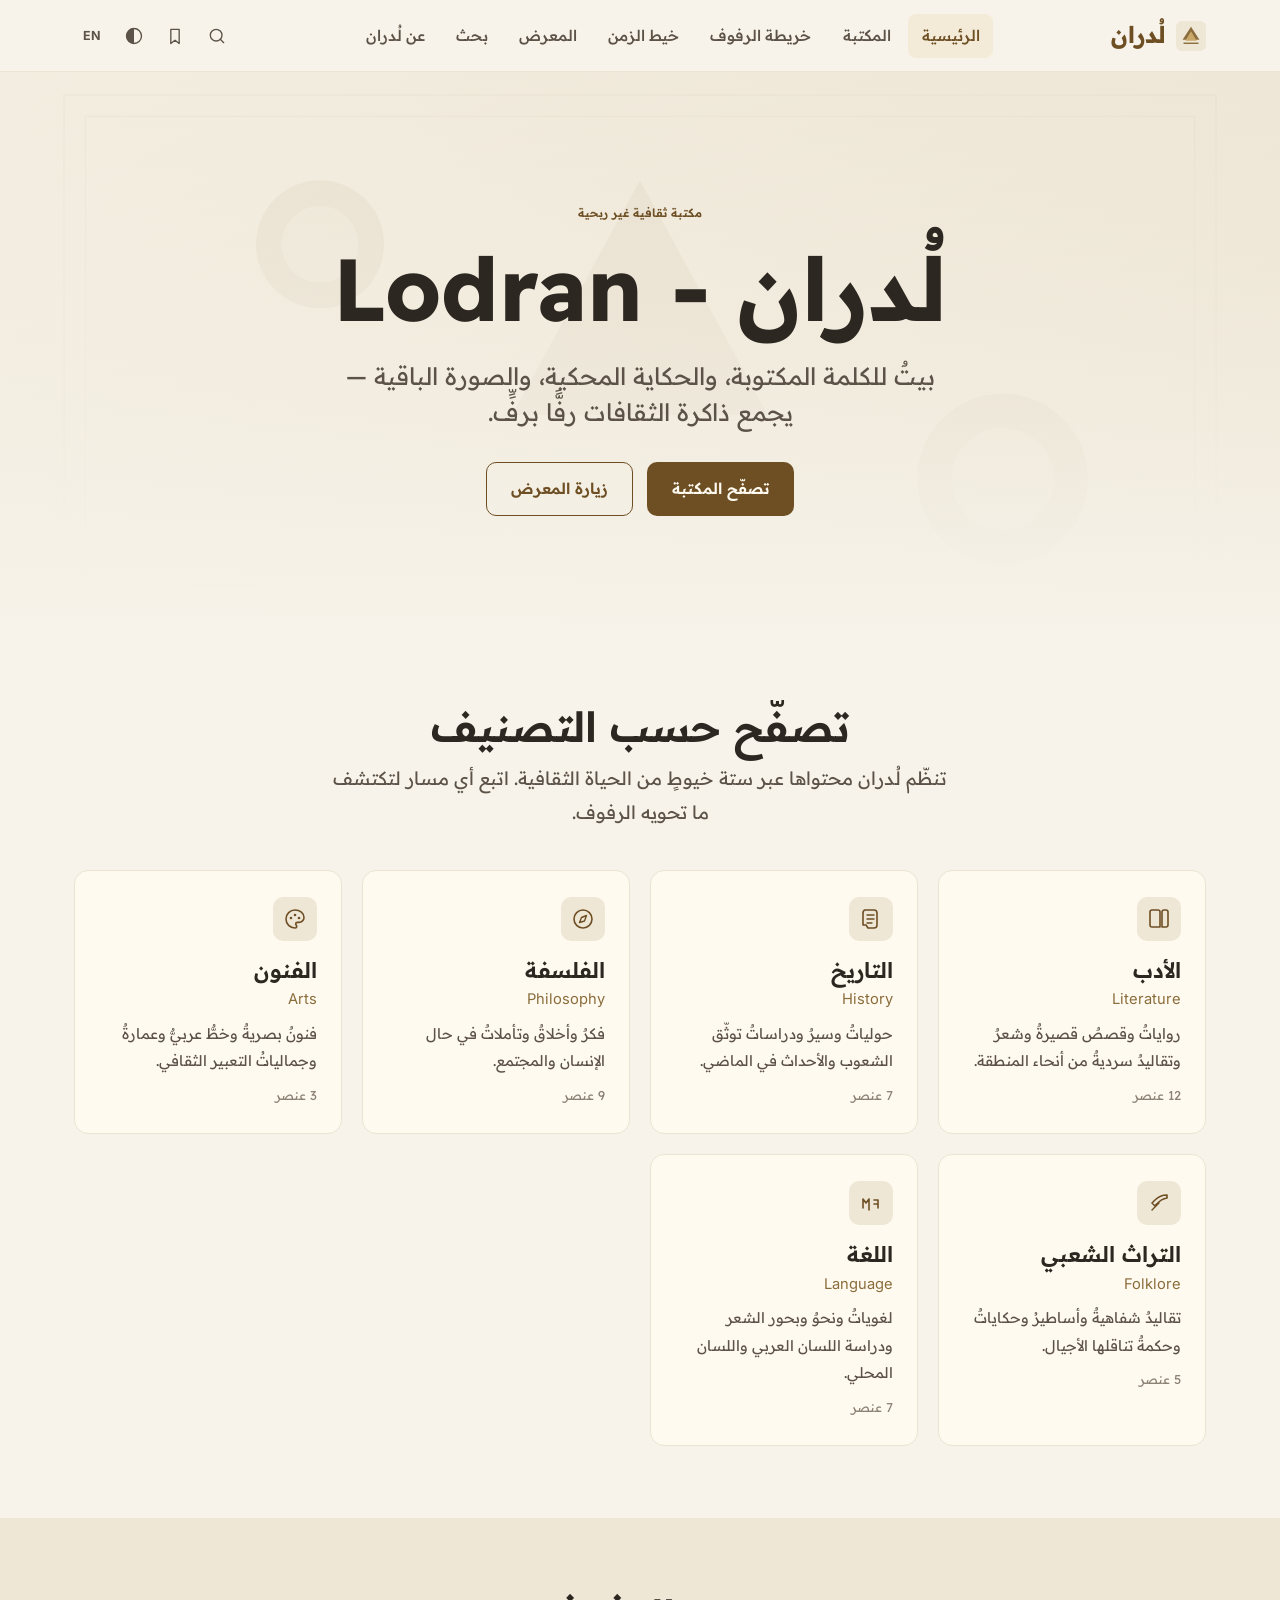
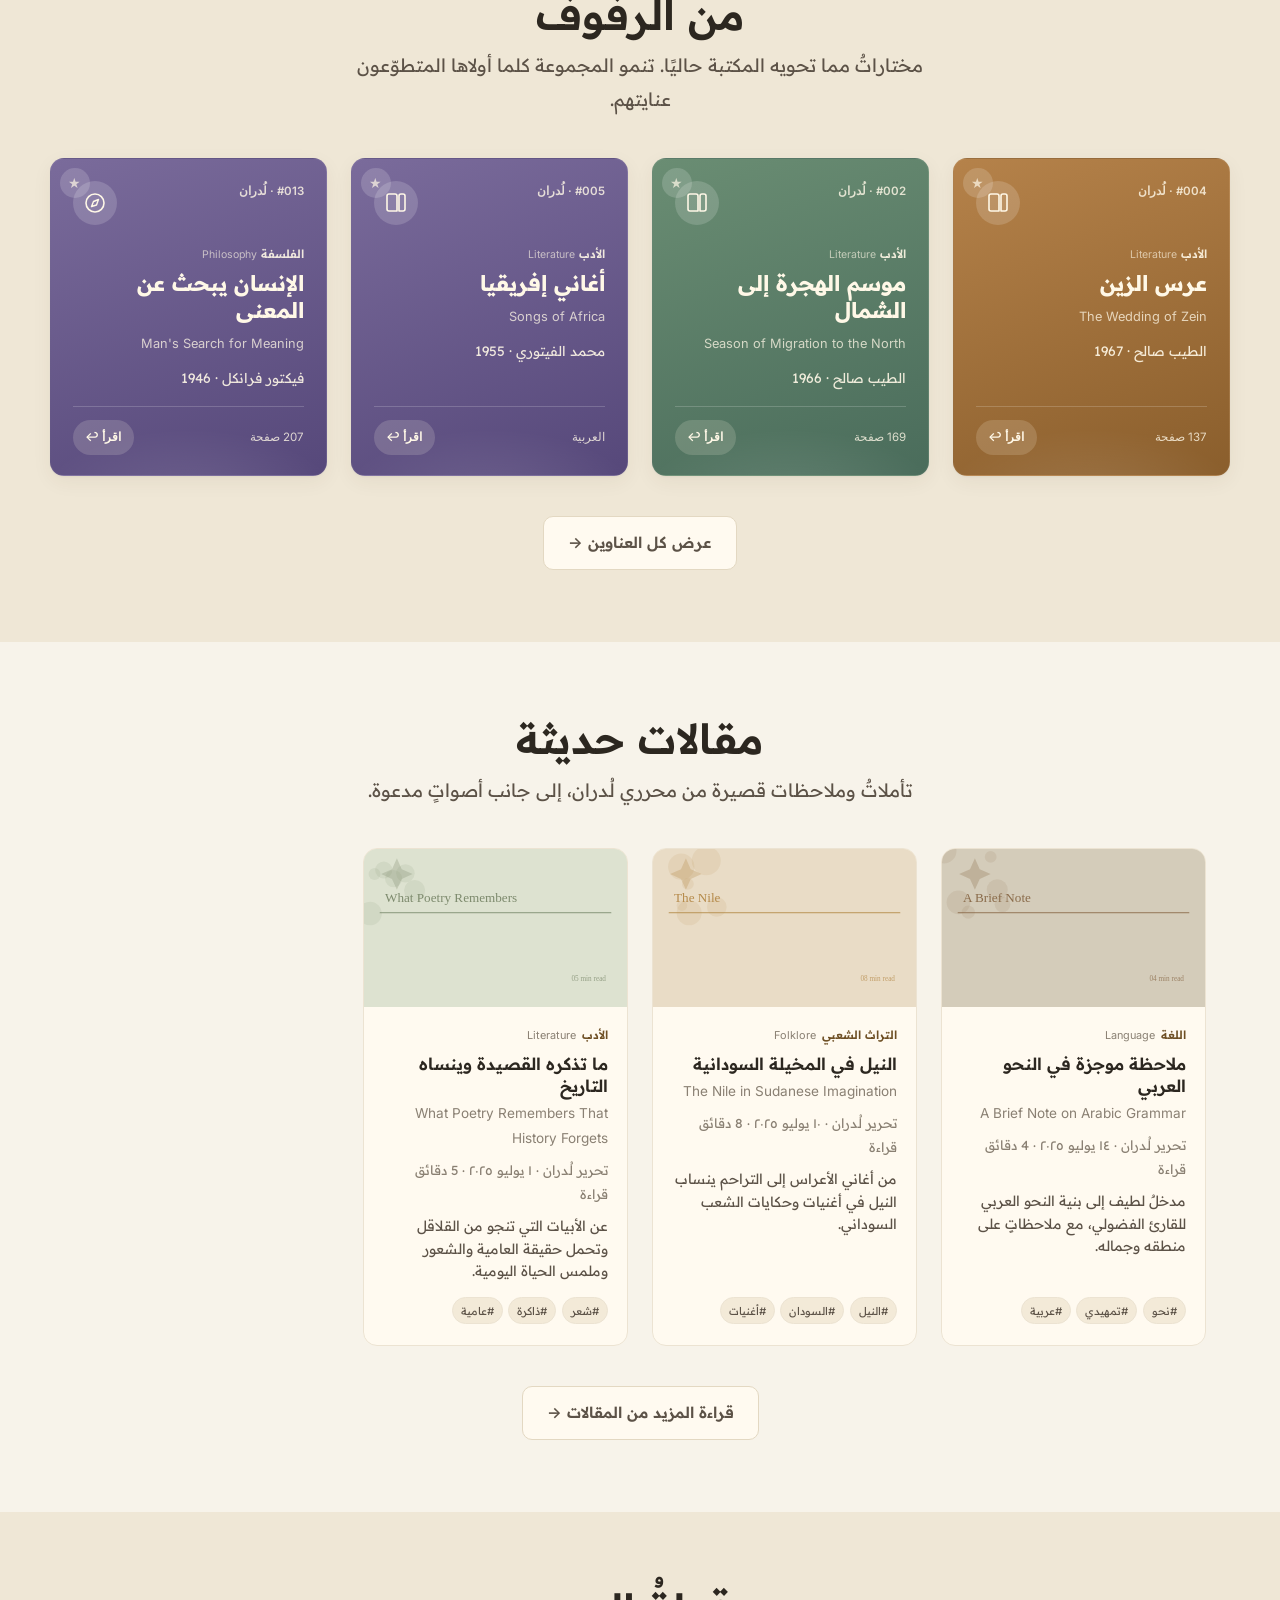
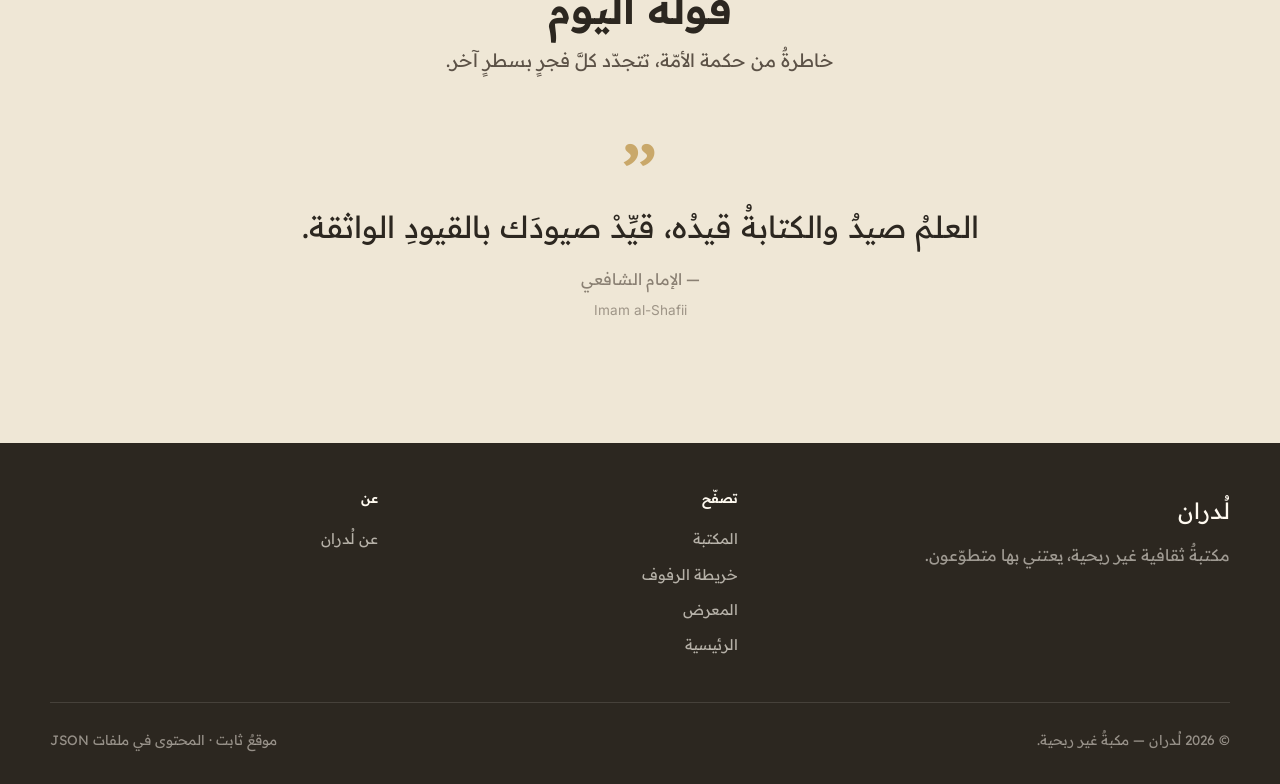
<file: index.html>
<!DOCTYPE html>
<html lang="ar" dir="rtl">
<head>
<meta charset="UTF-8">
<meta name="viewport" content="width=device-width, initial-scale=1.0">
<title>لُدران — مكتبة ثقافية</title>
<meta name="description" content="لُدران مكتبة ثقافية غير ربحية ومركز يجمع الكتب والمقالات والصور عبر الأدب والتاريخ والفلسفة والفنون والتراث الشعبي واللغة.">
<link rel="icon" href="assets/images/logo.svg" type="image/svg+xml">
<link rel="manifest" href="manifest.webmanifest">
<link rel="stylesheet" href="css/style.css">
<link rel="preconnect" href="https://fonts.googleapis.com">
<link rel="preconnect" href="https://fonts.gstatic.com" crossorigin>
<link href="https://fonts.googleapis.com/css2?family=Inter:ital,opsz,wght@0,14..32,100..900;1,14..32,100..900&family=Readex+Pro:wght@160..700&display=swap" rel="stylesheet">
</head>
<body>
<header class="site-header" id="siteHeader"></header>
<main>
<section class="hero">
  <div class="hero-bg" style="background-image:url('assets/images/hero.svg')"></div>
  <div class="hero-content">
    <p class="hero-eyebrow">مكتبة ثقافية غير ربحية</p>
    <h1 class="hero-title">  لُدران - Lodran </h1>
    <p class="hero-sub">بيتٌ للكلمة المكتوبة، والحكاية المحكية، والصورة الباقية — يجمع ذاكرة الثقافات رفًّا برفٍّ.</p>
    <div class="hero-actions">
      <a href="library.html" class="btn btn-primary" data-i18n-ar="تصفّح المكتبة" data-i18n-en="Browse the library">تصفّح المكتبة</a>
      <a href="gallery.html" class="btn btn-ghost" data-i18n-ar="زيارة المعرض" data-i18n-en="Visit the gallery">زيارة المعرض</a>
    </div>
  </div>
</section>

<section class="section">
  <div class="section-head">
    <h2 class="section-title">تصفّح حسب التصنيف</h2>
    <p class="section-lede">تنظّم لُدران محتواها عبر ستة خيوطٍ من الحياة الثقافية. اتبع أي مسار لتكتشف ما تحويه الرفوف.</p>
  </div>
  <div class="category-grid" id="categoryGrid"></div>
</section>

<section class="section section-alt">
  <div class="section-head">
    <h2 class="section-title">من الرفوف</h2>
    <p class="section-lede">مختاراتٌ مما تحويه المكتبة حاليًا. تنمو المجموعة كلما أولاها المتطوّعون عنايتهم.</p>
  </div>
  <div class="card-grid" id="featuredGrid"></div>
  <div class="section-foot">
    <a href="library.html" class="btn btn-soft">عرض كل العناوين →</a>
  </div>
</section>

<section class="section">
  <div class="section-head">
    <h2 class="section-title">مقالات حديثة</h2>
    <p class="section-lede">تأملاتٌ وملاحظات قصيرة من محرري لُدران، إلى جانب أصواتٍ مدعوة.</p>
  </div>
  <div class="card-grid" id="articleGrid"></div>
  <div class="section-foot">
    <a href="library.html#articles" class="btn btn-soft">قراءة المزيد من المقالات →</a>
  </div>
</section>

<section class="section section-alt" id="quoteOfDay">
  <div class="section-head">
    <h2 class="section-title">قولةُ اليوم</h2>
    <p class="section-lede">خاطرةٌ من حكمة الأمّة، تتجدّد كلَّ فجرٍ بسطرٍ آخر.</p>
  </div>
  <div class="quote-block" id="quoteBlock">
    <p class="quote-mark">”</p>
    <blockquote id="quoteText">…</blockquote>
    <p class="quote-attrib" id="quoteAttrib"></p>
    <p class="quote-attrib-en" id="quoteAttribEn"></p>
  </div>
</section>
</main>
<footer class="site-footer" id="siteFooter"></footer>
<script src="js/data.js"></script>
<script src="js/app.js"></script>
<script src="js/home.js"></script>
</body>
</html>
</file>
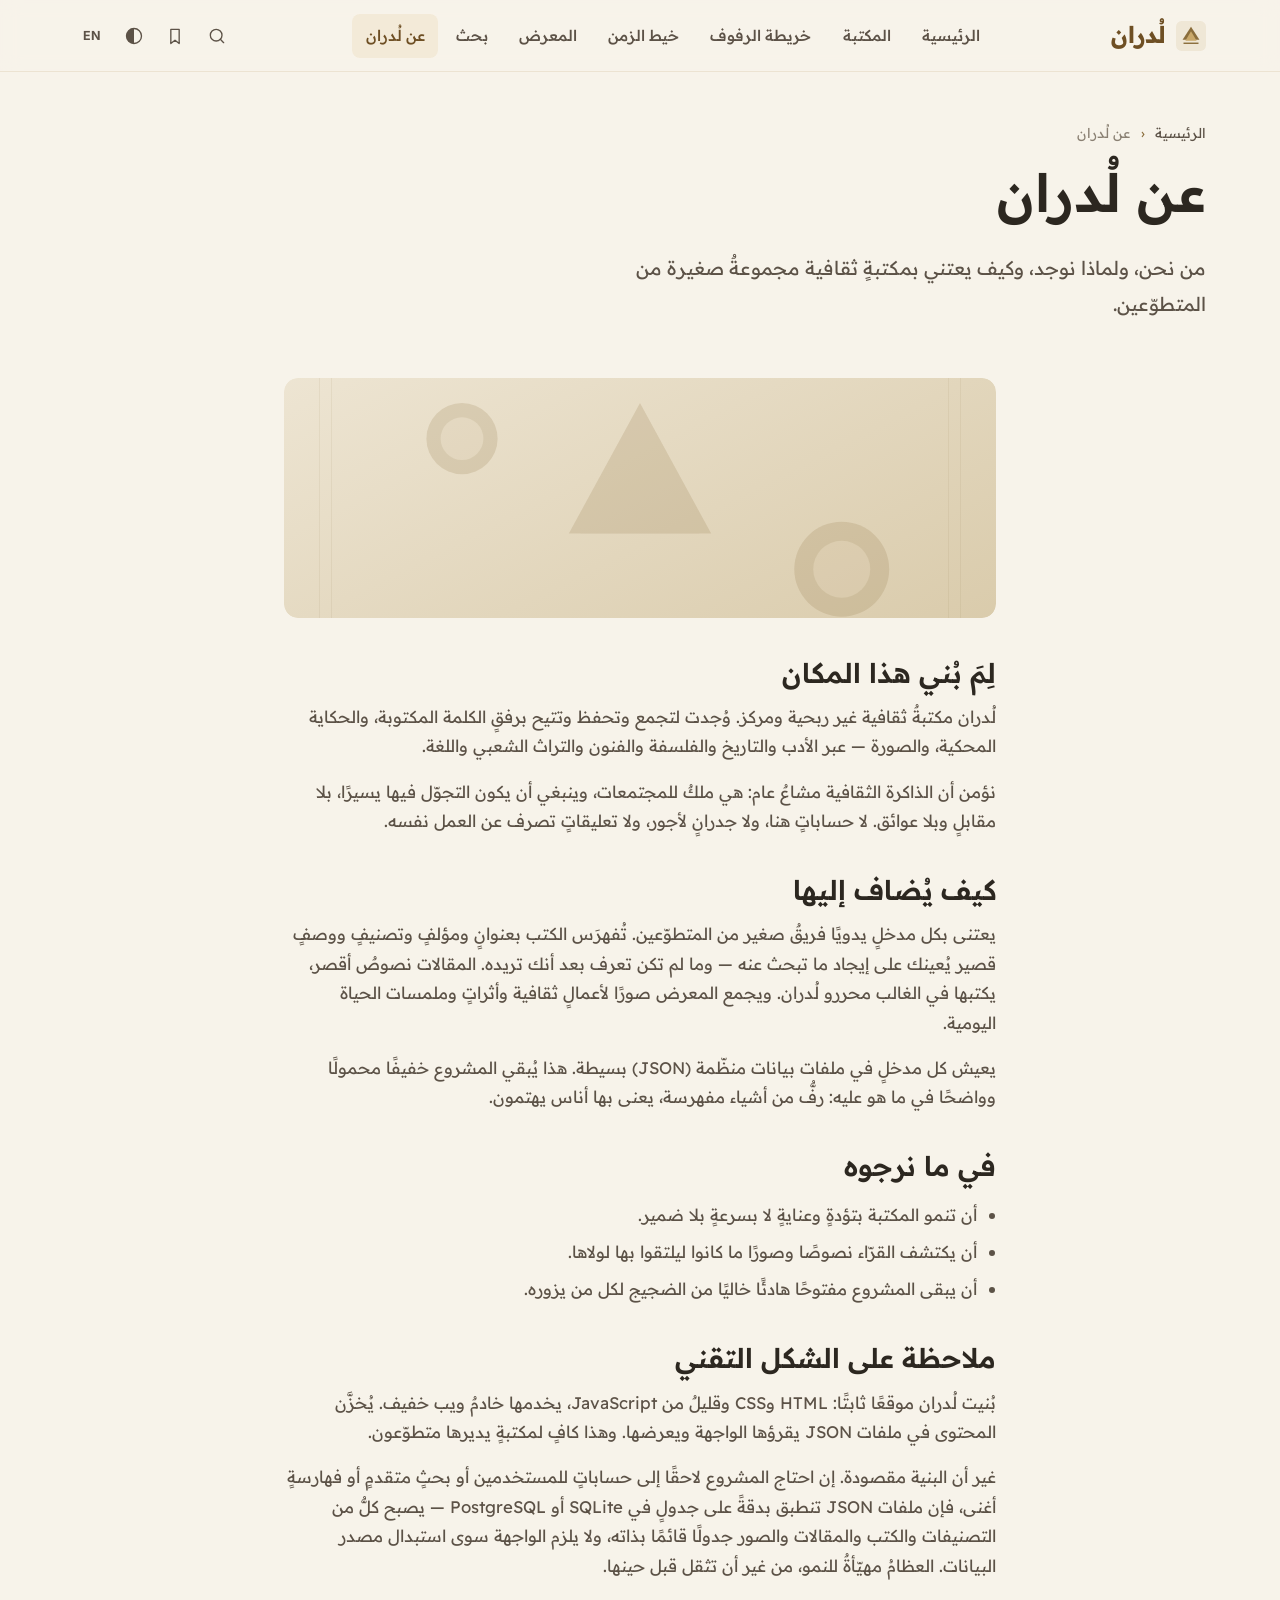
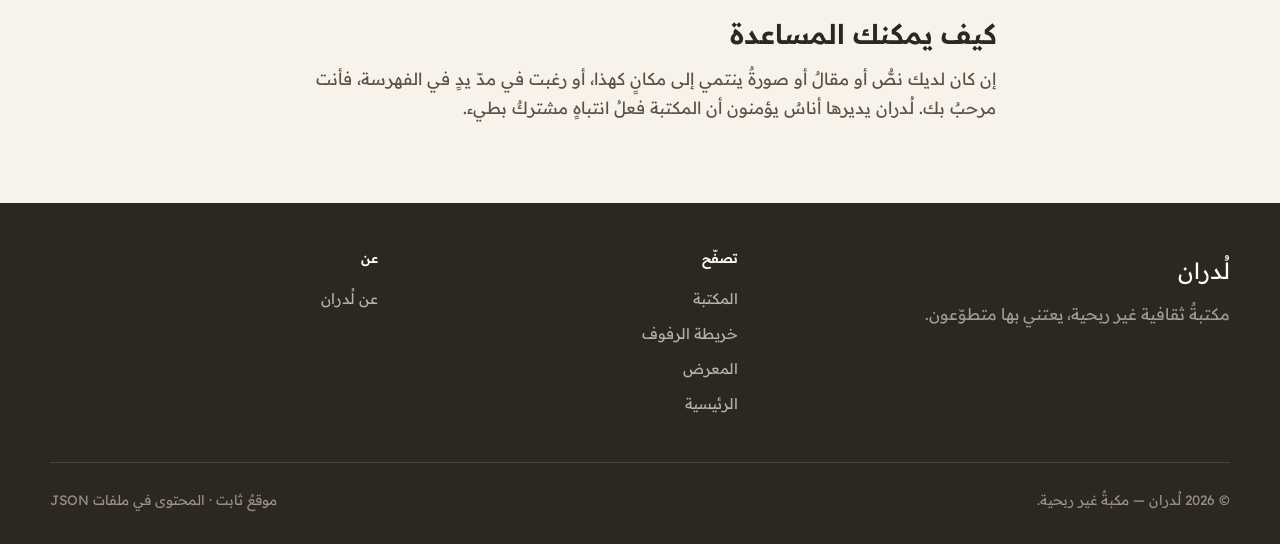
<file: about.html>
<!DOCTYPE html>
<html lang="ar" dir="rtl">
<head>
<meta charset="UTF-8">
<meta name="viewport" content="width=device-width, initial-scale=1.0">
<title>عن لُدران — لُدران</title>
<meta name="description" content="عن لُدران: مكتبةٌ ثقافية غير ربحية مكرّسةٌ للحفاظ على الذاكرة الثقافية ومشاركتها.">
<link rel="icon" href="assets/images/logo.svg" type="image/svg+xml">
<link rel="manifest" href="manifest.webmanifest">
<link rel="stylesheet" href="css/style.css">
<link rel="preconnect" href="https://fonts.googleapis.com">
<link rel="preconnect" href="https://fonts.gstatic.com" crossorigin>
<link href="https://fonts.googleapis.com/css2?family=Inter:ital,opsz,wght@0,14..32,100..900;1,14..32,100..900&family=Readex+Pro:wght@160..700&display=swap" rel="stylesheet">
</head>
<body>
<header class="site-header" id="siteHeader"></header>
<main>
<section class="page-head">
  <p class="breadcrumb"><a href="index.html">الرئيسية</a> <span>‹</span> عن لُدران</p>
  <h1 class="page-title">عن لُدران</h1>
  <p class="page-lede">من نحن، ولماذا نوجد، وكيف يعتني بمكتبةٍ ثقافية مجموعةٌ صغيرة من المتطوّعين.</p>
</section>

<section class="prose">
  <div class="about-hero">
    <div class="about-hero-bg" style="background-image:url('assets/images/hero.svg')"></div>
  </div>

  <h2>لِمَ بُني هذا المكان</h2>
  <p>لُدران مكتبةٌ ثقافية غير ربحية ومركز. وُجدت لتجمع وتحفظ وتتيح برفقٍ الكلمة المكتوبة، والحكاية المحكية، والصورة — عبر الأدب والتاريخ والفلسفة والفنون والتراث الشعبي واللغة.</p>
  <p>نؤمن أن الذاكرة الثقافية مشاعٌ عام: هي ملكٌ للمجتمعات، وينبغي أن يكون التجوّل فيها يسيرًا، بلا مقابلٍ وبلا عوائق. لا حساباتٍ هنا، ولا جدرانٍ لأجور، ولا تعليقاتٍ تصرف عن العمل نفسه.</p>

  <h2>كيف يُضاف إليها</h2>
  <p>يعتنى بكل مدخلٍ يدويًا فريقٌ صغير من المتطوّعين. تُفهرَس الكتب بعنوانٍ ومؤلفٍ وتصنيفٍ ووصفٍ قصير يُعينك على إيجاد ما تبحث عنه — وما لم تكن تعرف بعد أنك تريده. المقالات نصوصٌ أقصر، يكتبها في الغالب محررو لُدران. ويجمع المعرض صورًا لأعمالٍ ثقافية وأثراتٍ وملمسات الحياة اليومية.</p>
  <p>يعيش كل مدخلٍ في ملفات بيانات منظّمة (JSON) بسيطة. هذا يُبقي المشروع خفيفًا محمولًا وواضحًا في ما هو عليه: رفٌّ من أشياء مفهرسة، يعنى بها أناس يهتمون.</p>

  <h2>في ما نرجوه</h2>
  <ul>
    <li>أن تنمو المكتبة بتؤدةٍ وعنايةٍ لا بسرعةٍ بلا ضمير.</li>
    <li>أن يكتشف القرّاء نصوصًا وصورًا ما كانوا ليلتقوا بها لولاها.</li>
    <li>أن يبقى المشروع مفتوحًا هادئًا خاليًا من الضجيج لكل من يزوره.</li>
  </ul>

  <h2>ملاحظة على الشكل التقني</h2>
  <p>بُنيت لُدران موقعًا ثابتًا: HTML وCSS وقليلٌ من JavaScript، يخدمها خادمٌ ويب خفيف. يُخزَّن المحتوى في ملفات JSON يقرؤها الواجهة ويعرضها. وهذا كافٍ لمكتبةٍ يديرها متطوّعون.</p>
  <p>غير أن البنية مقصودة. إن احتاج المشروع لاحقًا إلى حساباتٍ للمستخدمين أو بحثٍ متقدمٍ أو فهارسةٍ أغنى، فإن ملفات JSON تنطبق بدقةً على جدولٍ في SQLite أو PostgreSQL — يصبح كلٌّ من التصنيفات والكتب والمقالات والصور جدولًا قائمًا بذاته، ولا يلزم الواجهة سوى استبدال مصدر البيانات. العظامُ مهيّأةٌ للنمو، من غير أن تثقل قبل حينها.</p>

  <h2>كيف يمكنك المساعدة</h2>
  <p>إن كان لديك نصٌّ أو مقالٌ أو صورةٌ ينتمي إلى مكانٍ كهذا، أو رغبت في مدّ يدٍ في الفهرسة، فأنت مرحبٌ بك. لُدران يديرها أناسٌ يؤمنون أن المكتبة فعلُ انتباهٍ مشتركٌ بطيء.</p>
</section>
</main>
<footer class="site-footer" id="siteFooter"></footer>
<script src="js/data.js"></script>
<script src="js/app.js"></script>
<script>document.addEventListener('DOMContentLoaded', function () { Lodran.initLayout(); });</script>
</body>
</html>
</file>
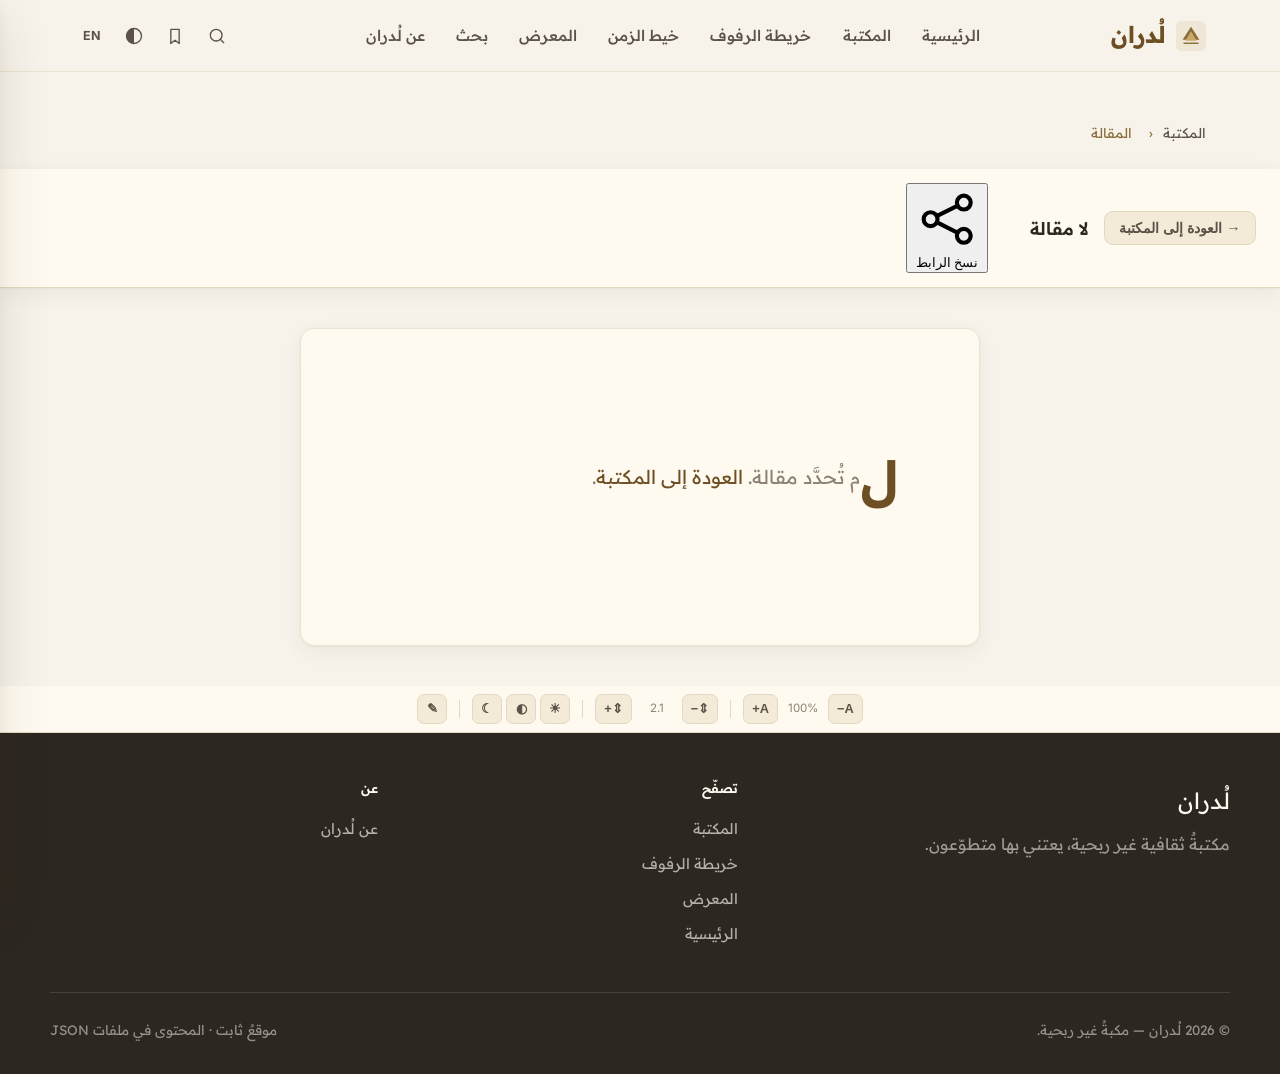
<file: article.html>
<!DOCTYPE html>
<html lang="ar" dir="rtl">
<head>
<meta charset="UTF-8">
<meta name="viewport" content="width=device-width, initial-scale=1.0">
<title>المقالة — لُدران</title>
<meta name="description" content="قراءة مقالةٍ من تحرير لُدران أو كتابٍ مدعوٍّ.">
<link rel="icon" href="assets/images/logo.svg" type="image/svg+xml">
<link rel="manifest" href="manifest.webmanifest">
<link rel="stylesheet" href="css/style.css">
<link rel="preconnect" href="https://fonts.googleapis.com">
<link rel="preconnect" href="https://fonts.gstatic.com" crossorigin>
<link href="https://fonts.googleapis.com/css2?family=Inter:ital,opsz,wght@0,14..32,100..900;1,14..32,100..900&family=Readex+Pro:wght@160..700&display=swap" rel="stylesheet">
</head>
<body>
<header class="site-header" id="siteHeader"></header>

<main>
<section class="page-head" style="padding-bottom:.5rem;">
  <p class="breadcrumb"><a href="library.html#articles">المكتبة</a> <span>‹</span> <span id="crumbArticle">المقالة</span></p>
</section>

<section class="article-page" id="articlePage" aria-label="مقالة">
  <div class="reader-bar">
    <button class="reader-back" id="articleBack" aria-label="العودة إلى المكتبة">→ العودة إلى المكتبة</button>
    <h1 class="reader-title" id="articleTitle">—</h1>
    <span class="reader-author" id="articleAuthor">—</span>
    <button class="reader-share" id="articleShare" data-share="article.html?id={id}" title="نسخ رابط المقالة" aria-label="نسخ الرابط">
      <svg viewBox="0 0 24 24" fill="none" xmlns="http://www.w3.org/2000/svg"><circle cx="6" cy="12" r="2.5" stroke="currentColor" stroke-width="1.5"/><circle cx="18" cy="6" r="2.5" stroke="currentColor" stroke-width="1.5"/><circle cx="18" cy="18" r="2.5" stroke="currentColor" stroke-width="1.5"/><path d="M8 11l8-4M8 13l8 4" stroke="currentColor" stroke-width="1.5"/></svg>
      <span>نسخ الرابط</span>
    </button>
  </div>

  <div class="reader-stage">
    <article class="reader-paper" id="articlePaper">
      <div class="reader-loading">يُحمّل المقالة…</div>
    </article>
  </div>

  <div class="reader-toolbar">
    <div class="reader-toolbar-group">
      <button class="reader-tool" id="fontMinus" title="خطّ أصغر">A−</button>
      <span class="reader-tool-label" id="fontSizeLabel">100%</span>
      <button class="reader-tool" id="fontPlus" title="خطّ أكبر">A+</button>
    </div>
    <div class="reader-toolbar-divider"></div>
    <div class="reader-toolbar-group">
      <button class="reader-tool" id="lhMinus" title="تباعد أصغر">⇕−</button>
      <span class="reader-tool-label" id="lhLabel">2.1</span>
      <button class="reader-tool" id="lhPlus" title="تباعد أكبر">⇕+</button>
    </div>
    <div class="reader-toolbar-divider"></div>
    <div class="reader-toolbar-group">
      <button class="reader-tool reader-theme-light" data-set-theme="light" title="نهاري">☀</button>
      <button class="reader-tool reader-theme-sepia" data-set-theme="sepia" title="ورقي">◐</button>
      <button class="reader-tool reader-theme-night" data-set-theme="night" title="ليلي">☾</button>
    </div>
    <div class="reader-toolbar-divider"></div>
    <button class="reader-tool reader-notes-toggle" id="articleNotesToggle" title="ملاحظات">✎ <span class="reader-notes-badge hidden" id="readerNotesBadge">0</span></button>
  </div>

  <aside class="reader-notes" id="readerNotesPanel" aria-hidden="true">
    <div class="reader-notes-head">
      <h3>ملاحظاتي</h3>
      <button class="reader-notes-close" id="readerNotesClose" aria-label="إغلاق">&times;</button>
    </div>
    <div class="reader-notes-new">
      <textarea id="readerNoteNew" rows="3" placeholder="أضف ملاحظةً على هذه المقالة…"></textarea>
      <button class="reader-btn reader-btn-block" id="readerNoteSave">حفظ الملاحظة</button>
    </div>
    <div class="reader-notes-list" id="readerNotesList"></div>
  </aside>
</section>

<section class="section section-alt" id="relatedSection" aria-label="مرتبط بهذا الموضوع" hidden>
  <div class="section-head">
    <h2 class="section-title">مرتبط بهذا الموضوع</h2>
    <p class="section-lede">مقالاتٌ وكتبٌ قريبةٌ من هذه المقالة — في التصنيف والوسوم والزمن.</p>
  </div>
  <div class="card-grid" id="relatedGrid"></div>
</section>
</main>

<footer class="site-footer" id="siteFooter"></footer>
<script src="js/data.js"></script>
<script src="js/app.js"></script>
<script src="js/article.js"></script>
</body>
</html>
</file>
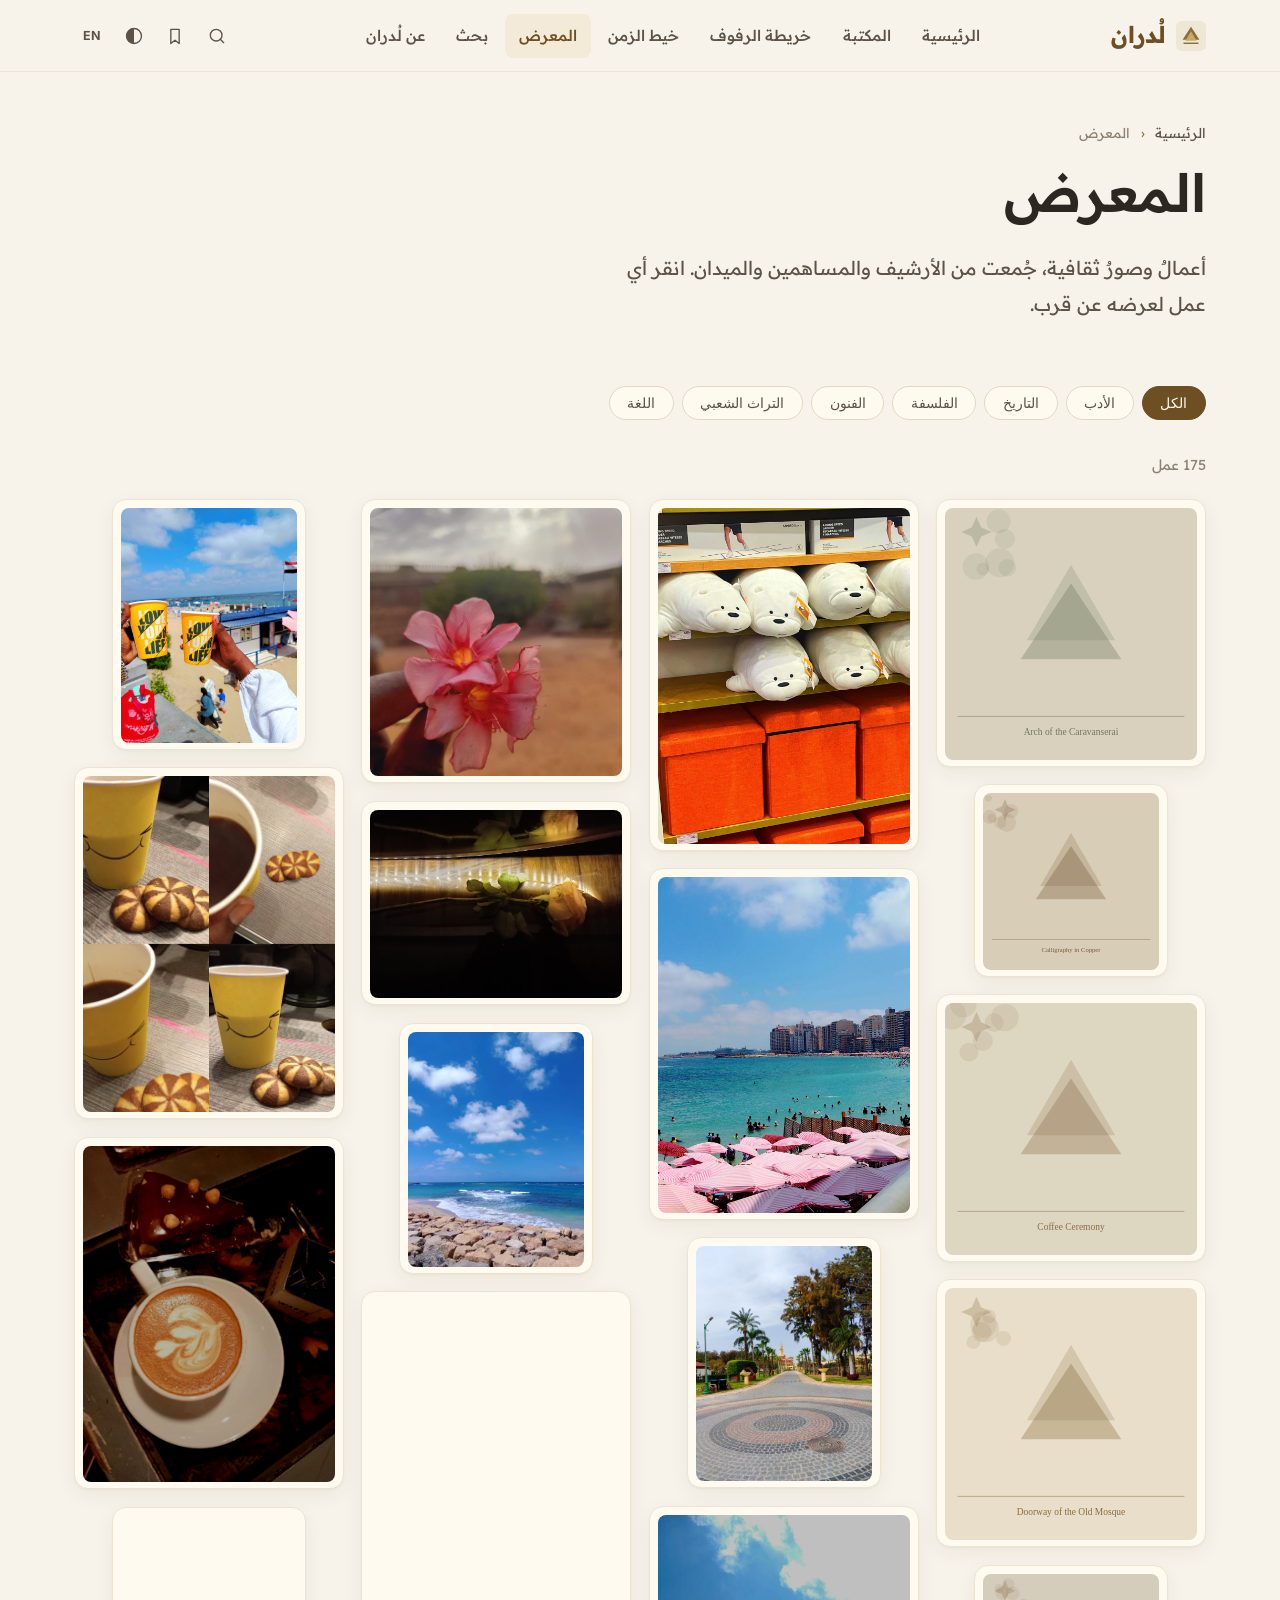
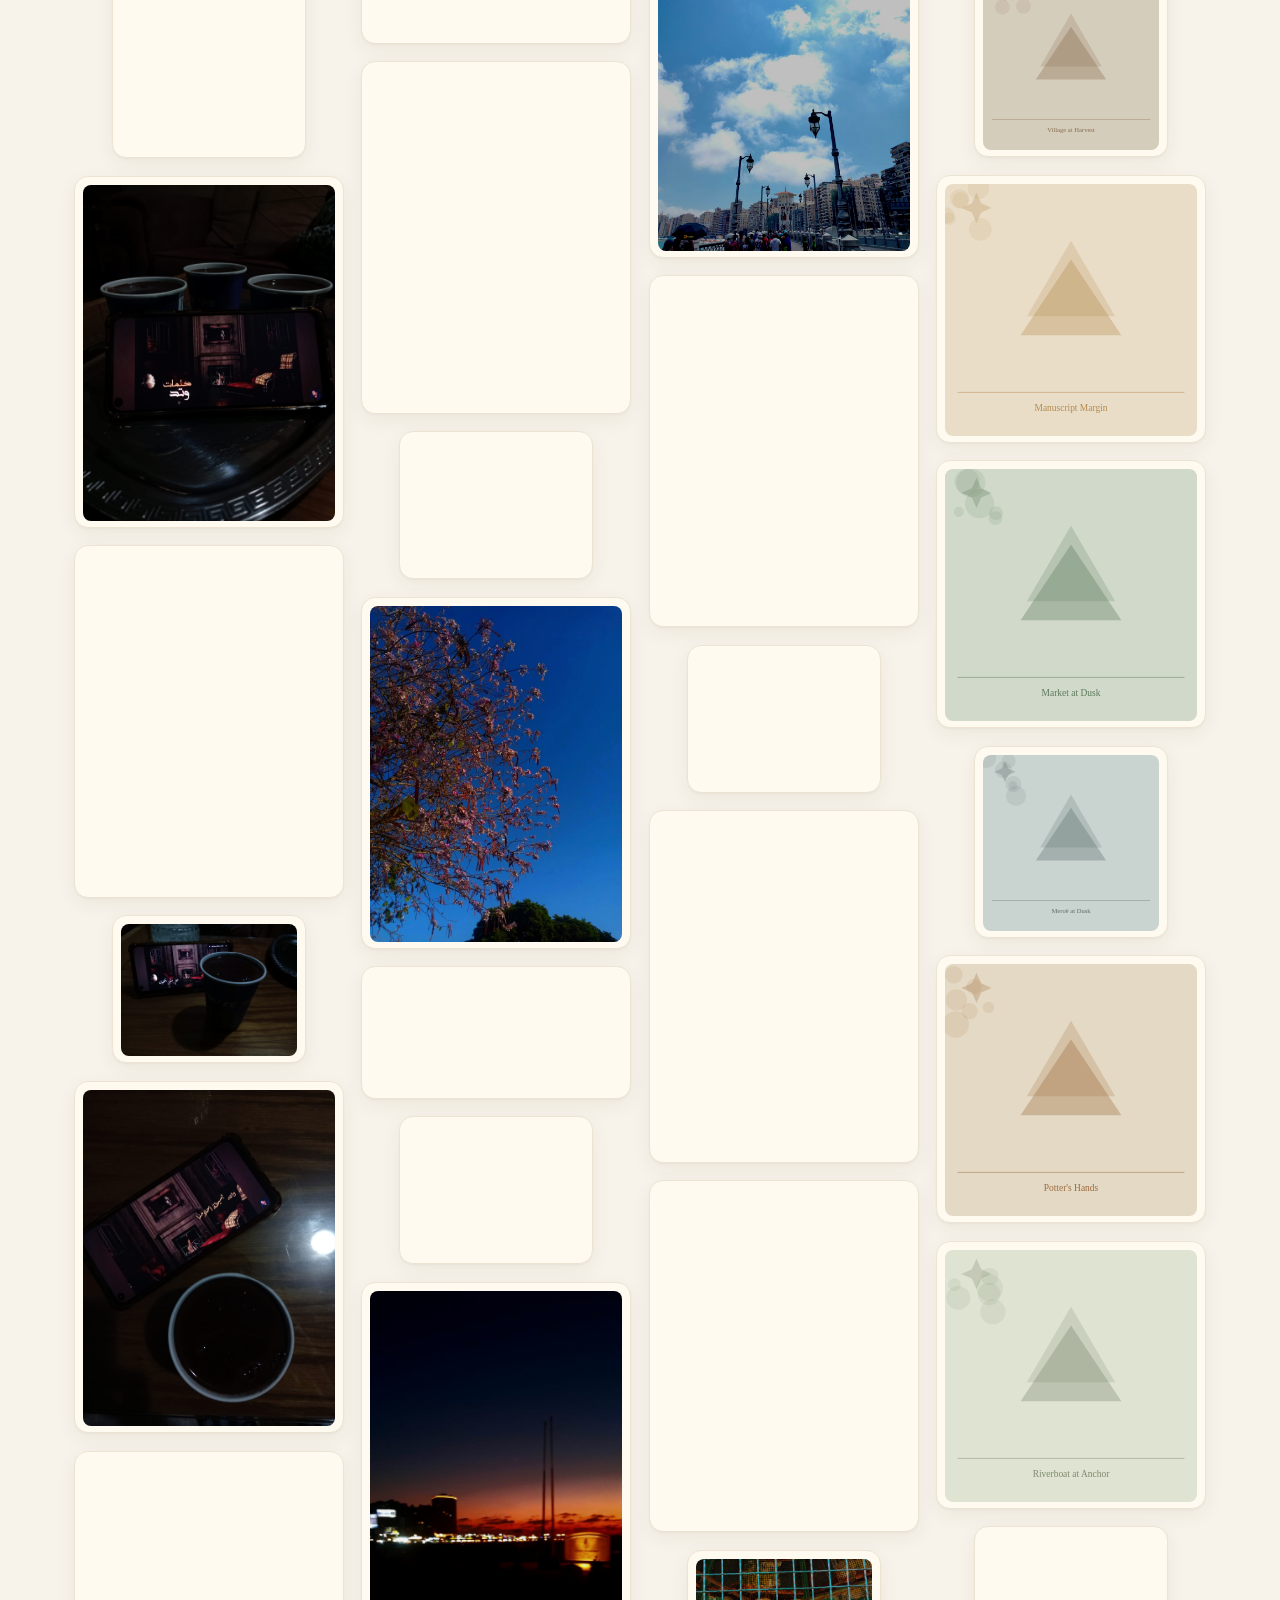
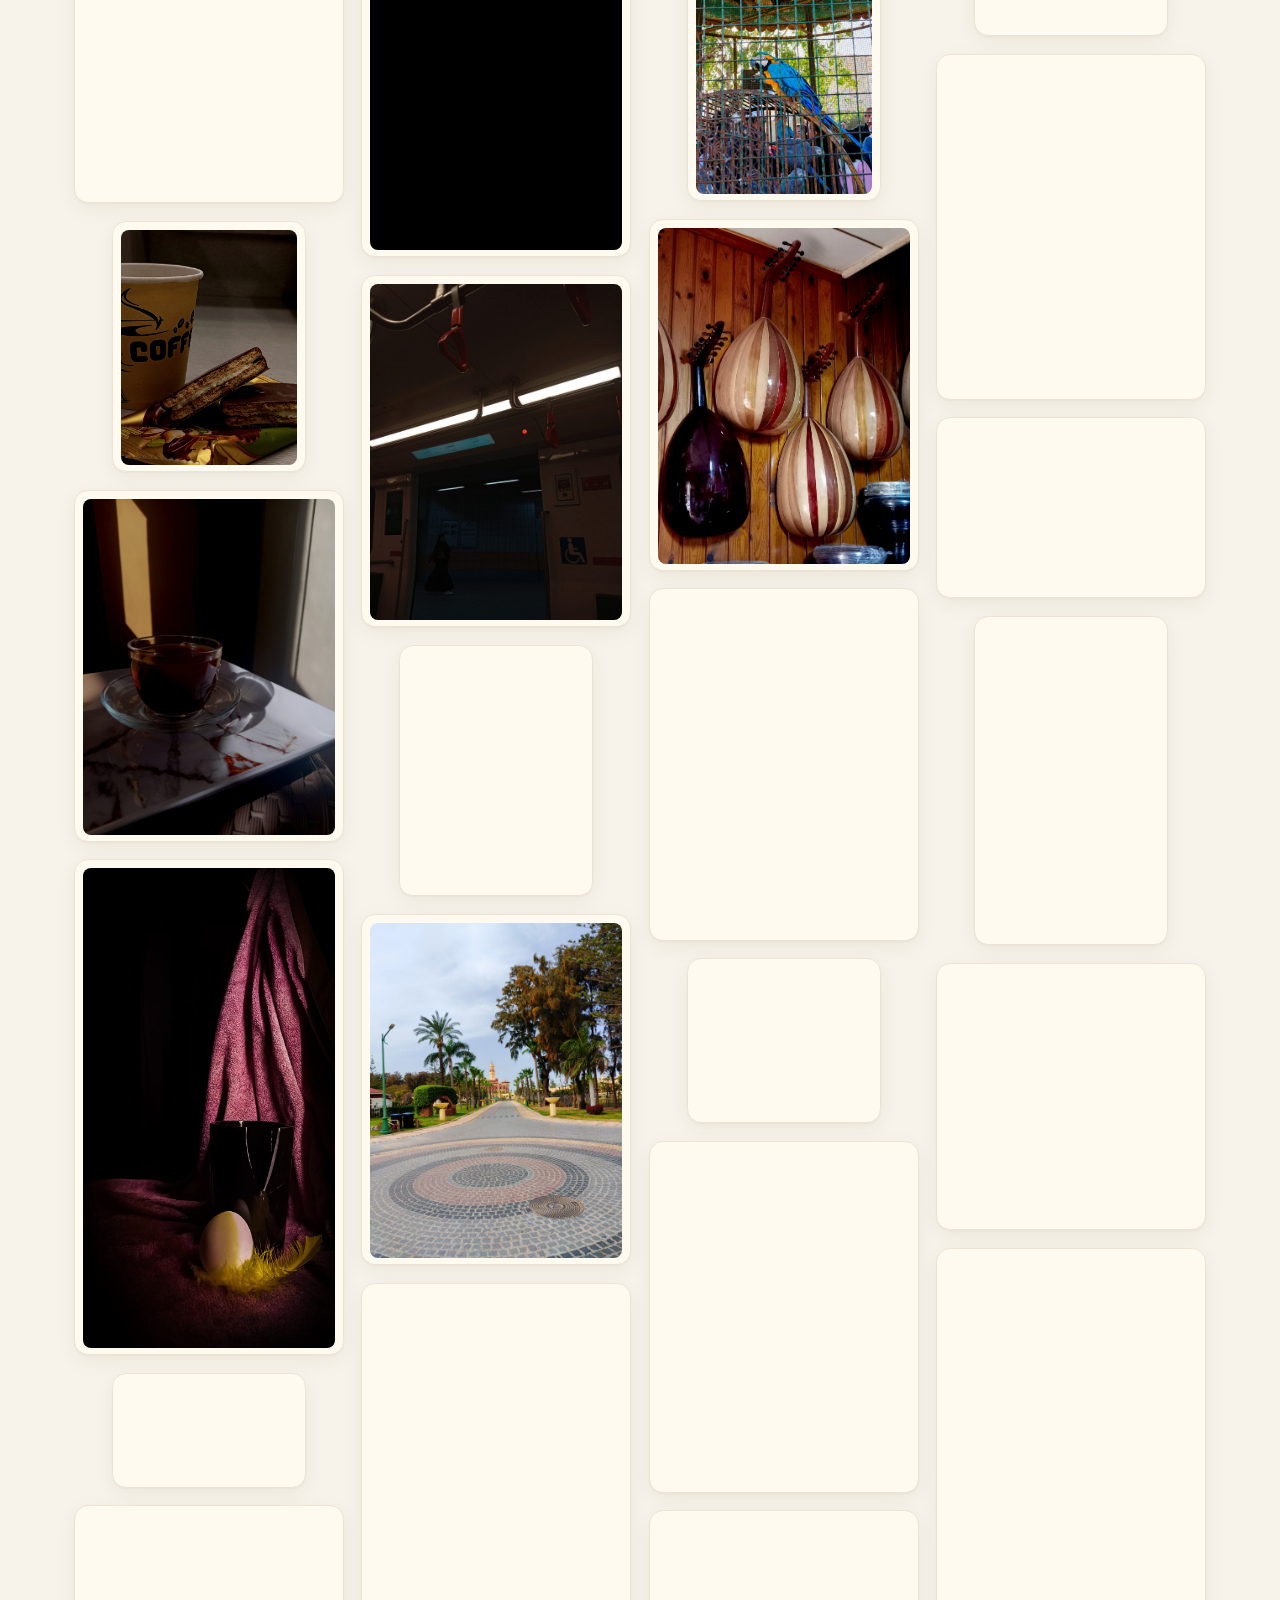
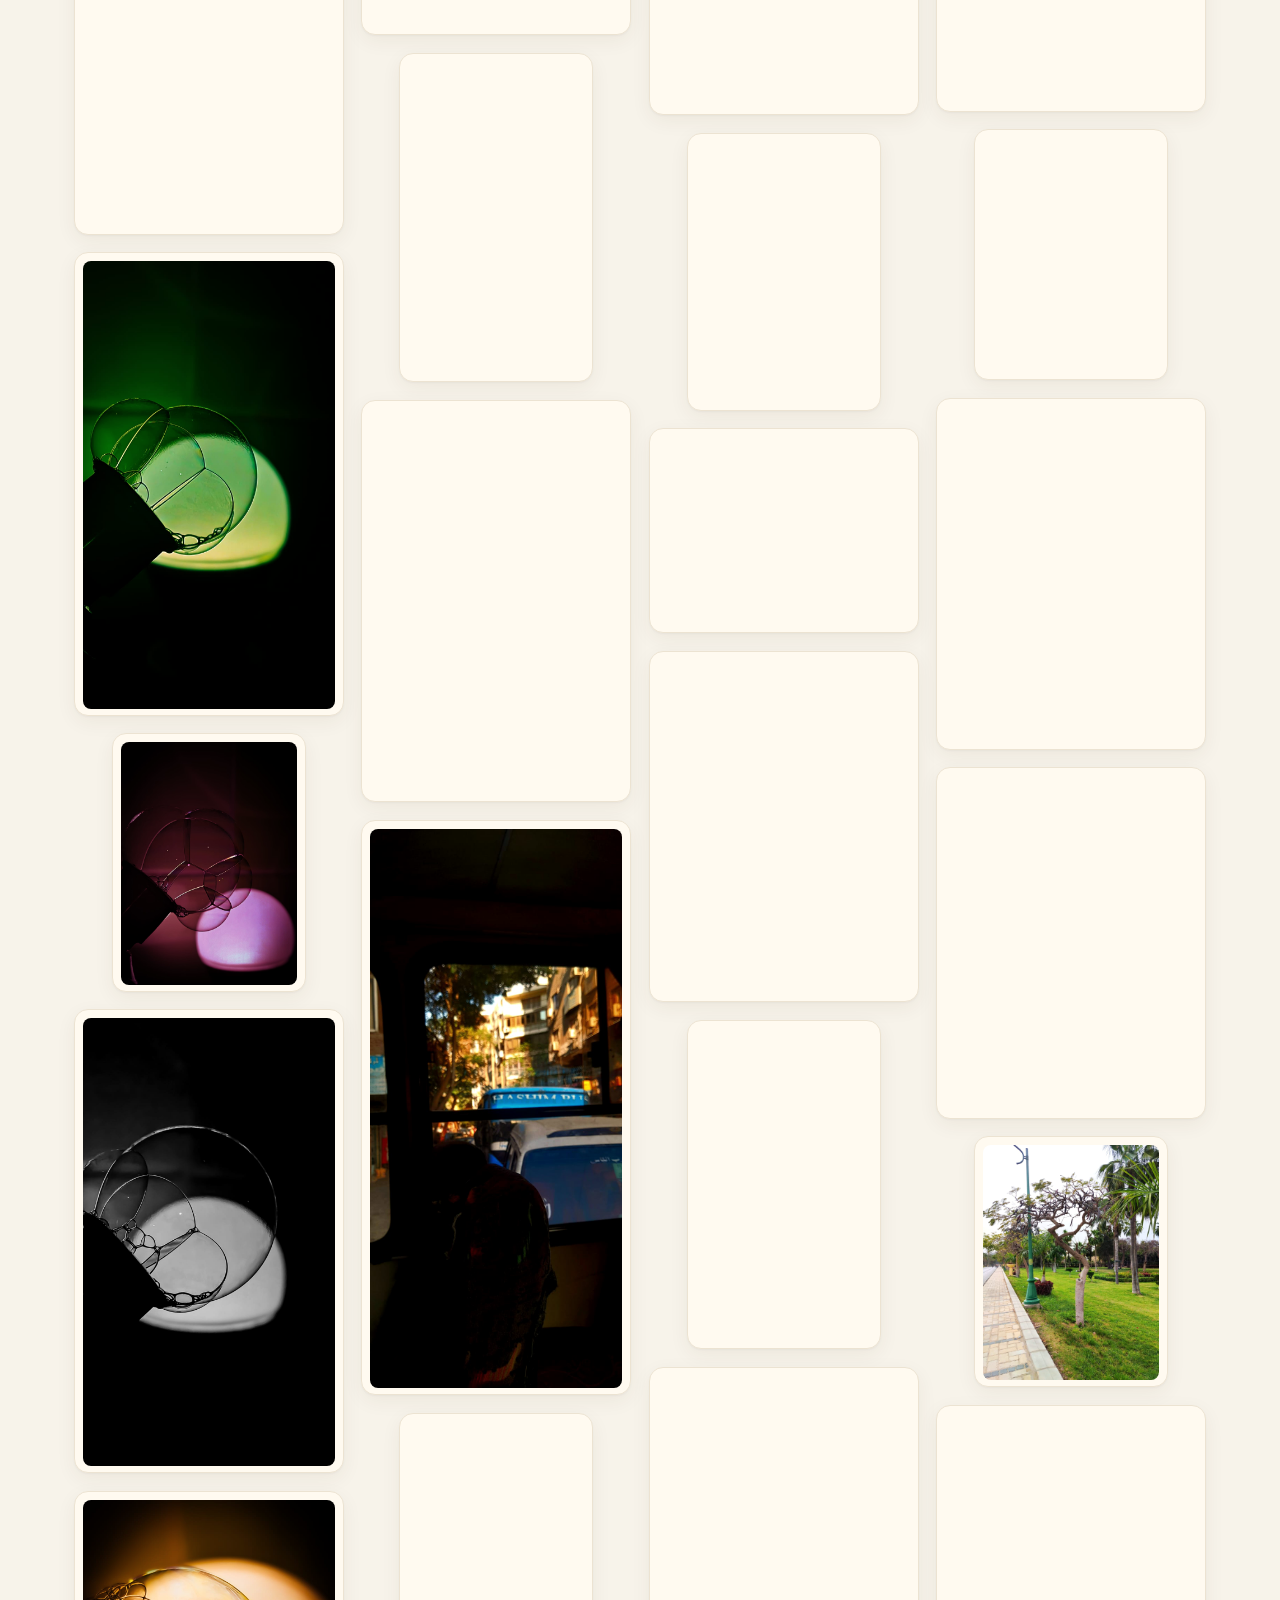
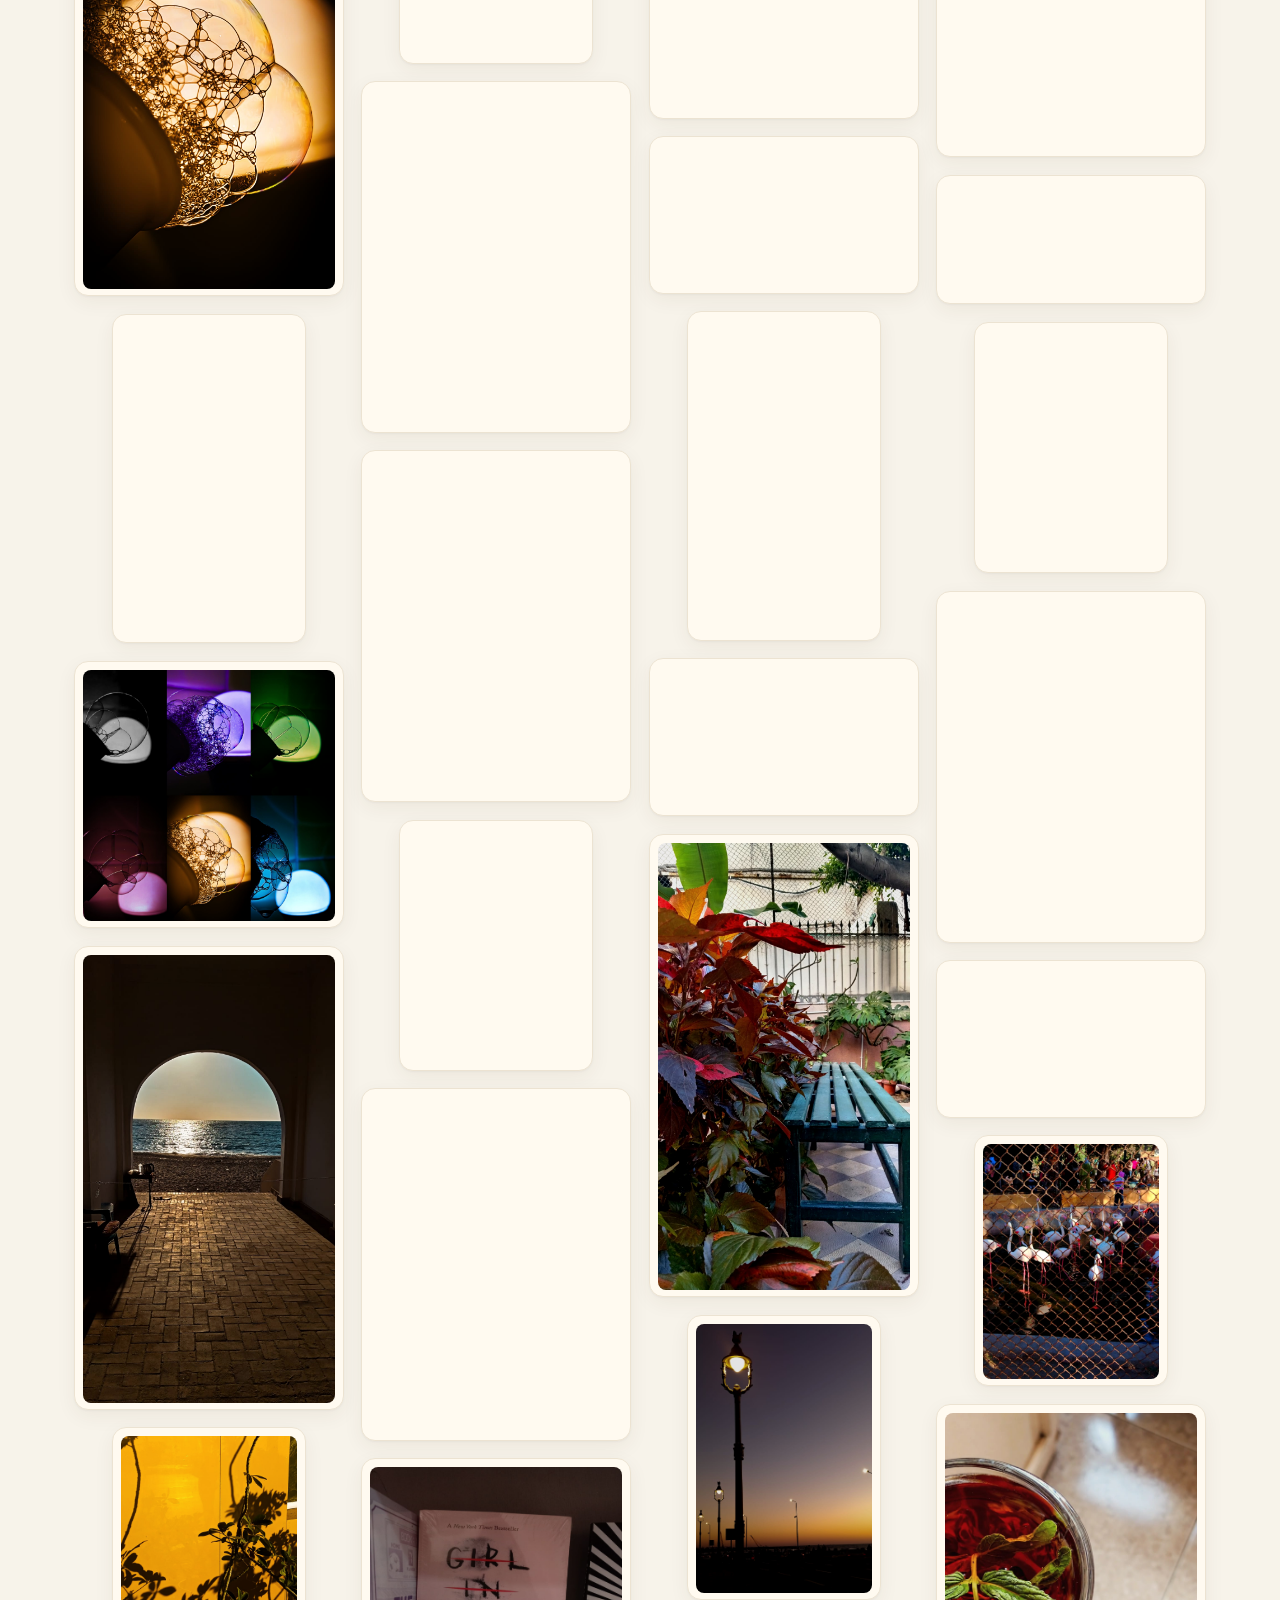
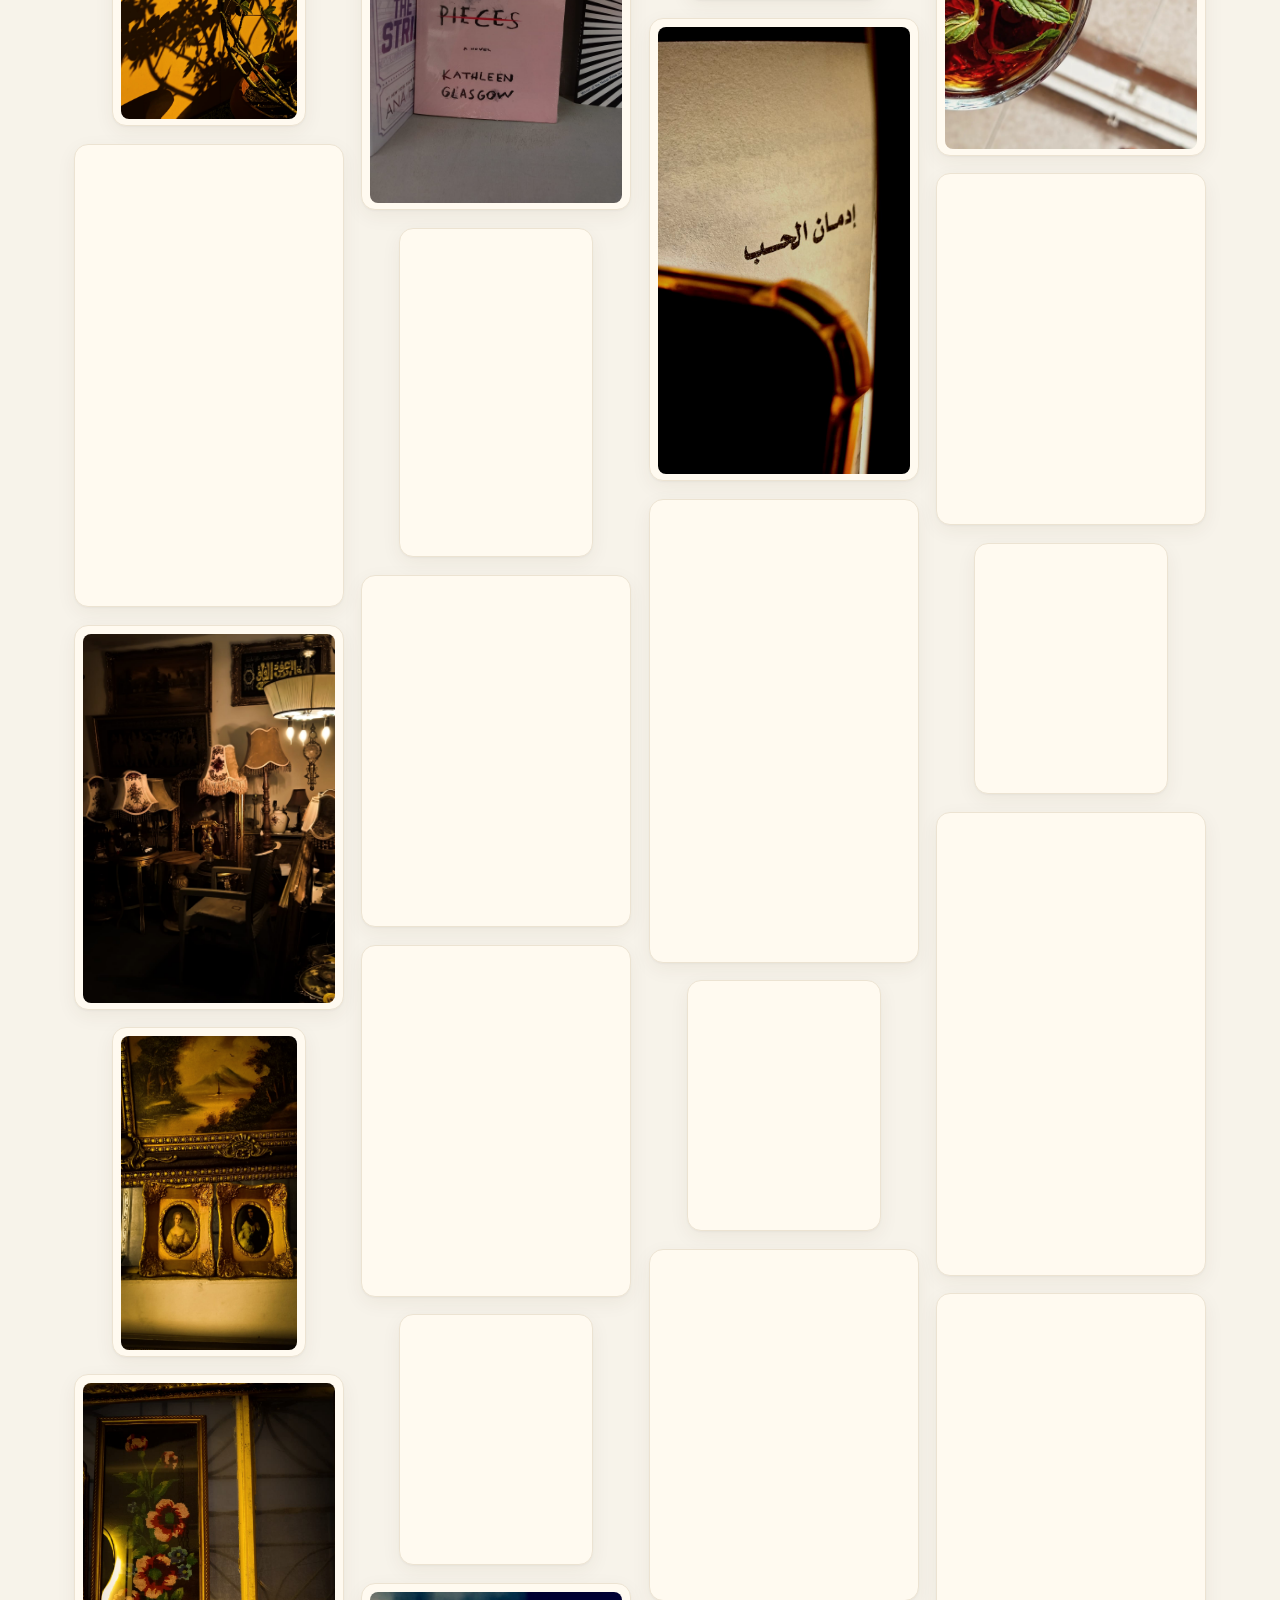
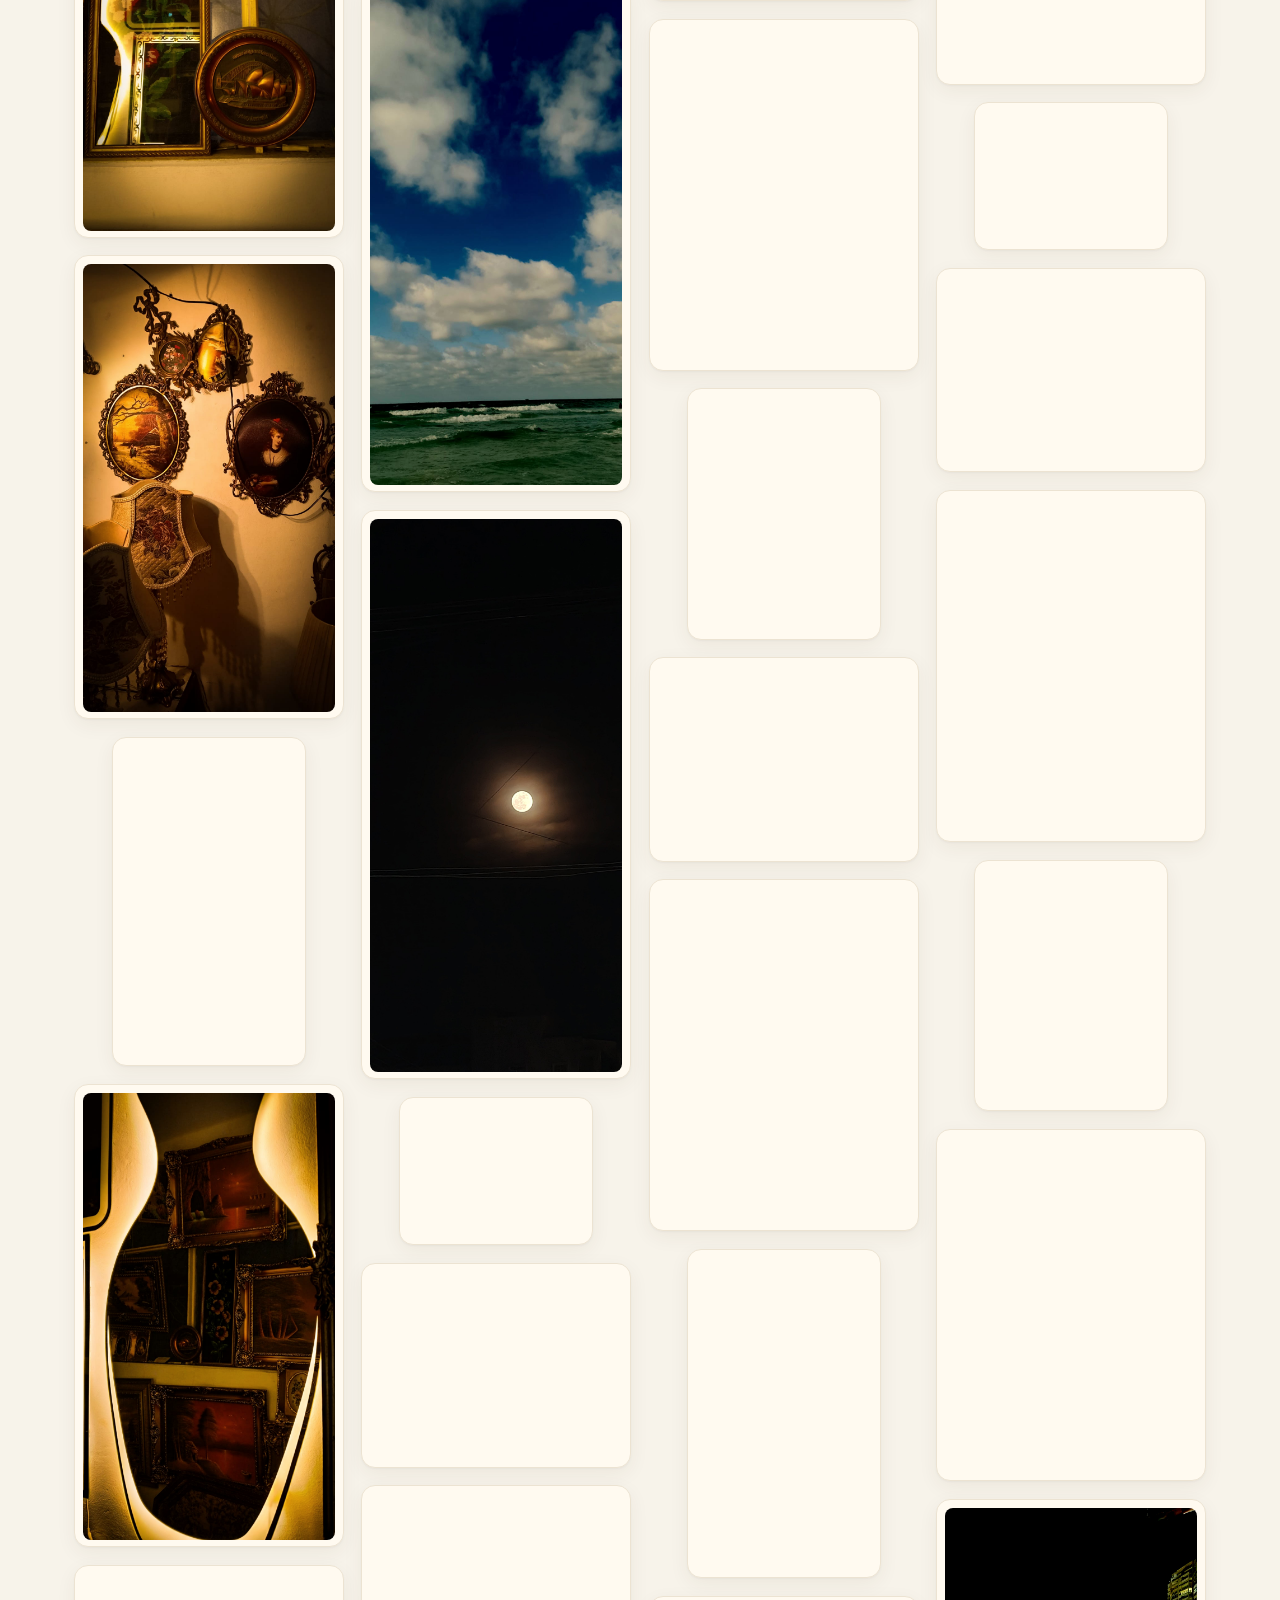
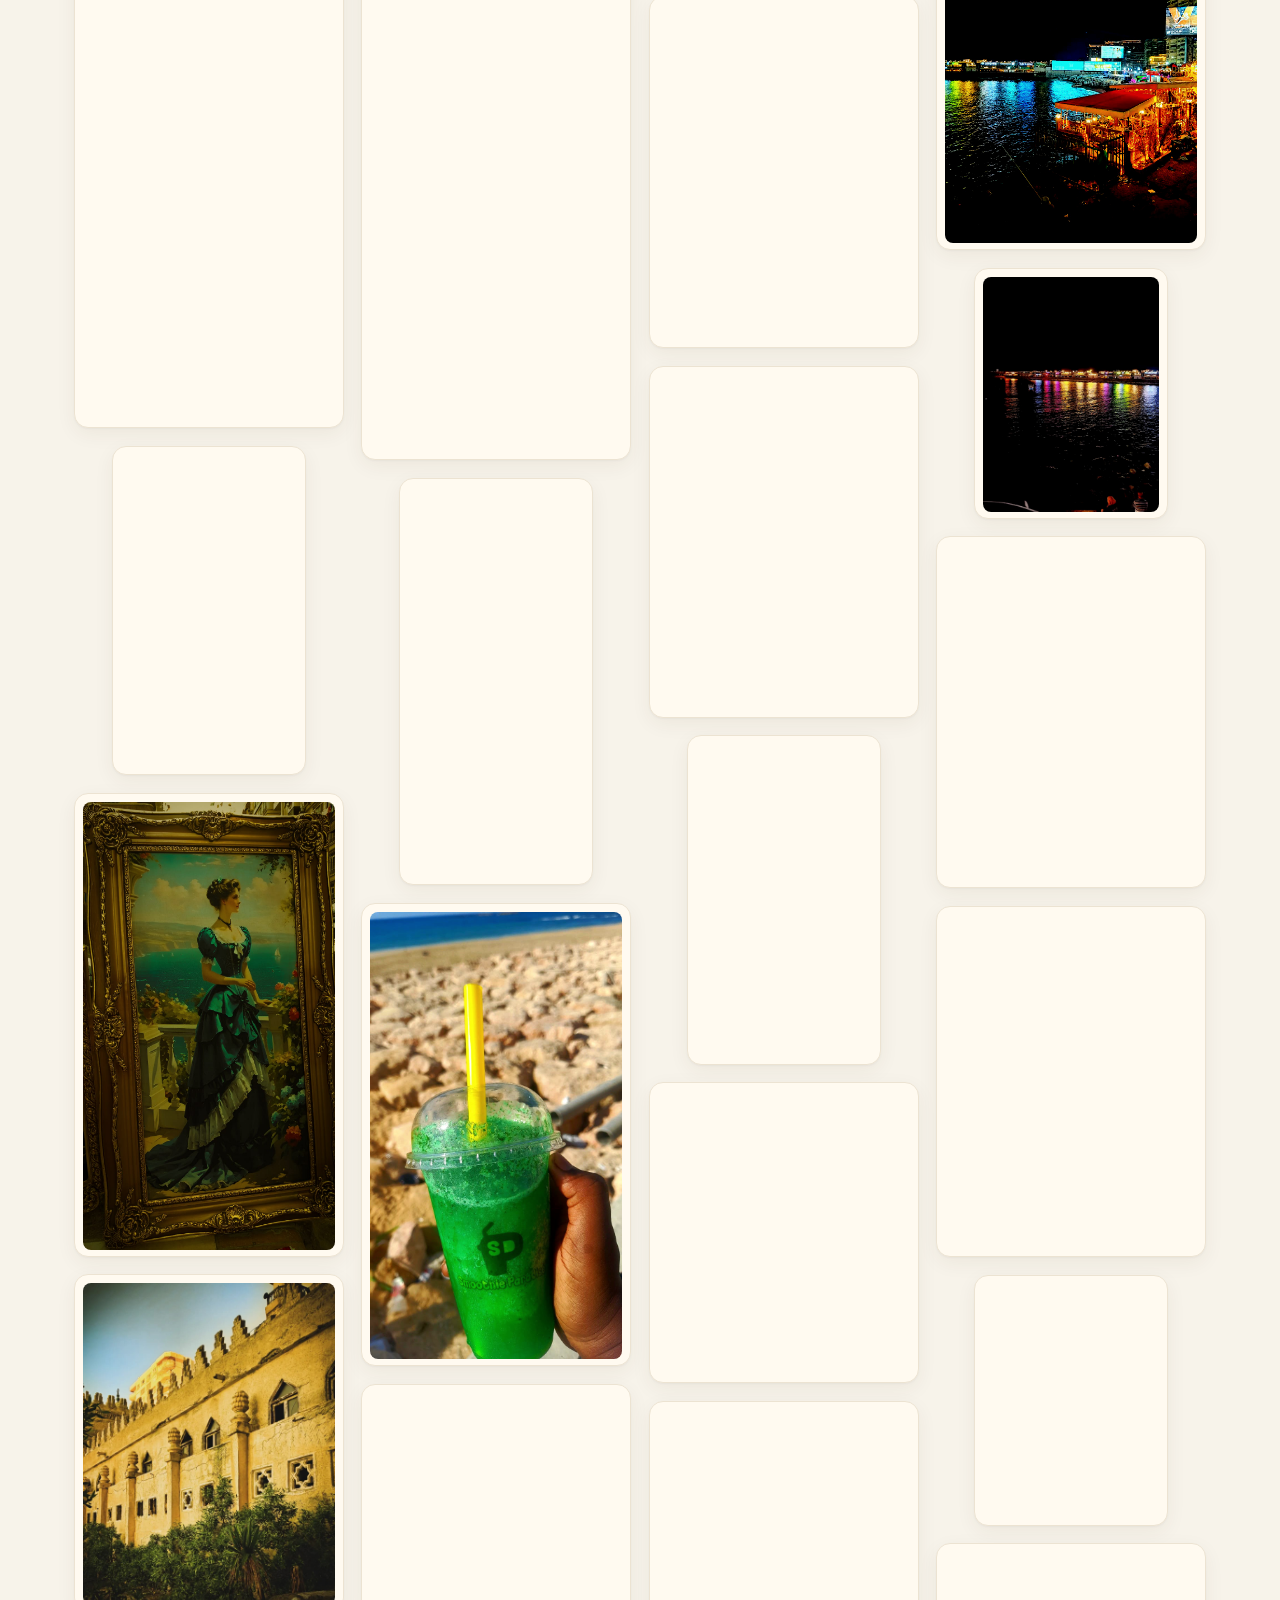
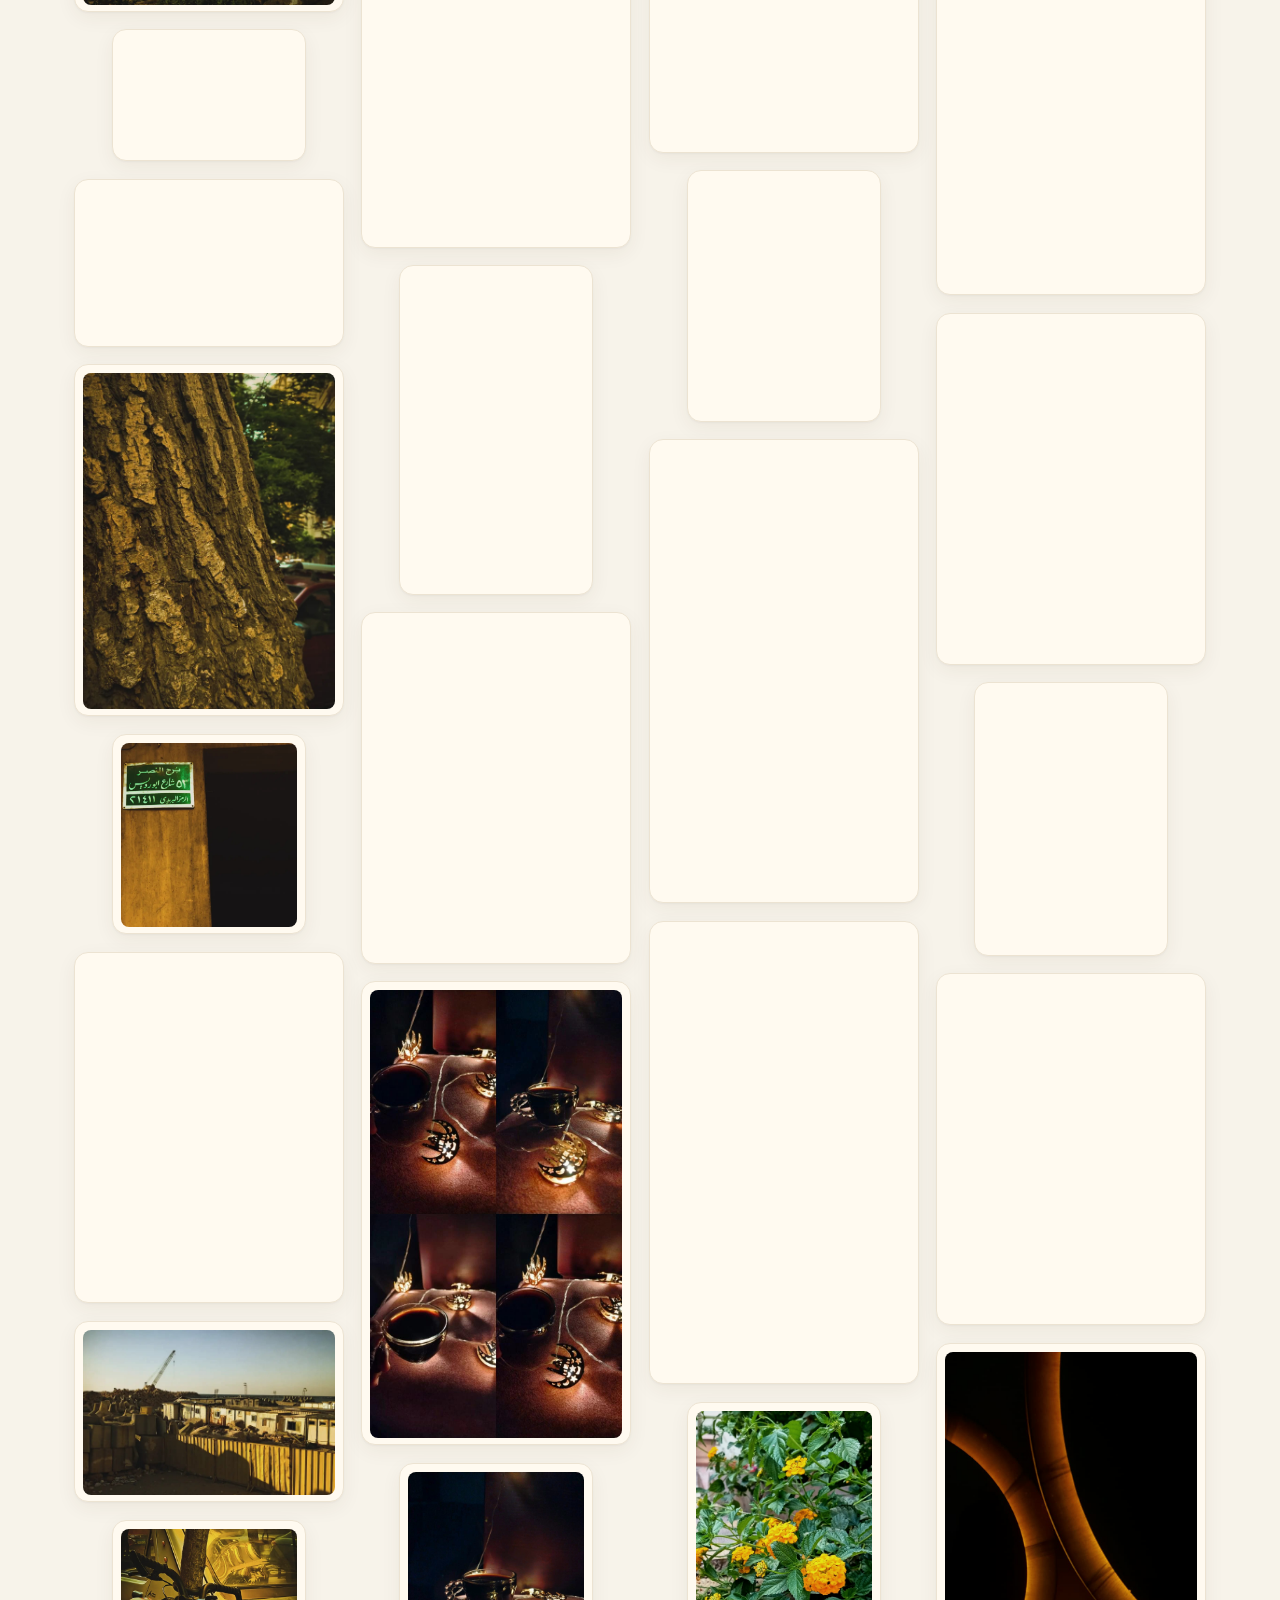
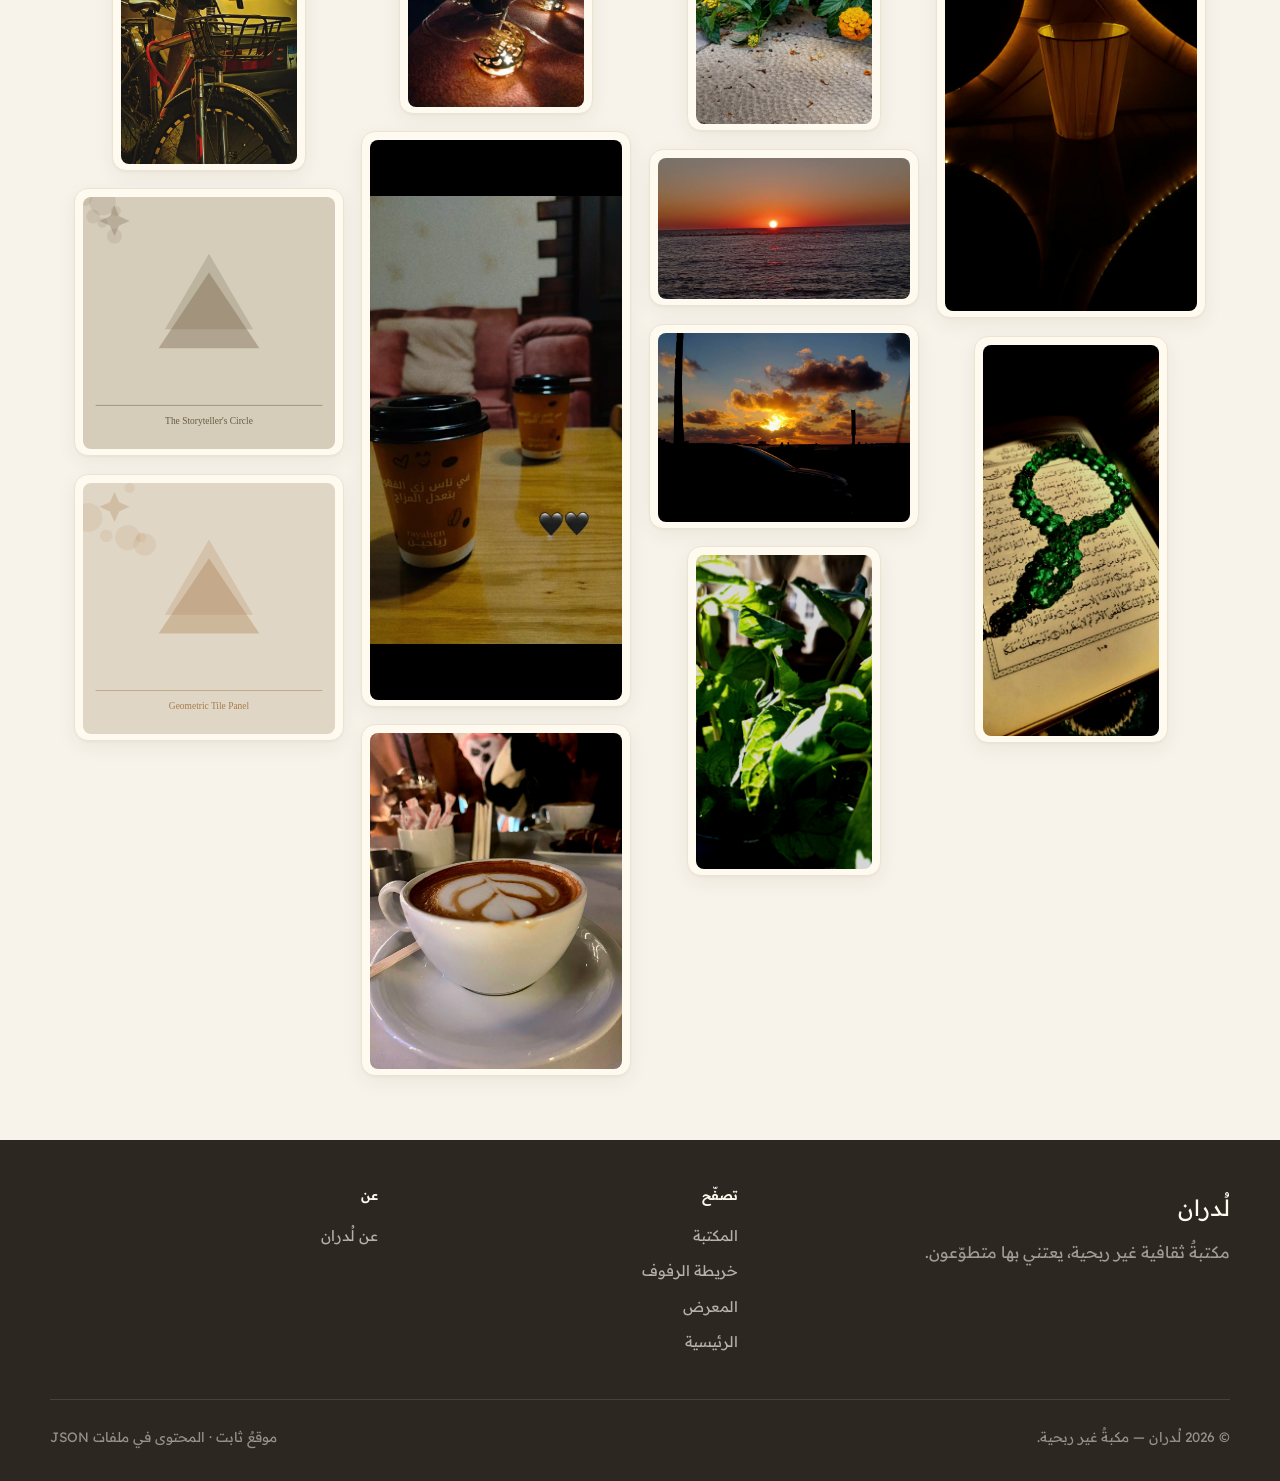
<file: gallery.html>
<!DOCTYPE html>
<html lang="ar" dir="rtl">
<head>
<meta charset="UTF-8">
<meta name="viewport" content="width=device-width, initial-scale=1.0">
<title>المعرض — لُدران</title>
<meta name="description" content="معرضٌ لأعمالٍ ثقافية وصورٍ من مكتبة لُدران.">
<link rel="icon" href="assets/images/logo.svg" type="image/svg+xml">
<link rel="manifest" href="manifest.webmanifest">
<link rel="stylesheet" href="css/style.css">
<link rel="preconnect" href="https://fonts.googleapis.com">
<link rel="preconnect" href="https://fonts.gstatic.com" crossorigin>
<link href="https://fonts.googleapis.com/css2?family=Inter:ital,opsz,wght@0,14..32,100..900;1,14..32,100..900&family=Readex+Pro:wght@160..700&display=swap" rel="stylesheet">
</head>
<body>
<header class="site-header" id="siteHeader"></header>
<main>
<section class="page-head">
  <p class="breadcrumb"><a href="index.html">الرئيسية</a> <span>‹</span> المعرض</p>
  <h1 class="page-title">المعرض</h1>
  <p class="page-lede">أعمالٌ وصورٌ ثقافية، جُمعت من الأرشيف والمساهمين والميدان. انقر أي عمل لعرضه عن قرب.</p>
</section>

<section class="gallery-layout">
  <div class="gallery-filters" id="galleryFilters"></div>
  <p class="result-summary" id="resultSummary"></p>
  <div class="masonry" id="masonryGrid"></div>
  <p class="empty-state hidden" id="emptyState">لا توجد صورٌ في هذا التصنيف بعد.</p>
</section>
</main>

<div class="lightbox" id="lightbox" aria-hidden="true">
  <div class="lightbox-backdrop" id="lightboxBackdrop"></div>
  <button class="lightbox-close" id="lightboxClose" aria-label="إغلاق">&times;</button>
  <button class="lightbox-nav lightbox-prev" id="lightboxPrev" aria-label="السابق">‹</button>
  <figure class="lightbox-figure">
    <img class="lightbox-img" id="lightboxImg" alt="">
    <figcaption class="lightbox-caption">
      <h3 id="lightboxTitle"></h3>
      <p id="lightboxDesc"></p>
    </figcaption>
  </figure>
  <button class="lightbox-nav lightbox-next" id="lightboxNext" aria-label="التالي">›</button>
  <button class="lightbox-share" id="lightboxShare" data-share="gallery.html?image={id}" title="نسخ رابط الصورة" aria-label="نسخ الرابط">
    <svg viewBox="0 0 24 24" fill="none" xmlns="http://www.w3.org/2000/svg"><circle cx="6" cy="12" r="2.5" stroke="currentColor" stroke-width="1.5"/><circle cx="18" cy="6" r="2.5" stroke="currentColor" stroke-width="1.5"/><circle cx="18" cy="18" r="2.5" stroke="currentColor" stroke-width="1.5"/><path d="M8 11l8-4M8 13l8 4" stroke="currentColor" stroke-width="1.5"/></svg>
  </button>
  <button class="lightbox-slideshow" id="lightboxSlideshow" aria-label="تشغيل العرض التلقائي" title="عرض تلقائي">&#9654;</button>
  <div class="lightbox-counter" id="lightboxCounter">—</div>
</div>
<footer class="site-footer" id="siteFooter"></footer>
<script src="js/data.js"></script>
<script src="js/app.js"></script>
<script src="js/gallery.js"></script>
</body>
</html>
</file>
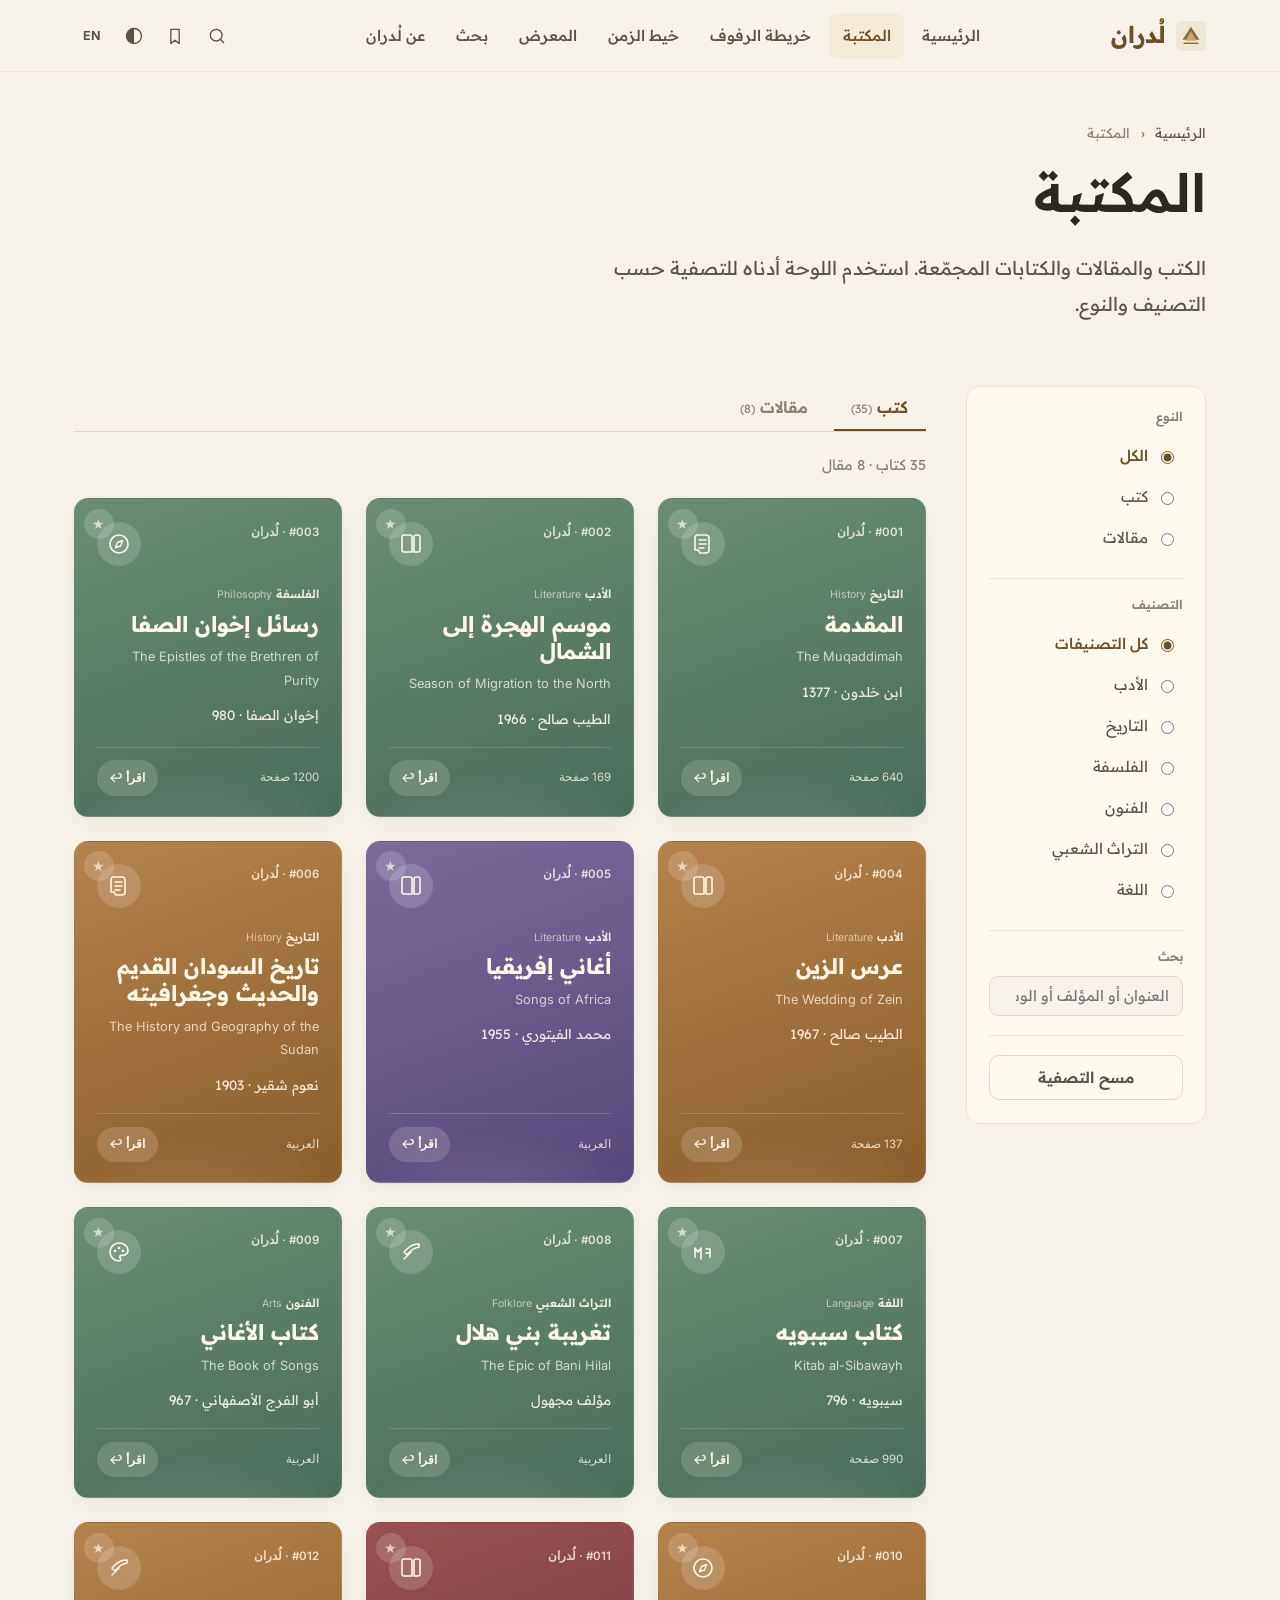
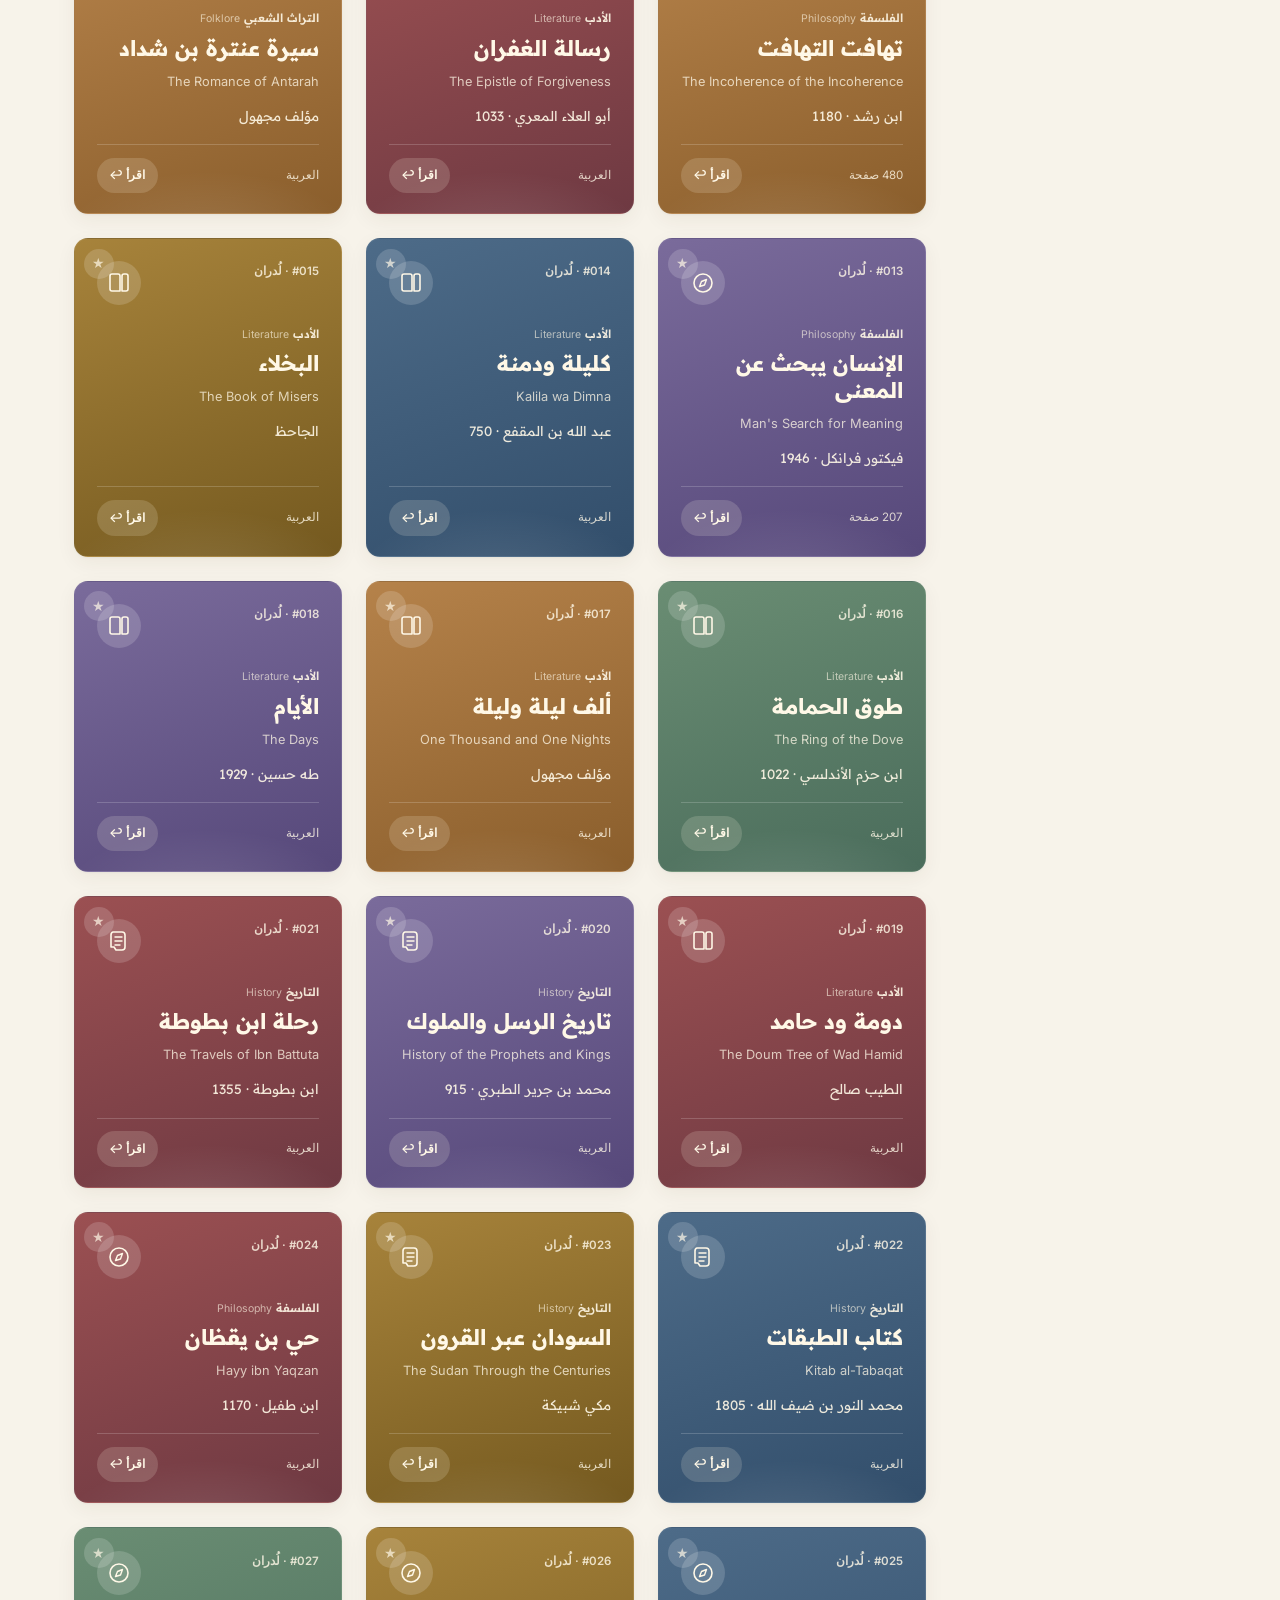
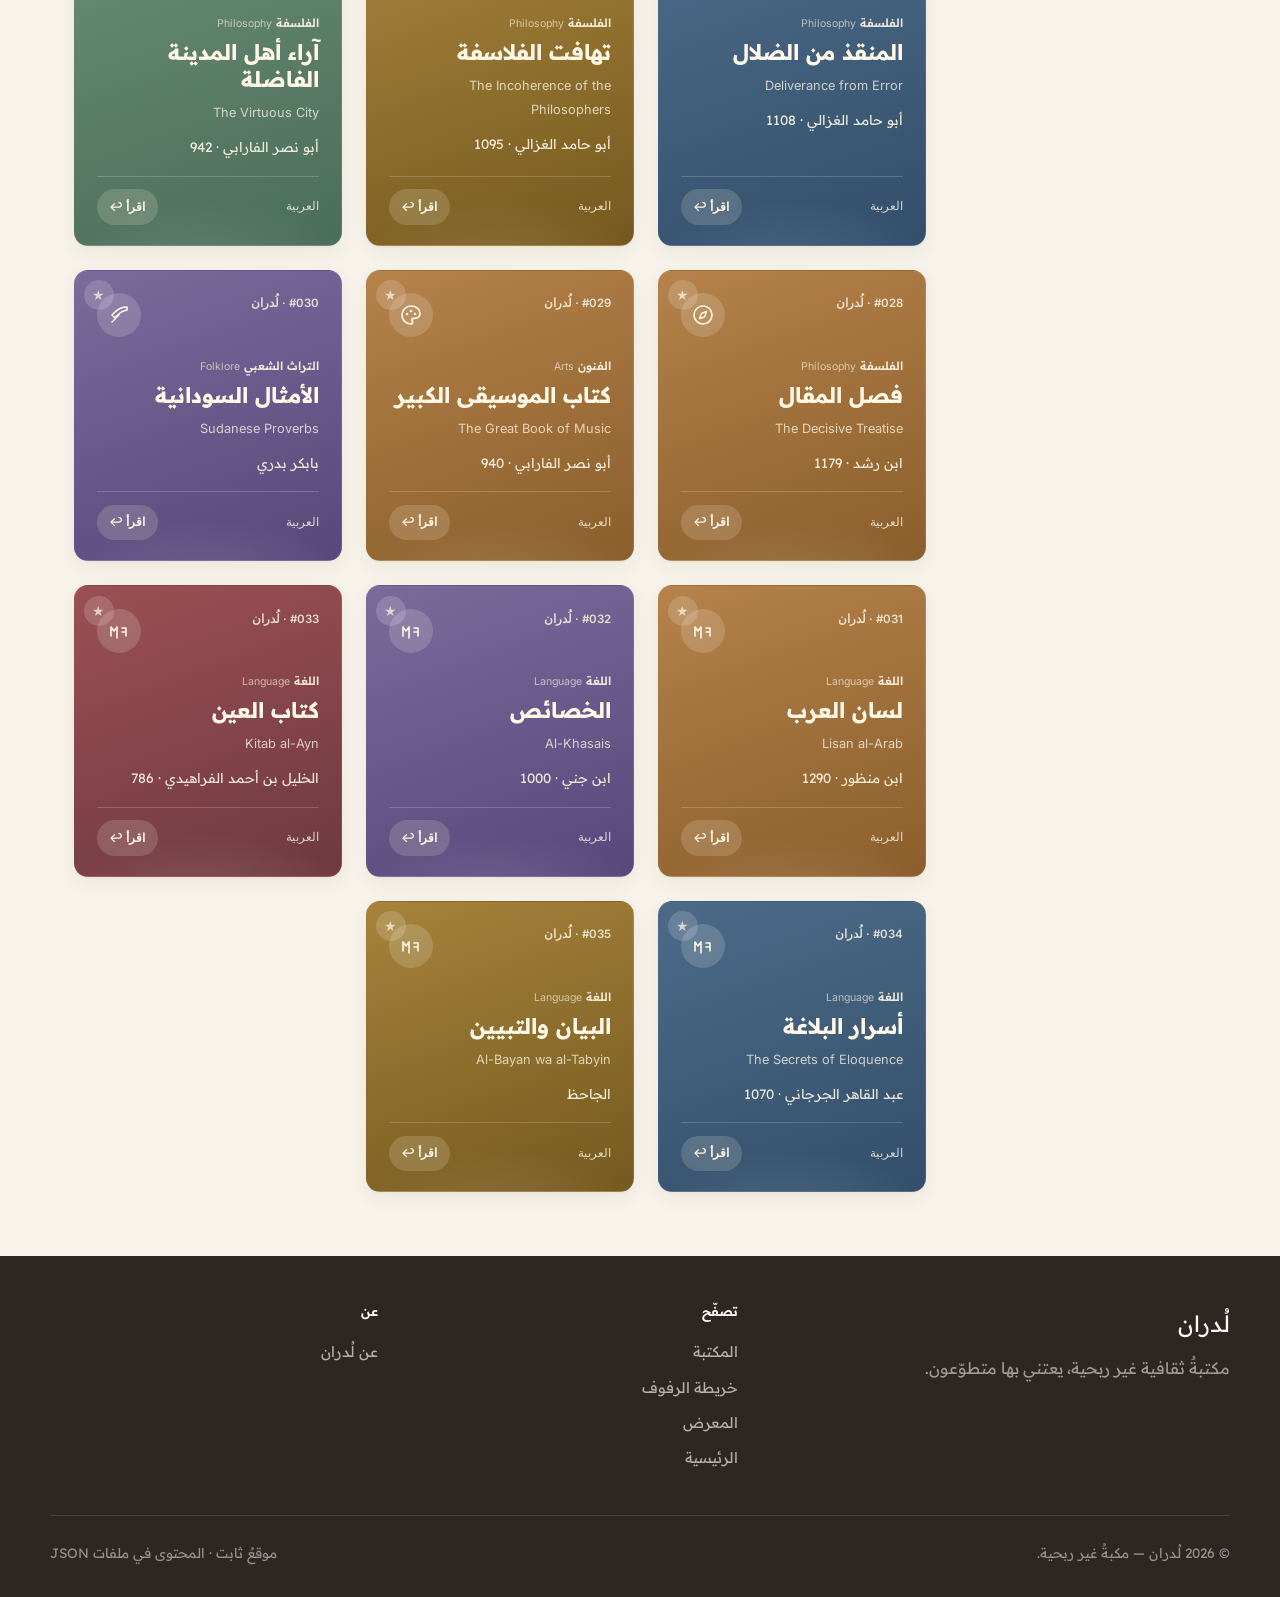
<file: library.html>
<!DOCTYPE html>
<html lang="ar" dir="rtl">
<head>
<meta charset="UTF-8">
<meta name="viewport" content="width=device-width, initial-scale=1.0">
<title>المكتبة — لُدران</title>
<meta name="description" content="تصفّح الكتب والمقالات في مكتبة لُدران الثقافية، مصنّفةً حسب التصنيف.">
<link rel="icon" href="assets/images/logo.svg" type="image/svg+xml">
<link rel="manifest" href="manifest.webmanifest">
<link rel="stylesheet" href="css/style.css">
<link rel="preconnect" href="https://fonts.googleapis.com">
<link rel="preconnect" href="https://fonts.gstatic.com" crossorigin>
<link href="https://fonts.googleapis.com/css2?family=Inter:ital,opsz,wght@0,14..32,100..900;1,14..32,100..900&family=Readex+Pro:wght@160..700&display=swap" rel="stylesheet">
</head>
<body>
<header class="site-header" id="siteHeader"></header>
<main>
<section class="page-head">
  <p class="breadcrumb"><a href="index.html">الرئيسية</a> <span>‹</span> المكتبة</p>
  <h1 class="page-title">المكتبة</h1>
  <p class="page-lede">الكتب والمقالات والكتابات المجمّعة. استخدم اللوحة أدناه للتصفية حسب التصنيف والنوع.</p>
</section>

<section class="library-layout">
  <aside class="filters" id="filterPanel">
    <div class="filter-group">
      <h3 class="filter-title">النوع</h3>
      <label class="filter-chip-wrap"><input type="radio" name="kind" value="all" checked> <span>الكل</span></label>
      <label class="filter-chip-wrap"><input type="radio" name="kind" value="books"> <span>كتب</span></label>
      <label class="filter-chip-wrap"><input type="radio" name="kind" value="articles"> <span>مقالات</span></label>
    </div>
    <div class="filter-group">
      <h3 class="filter-title">التصنيف</h3>
      <label class="filter-chip-wrap"><input type="radio" name="category" value="all" checked> <span>كل التصنيفات</span></label>
      <div id="categoryFilters"></div>
    </div>
    <div class="filter-group">
      <h3 class="filter-title">بحث</h3>
      <input type="search" id="searchInput" class="search-input" placeholder="العنوان أو المؤلف أو الوسم…">
    </div>
    <button class="btn btn-soft btn-block" id="clearFilters">مسح التصفية</button>
    <button class="btn btn-soft btn-block filter-toggle" id="filterToggle" aria-label="إظهار التصفية">التصفية</button>
  </aside>

  <div class="library-main">
    <div class="library-tabs">
      <button class="tab active" data-tab="books">كتب <span class="tab-count" id="bookCount"></span></button>
      <button class="tab" data-tab="articles">مقالات <span class="tab-count" id="articleCount"></span></button>
    </div>
    <p class="result-summary" id="resultSummary"></p>
    <div class="card-grid" id="booksGrid"></div>
    <div class="card-grid hidden" id="articlesGrid"></div>
    <p class="empty-state hidden" id="emptyState">لا شيء يطابق التصفية الحالية. جرّب مسحها.</p>
  </div>
</section>
</main>
<footer class="site-footer" id="siteFooter"></footer>
<script src="js/data.js"></script>
<script src="js/app.js"></script>
<script src="js/library.js"></script>
</body>
</html>
</file>
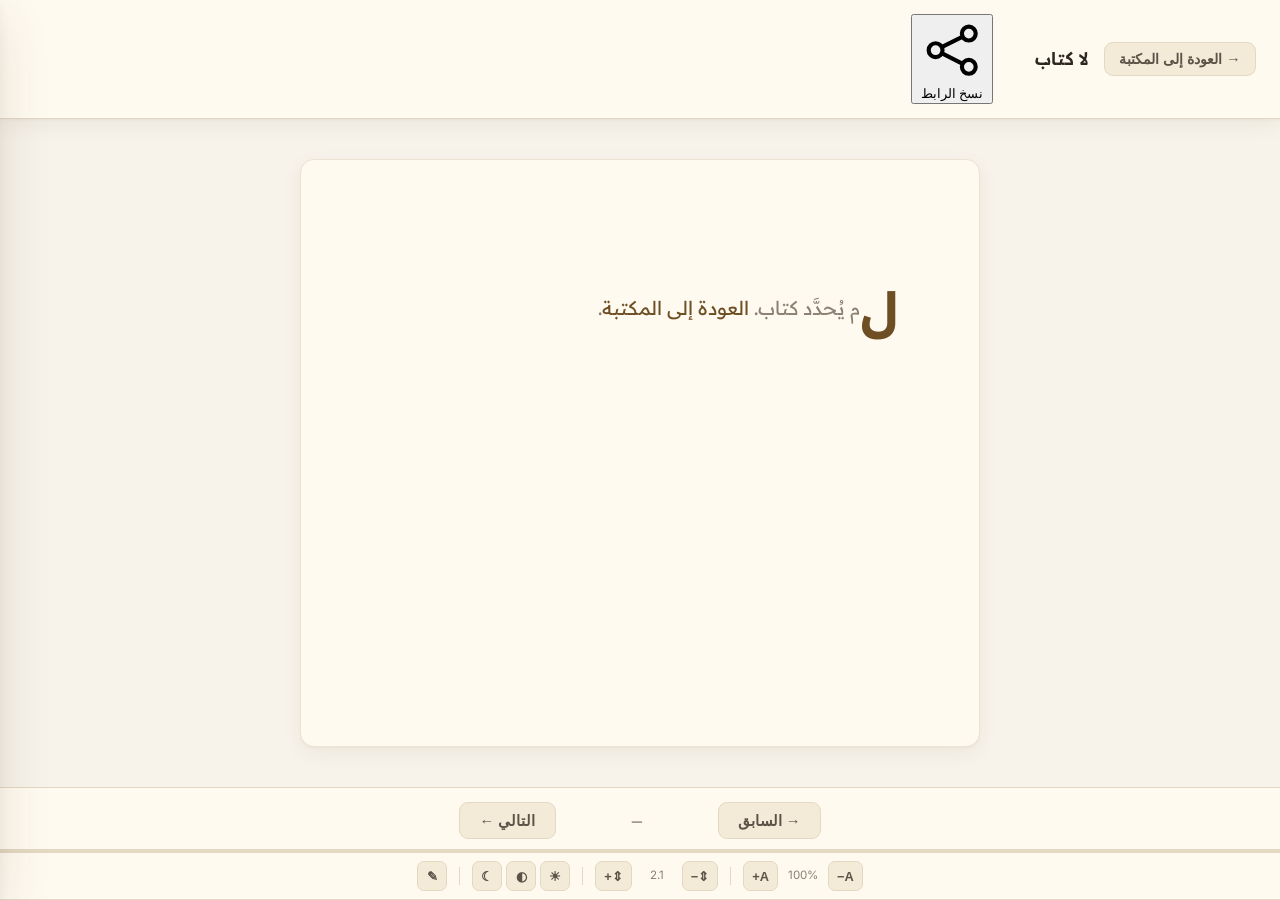
<file: reader.html>
<!DOCTYPE html>
<html lang="ar" dir="rtl">
<head>
<meta charset="UTF-8">
<meta name="viewport" content="width=device-width, initial-scale=1.0">
<title>القارئ — لُدران</title>
<meta name="description" content="قارئ الكتب داخل الموقع في مكتبة لُدران.">
<link rel="icon" href="assets/images/logo.svg" type="image/svg+xml">
<link rel="manifest" href="manifest.webmanifest">
<link rel="stylesheet" href="css/style.css">
<link rel="preconnect" href="https://fonts.googleapis.com">
<link rel="preconnect" href="https://fonts.gstatic.com" crossorigin>
<link href="https://fonts.googleapis.com/css2?family=Inter:ital,opsz,wght@0,14..32,100..900;1,14..32,100..900&family=Readex+Pro:wght@160..700&display=swap" rel="stylesheet">
</head>
<body>
<header class="site-header" id="siteHeader"></header>

<main>
<section class="page-head" style="padding-bottom:.5rem;">
  <p class="breadcrumb"><a href="library.html">المكتبة</a> <span>‹</span> <span id="crumbBook">الكتاب</span></p>
</section>

<section class="reader open" id="reader" aria-label="قارئ الكتاب">
  <div class="reader-bar">
    <button class="reader-back" id="readerBack" aria-label="العودة إلى المكتبة">→ العودة إلى المكتبة</button>
    <h1 class="reader-title" id="readerBookTitle">—</h1>
    <span class="reader-author" id="readerBookAuthor">—</span>
    <button class="reader-share" id="readerShare" data-share="reader.html?book={id}" title="نسخ رابط الكتاب" aria-label="نسخ الرابط">
      <svg viewBox="0 0 24 24" fill="none" xmlns="http://www.w3.org/2000/svg"><circle cx="6" cy="12" r="2.5" stroke="currentColor" stroke-width="1.5"/><circle cx="18" cy="6" r="2.5" stroke="currentColor" stroke-width="1.5"/><circle cx="18" cy="18" r="2.5" stroke="currentColor" stroke-width="1.5"/><path d="M8 11l8-4M8 13l8 4" stroke="currentColor" stroke-width="1.5"/></svg>
      <span>نسخ الرابط</span>
    </button>
  </div>

  <div class="reader-stage" id="readerStage">
    <article class="reader-paper" id="readerPaper">
      <div class="reader-loading">يُحمّل الكتاب…</div>
    </article>
    <div class="pdf-viewer hidden" id="pdfViewer" aria-label="عارض PDF">
      <div class="pdf-loading" id="pdfLoading">يُحمّل ملف PDF…</div>
      <canvas class="pdf-canvas" id="pdfCanvas" aria-label="صفحة PDF"></canvas>
      <div class="pdf-loading hidden" id="pdfError">تعذّر تحميل ملف PDF. <a href="#" id="pdfRetry">حاول مرةً أخرى</a> أو <a href="library.html">عُد إلى المكتبة</a>.</div>
    </div>
  </div>

  <div class="reader-controls">
    <button class="reader-btn" id="readerPrev" aria-label="السابق">→ السابق</button>
    <span class="reader-pagewords" id="readerPageInfo">—</span>
    <button class="reader-btn" id="readerNext" aria-label="التالي">التالي ←</button>
    <div class="reader-progress" id="readerProgress" aria-hidden="true">
      <div class="reader-progress-fill" id="readerProgressFill"></div>
    </div>
  </div>

  <div class="reader-toolbar" id="readerToolbar">
    <div class="reader-toolbar-group">
      <button class="reader-tool" id="fontMinus" title="خطّ أصغر">A−</button>
      <span class="reader-tool-label" id="fontSizeLabel">100%</span>
      <button class="reader-tool" id="fontPlus" title="خطّ أكبر">A+</button>
    </div>
    <div class="reader-toolbar-divider"></div>
    <div class="reader-toolbar-group">
      <button class="reader-tool" id="lhMinus" title="تباعد أصغر">⇕−</button>
      <span class="reader-tool-label" id="lhLabel">2.1</span>
      <button class="reader-tool" id="lhPlus" title="تباعد أكبر">⇕+</button>
    </div>
    <div class="reader-toolbar-divider"></div>
    <div class="reader-toolbar-group">
      <button class="reader-tool reader-theme-light" data-set-theme="light" title="نهاري">☀</button>
      <button class="reader-tool reader-theme-sepia" data-set-theme="sepia" title="ورقي">◐</button>
      <button class="reader-tool reader-theme-night" data-set-theme="night" title="ليلي">☾</button>
    </div>
    <div class="reader-toolbar-divider"></div>
    <button class="reader-tool reader-notes-toggle" id="readerNotesToggle" title="ملاحظات">✎ <span class="reader-notes-badge hidden" id="readerNotesBadge">0</span></button>
    <div class="reader-toolbar-divider pdf-only hidden" id="pdfZoomDivider"></div>
    <div class="reader-toolbar-group pdf-only hidden" id="pdfZoomGroup">
      <button class="reader-tool" id="pdfZoomMinus" title="تصغير">−</button>
      <span class="reader-tool-label" id="pdfZoomLabel">120%</span>
      <button class="reader-tool" id="pdfZoomPlus" title="تكبير">+</button>
    </div>
  </div>

  <aside class="reader-notes" id="readerNotesPanel" aria-hidden="true">
    <div class="reader-notes-head">
      <h3>ملاحظاتي</h3>
      <button class="reader-notes-close" id="readerNotesClose" aria-label="إغلاق">&times;</button>
    </div>
    <div class="reader-notes-new">
      <textarea id="readerNoteNew" rows="3" placeholder="أضف ملاحظةً على هذا الكتاب…"></textarea>
      <button class="reader-btn reader-btn-block" id="readerNoteSave">حفظ الملاحظة</button>
    </div>
    <div class="reader-notes-list" id="readerNotesList"></div>
  </aside>

</section>

<section class="section section-alt" id="relatedSection" aria-label="من نفس الرف" hidden>
  <div class="section-head">
    <h2 class="section-title">من نفس الرف</h2>
    <p class="section-lede">عناوينٌ قريبةٌ من هذا الكتاب — في التصنيف والوسوم وعمر الإصدار.</p>
  </div>
  <div class="card-grid" id="relatedGrid"></div>
</section>
</main>

<footer class="site-footer" id="siteFooter"></footer>
<!-- PDF.js (Mozilla) bundled locally so PDF reading works offline too. -->
<script src="js/pdf.min.js"></script>
<script src="js/data.js"></script>
<script src="js/app.js"></script>
<script src="js/reader.js"></script>
</body>
</html>
</file>
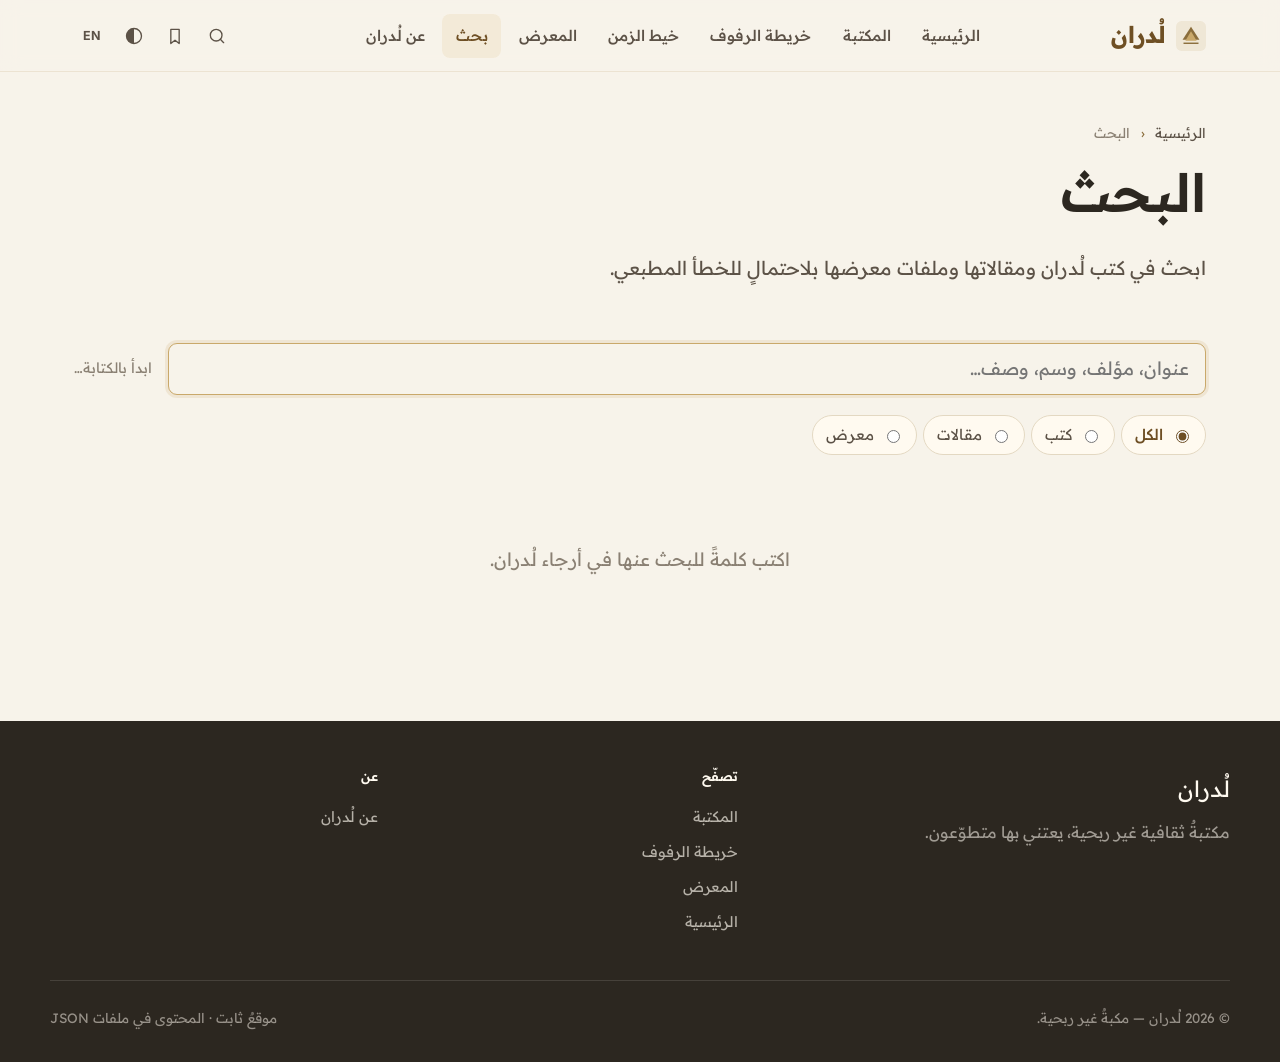
<file: search.html>
<!DOCTYPE html>
<html lang="ar" dir="rtl">
<head>
<meta charset="UTF-8">
<meta name="viewport" content="width=device-width, initial-scale=1.0">
<title>البحث — لُدران</title>
<meta name="description" content="بحثٌ نصّيٌّ في كتب لُدران ومقالاتها وملفات معرضها.">
<link rel="icon" href="assets/images/logo.svg" type="image/svg+xml">
<link rel="manifest" href="manifest.webmanifest">
<link rel="stylesheet" href="css/style.css">
<link rel="preconnect" href="https://fonts.googleapis.com">
<link rel="preconnect" href="https://fonts.gstatic.com" crossorigin>
<link href="https://fonts.googleapis.com/css2?family=Inter:ital,opsz,wght@0,14..32,100..900;1,14..32,100..900&family=Readex+Pro:wght@160..700&display=swap" rel="stylesheet">
</head>
<body>
<header class="site-header" id="siteHeader"></header>
<main>
<section class="page-head">
  <p class="breadcrumb"><a href="index.html">الرئيسية</a> <span>‹</span> البحث</p>
  <h1 class="page-title">البحث</h1>
  <p class="page-lede">ابحث في كتب لُدران ومقالاتها وملفات معرضها بلاحتمالٍ للخطأ المطبعي.</p>
</section>

<section class="search-page">
  <div class="search-box">
    <input type="search" id="searchInput" class="search-input search-input-lg" placeholder="عنوان، مؤلف، وسم، وصف…" autofocus aria-label="استعلام البحث">
    <span class="search-count" id="searchCount">ابدأ بالكتابة…</span>
  </div>

  <div class="search-filters" id="searchFilters">
    <label class="filter-chip-wrap"><input type="radio" name="kind" value="all" checked> <span>الكل</span></label>
    <label class="filter-chip-wrap"><input type="radio" name="kind" value="books"> <span>كتب</span></label>
    <label class="filter-chip-wrap"><input type="radio" name="kind" value="articles"> <span>مقالات</span></label>
    <label class="filter-chip-wrap"><input type="radio" name="kind" value="gallery"> <span>معرض</span></label>
  </div>

  <div class="search-results" id="searchResults">
    <p class="empty-state">اكتب كلمةً للبحث عنها في أرجاء لُدران.</p>
  </div>
</section>
</main>
<footer class="site-footer" id="siteFooter"></footer>
<script src="js/data.js"></script>
<script src="js/fuse.min.js"></script>
<script src="js/app.js"></script>
<script src="js/search.js"></script>
</body>
</html>
</file>
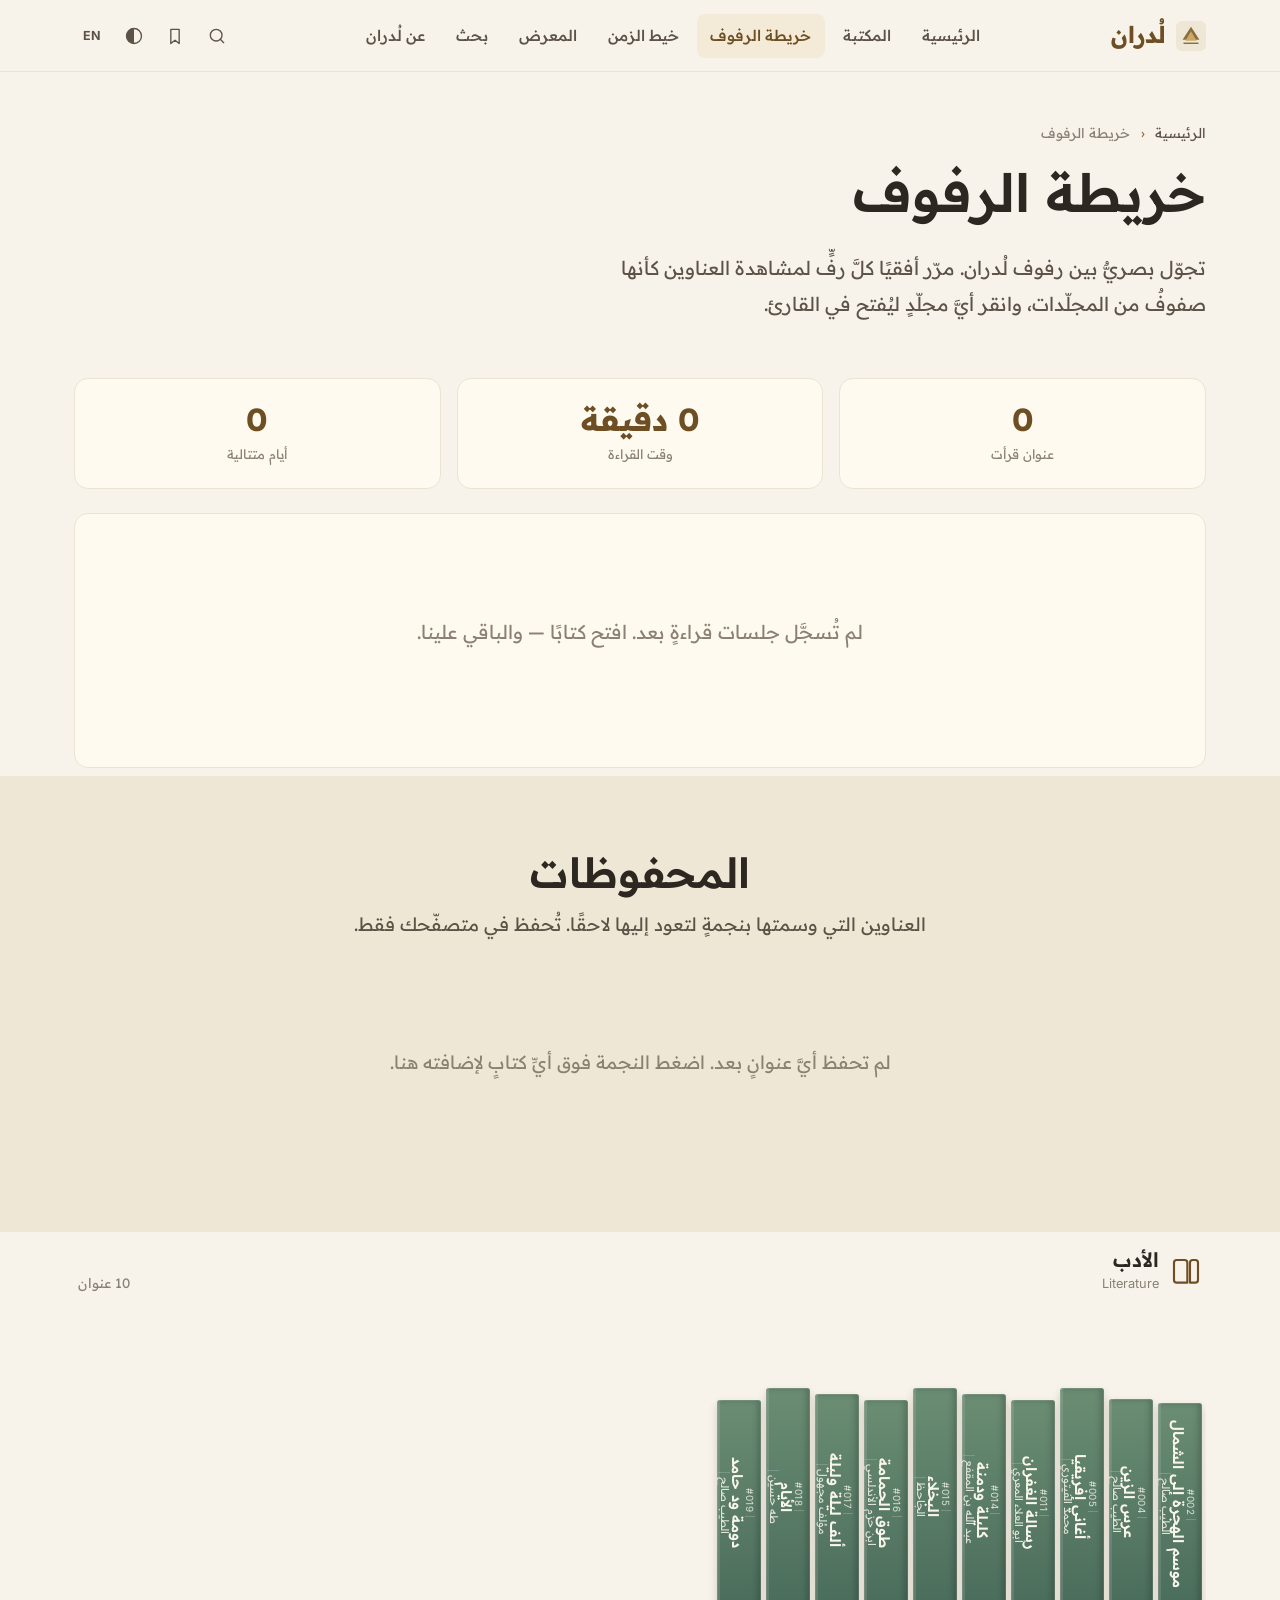
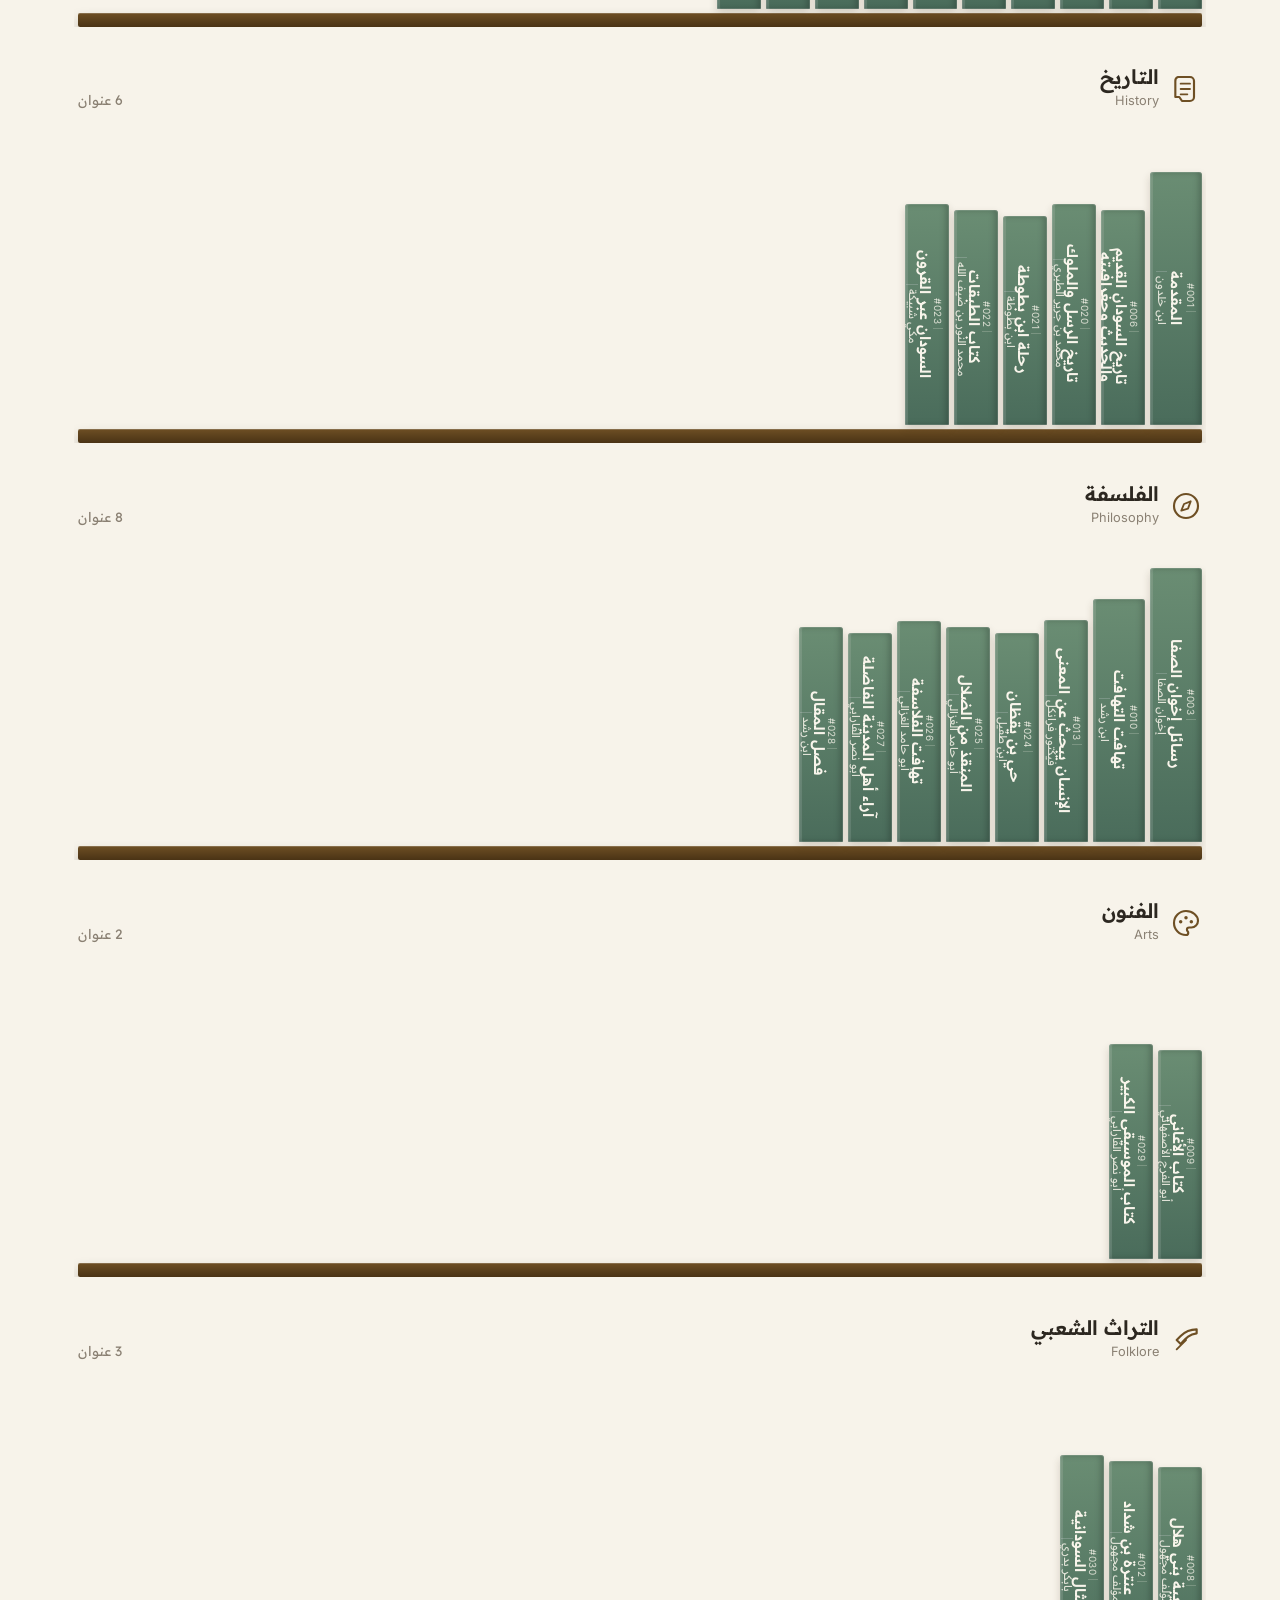
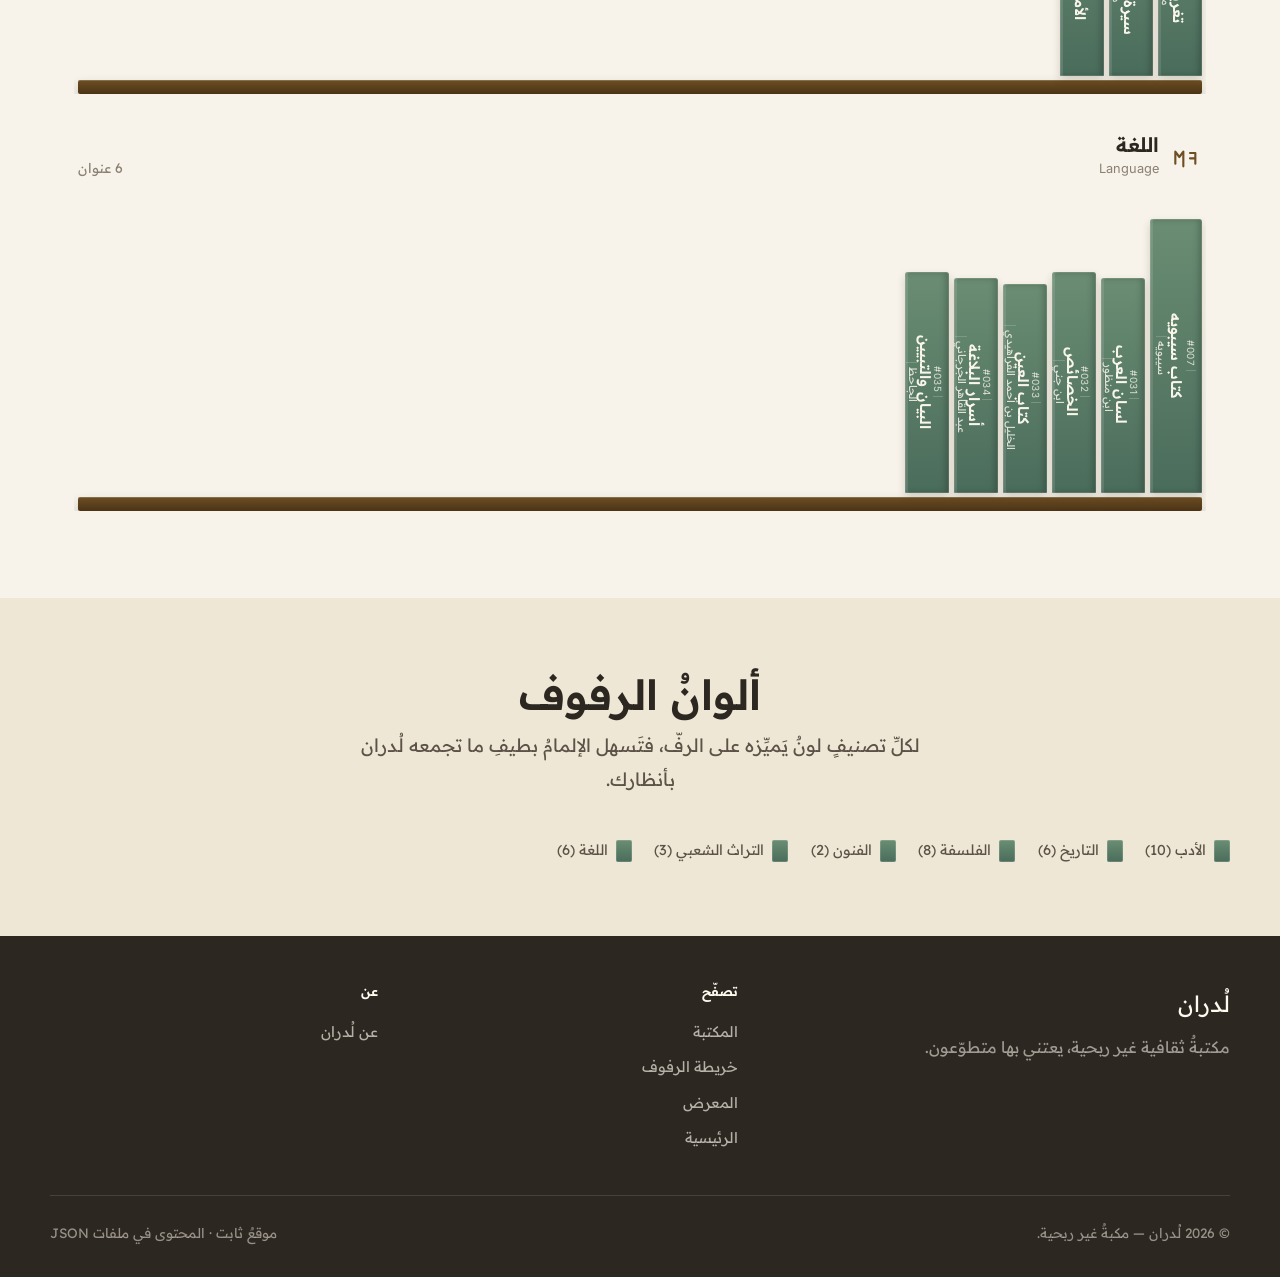
<file: shelf.html>
<!DOCTYPE html>
<html lang="ar" dir="rtl">
<head>
<meta charset="UTF-8">
<meta name="viewport" content="width=device-width, initial-scale=1.0">
<title>خريطة الرفوف — لُدران</title>
<meta name="description" content="تجوّل بصريٌّ في رفوف لُدران مصنّفةً حسب التصنيف — شَمِّ العناوين كأنها صفوفٌ من المجلّدات.">
<link rel="icon" href="assets/images/logo.svg" type="image/svg+xml">
<link rel="manifest" href="manifest.webmanifest">
<link rel="stylesheet" href="css/style.css">
<link rel="preconnect" href="https://fonts.googleapis.com">
<link rel="preconnect" href="https://fonts.gstatic.com" crossorigin>
<link href="https://fonts.googleapis.com/css2?family=Inter:ital,opsz,wght@0,14..32,100..900;1,14..32,100..900&family=Readex+Pro:wght@160..700&display=swap" rel="stylesheet">
</head>
<body>
<header class="site-header" id="siteHeader"></header>
<main>
<section class="page-head">
  <p class="breadcrumb"><a href="index.html">الرئيسية</a> <span>‹</span> خريطة الرفوف</p>
  <h1 class="page-title">خريطة الرفوف</h1>
  <p class="page-lede">تجوّل بصريٌّ بين رفوف لُدران. مرّر أفقيًا كلَّ رفٍّ لمشاهدة العناوين كأنها صفوفٌ من المجلّدات، وانقر أيَّ مجلّدٍ ليُفتح في القارئ.</p>
</section>

<section class="shelf-stats" id="shelfStats" aria-label="إحصاء قراءتك">
  <div class="stats-grid" id="statsGrid">
    <p class="reader-loading">يُحسب نشاطك…</p>
  </div>
</section>

<section class="section section-alt" id="saved">
  <div class="section-head">
    <h2 class="section-title">المحفوظات</h2>
    <p class="section-lede">العناوين التي وسمتها بنجمةٍ لتعود إليها لاحقًا. تُحفظ في متصفّحك فقط.</p>
  </div>
  <div class="saved-grid" id="savedGrid">
    <p class="reader-loading">—</p>
  </div>
  <p class="empty-state hidden" id="savedEmpty">لم تحفظ أيَّ عنوانٍ بعد. اضغط النجمة فوق أيِّ كتابٍ لإضافته هنا.</p>
</section>

<section class="shelf-layout" id="shelfLayout" aria-label="رفوف الكتب حسب التصنيف">
  <p class="reader-loading" id="shelfLoading">يُحمّل الرفوف…</p>
</section>

<section class="section section-alt">
  <div class="section-head">
    <h2 class="section-title">ألوانُ الرفوف</h2>
    <p class="section-lede">لكلِّ تصنيفٍ لونٌ يَميِّزه على الرفّ، فتَسهل الإلمامُ بطيفِ ما تجمعه لُدران بأنظارك.</p>
  </div>
  <div class="shelf-legend" id="shelfLegend"></div>
</section>
</main>
<footer class="site-footer" id="siteFooter"></footer>
<script src="js/data.js"></script>
<script src="js/app.js"></script>
<script src="js/shelf.js"></script>
</body>
</html>
</file>
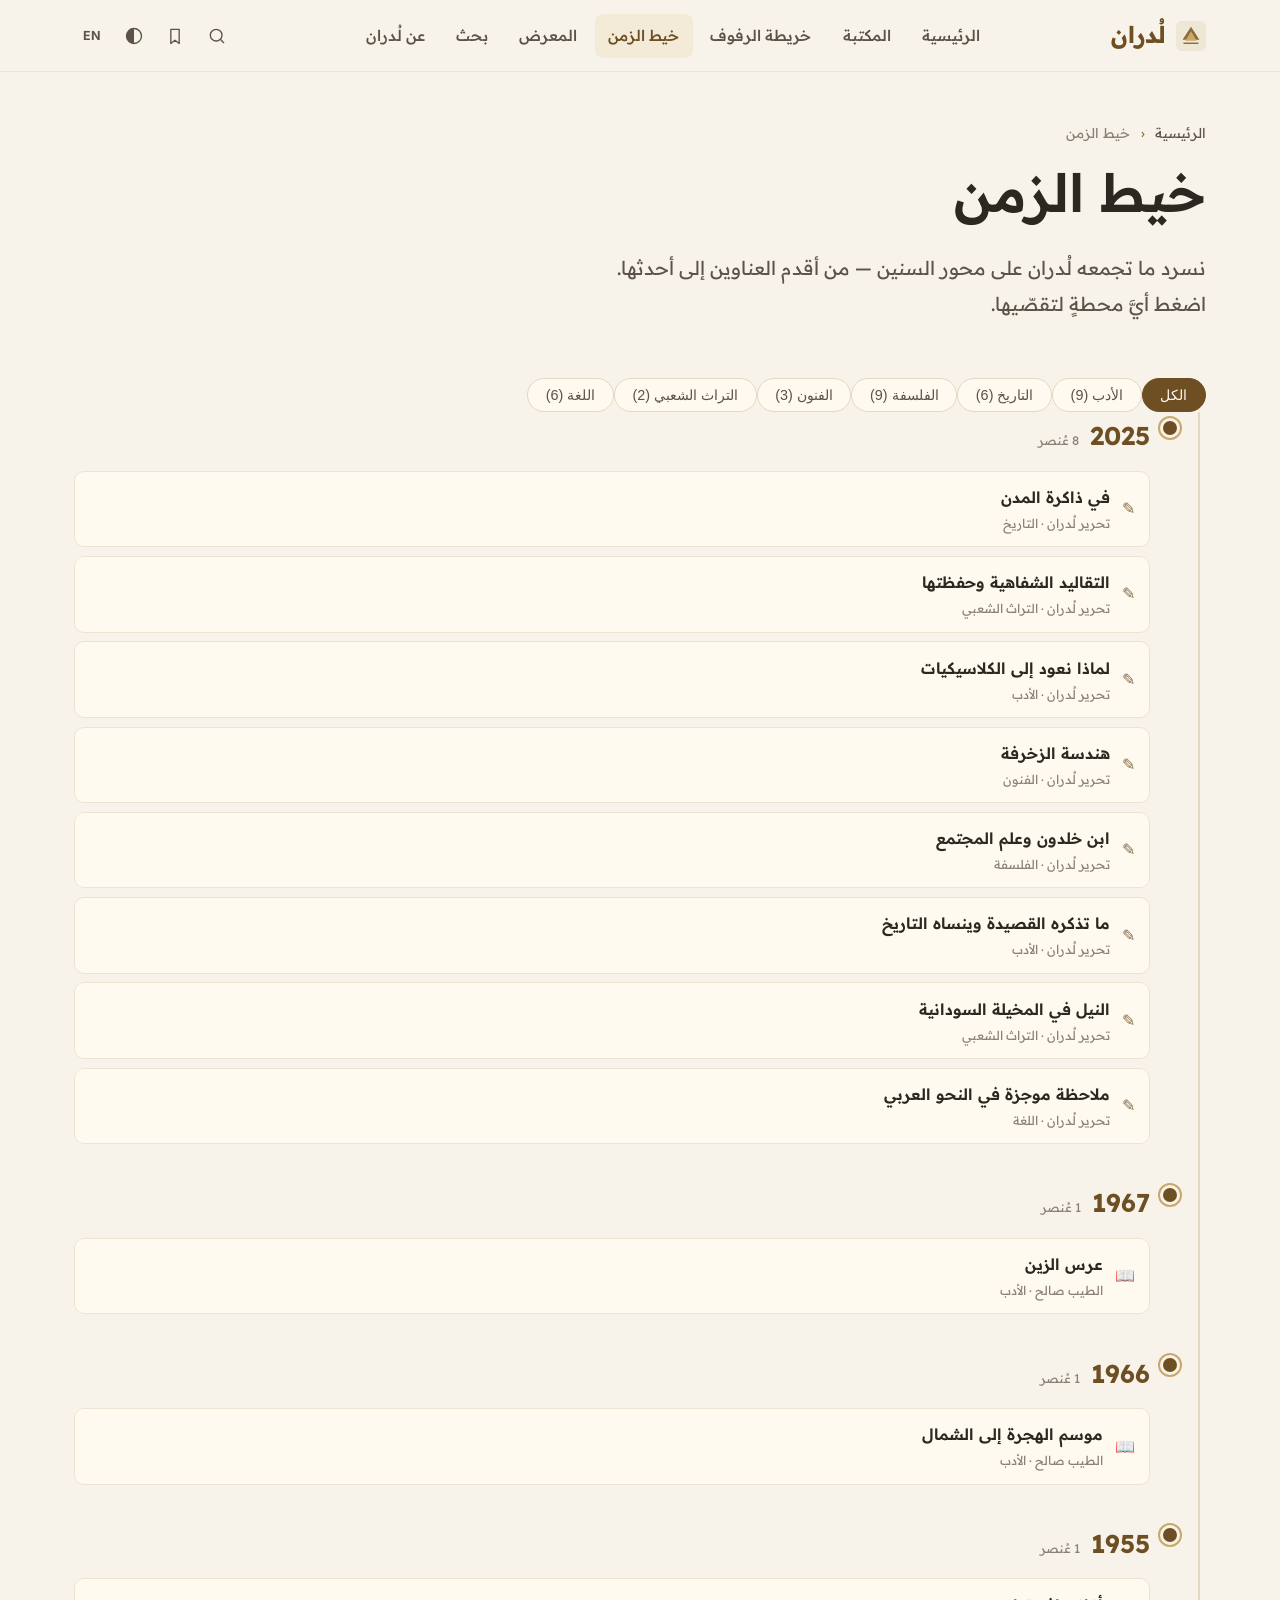
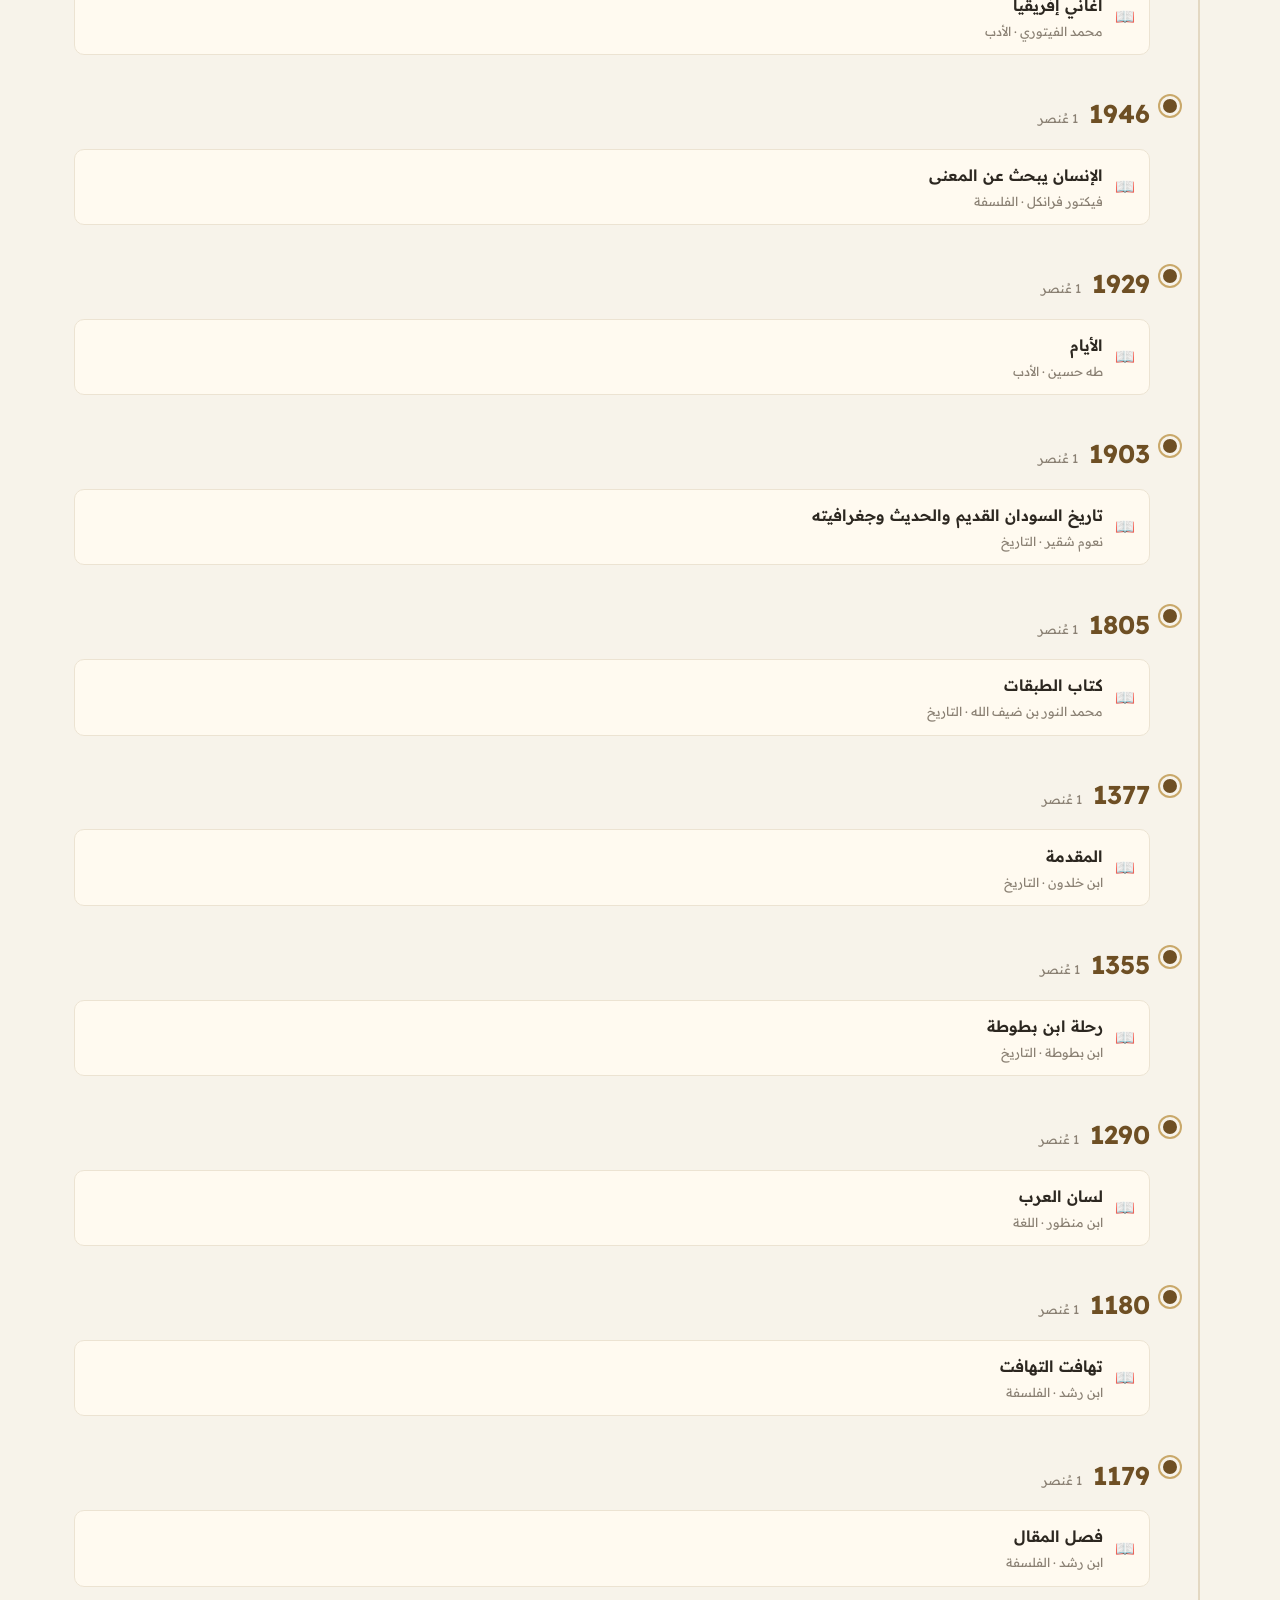
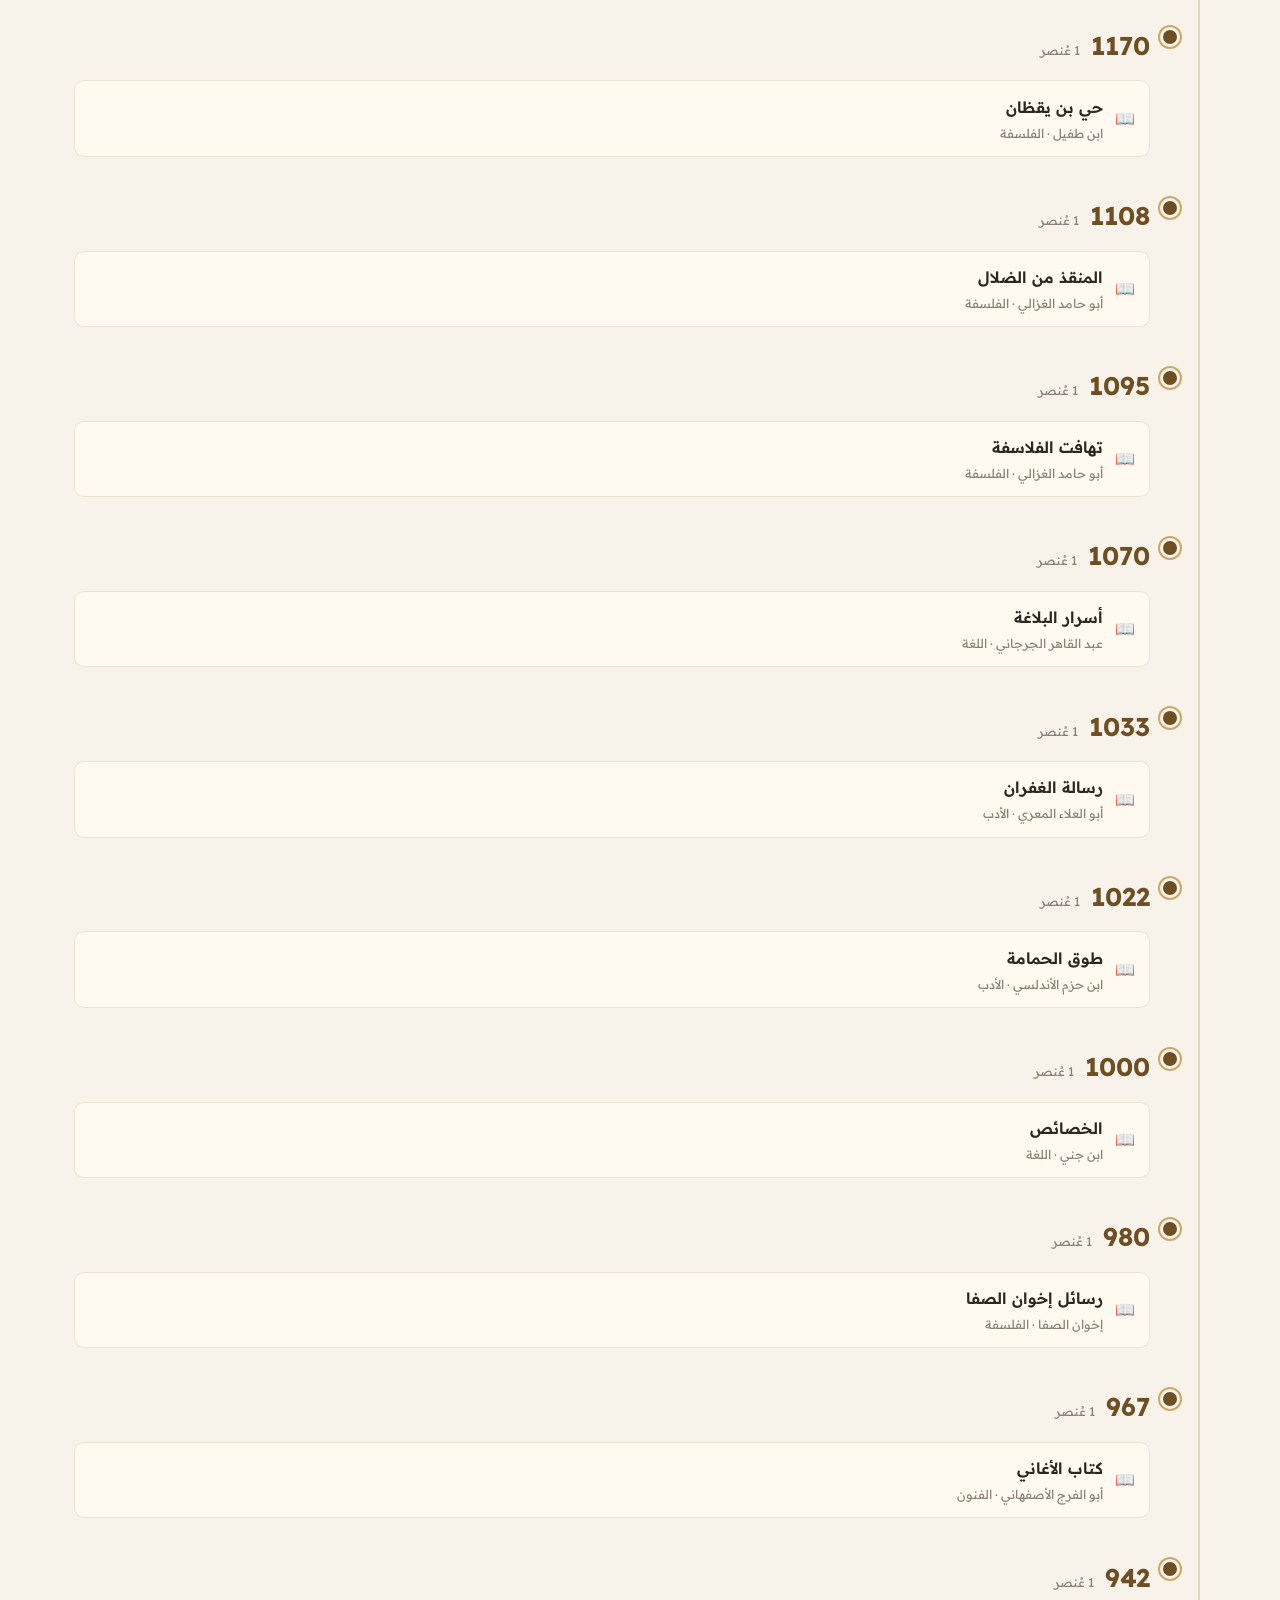
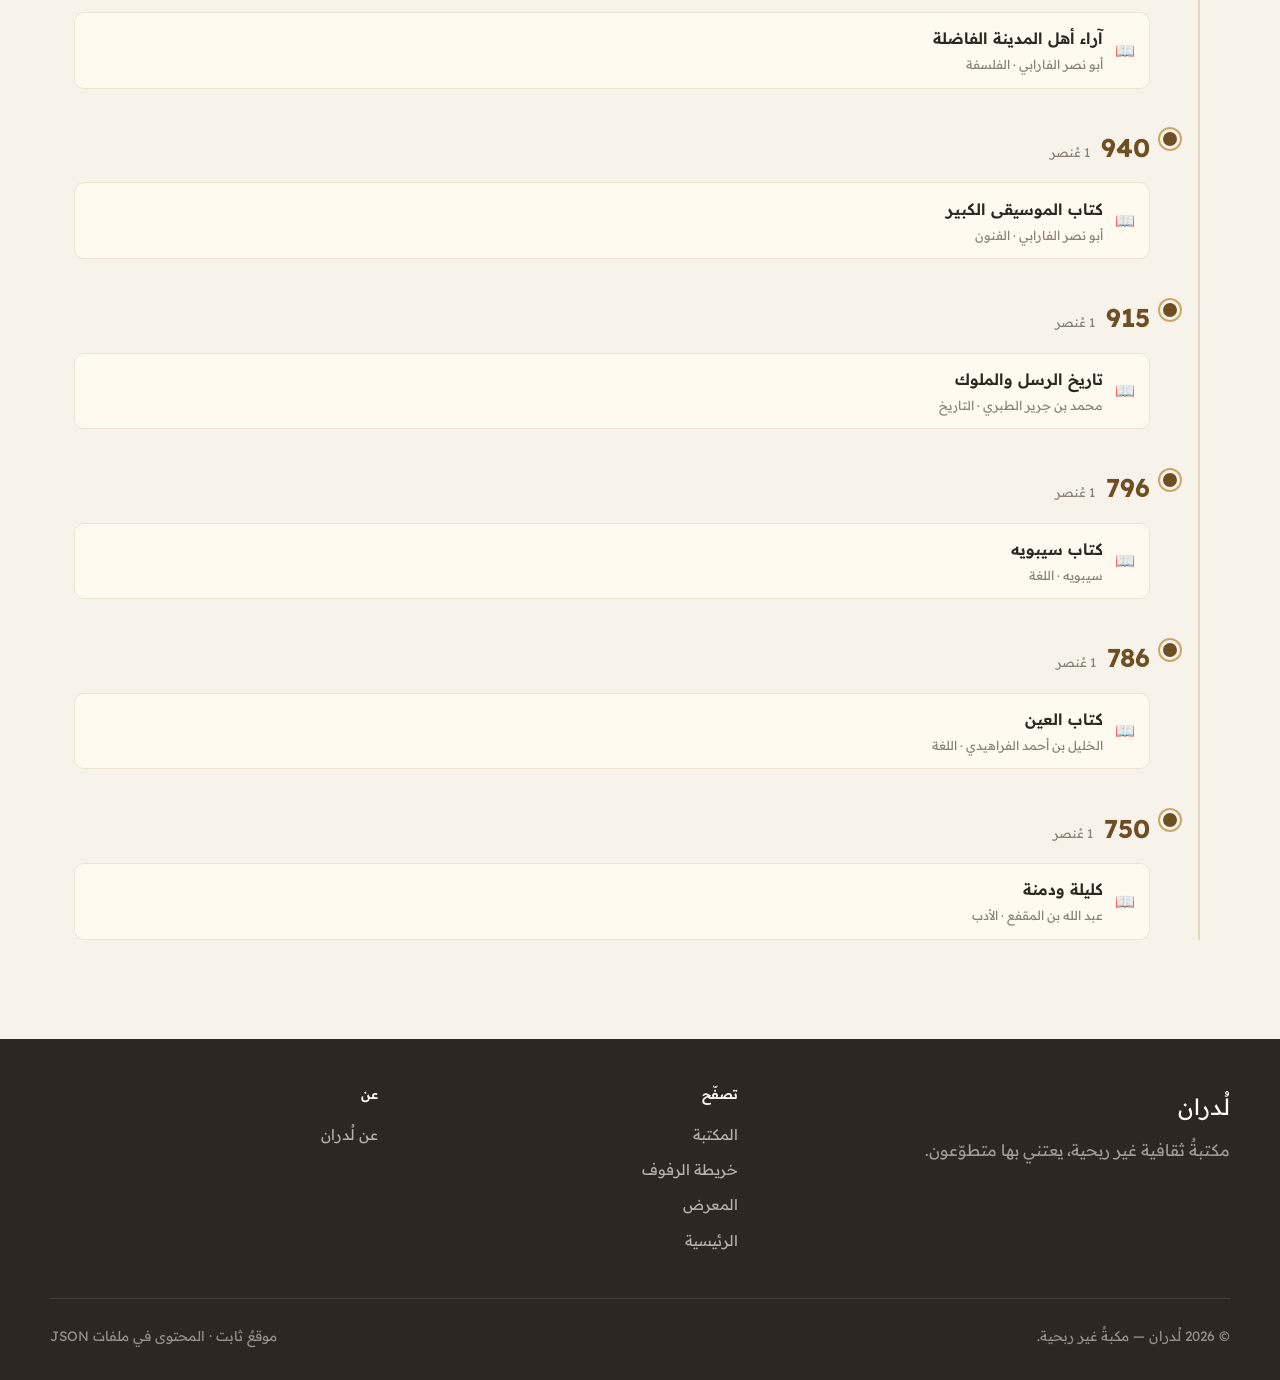
<file: timeline.html>
<!DOCTYPE html>
<html lang="ar" dir="rtl">
<head>
<meta charset="UTF-8">
<meta name="viewport" content="width=device-width, initial-scale=1.0">
<title>خيط الزمن — لُدران</title>
<meta name="description" content="خيطٌ زمنيٌّ ثقافيٌّ يجمع كتب لُدران ومقالاتها على محور السنين.">
<link rel="icon" href="assets/images/logo.svg" type="image/svg+xml">
<link rel="manifest" href="manifest.webmanifest">
<link rel="stylesheet" href="css/style.css">
<link rel="preconnect" href="https://fonts.googleapis.com">
<link rel="preconnect" href="https://fonts.gstatic.com" crossorigin>
<link href="https://fonts.googleapis.com/css2?family=Inter:ital,opsz,wght@0,14..32,100..900;1,14..32,100..900&family=Readex+Pro:wght@160..700&display=swap" rel="stylesheet">
</head>
<body>
<header class="site-header" id="siteHeader"></header>
<main>
<section class="page-head">
  <p class="breadcrumb"><a href="index.html">الرئيسية</a> <span>‹</span> خيط الزمن</p>
  <h1 class="page-title">خيط الزمن</h1>
  <p class="page-lede">نسرد ما تجمعه لُدران على محور السنين — من أقدم العناوين إلى أحدثها. اضغط أيَّ محطةٍ لتقصّيها.</p>
</section>

<section class="timeline-page">
  <div class="timeline-filters" id="timelineFilters"></div>
  <div class="timeline" id="timeline">
    <p class="reader-loading">يُحمّل الخطّ الزمني…</p>
  </div>
</section>
</main>
<footer class="site-footer" id="siteFooter"></footer>
<script src="js/data.js"></script>
<script src="js/app.js"></script>
<script src="js/timeline.js"></script>
</body>
</html>
</file>
<file: css/style.css>
:root {
  --bg: #f7f3ea;
  --bg-alt: #efe7d6;
  --surface: #fffaf0;
  --surface-2: #f3ead8;
  --ink: #2c2720;
  --ink-soft: #5c5247;
  --ink-mute: #8a8073;
  --line: #e3d8c2;
  --line-soft: #ece3d2;
  --brand: #8a6d3b;
  --brand-deep: #6e4f24;
  --brand-soft: #c9a86a;
  --accent: #5c7a5c;
  --shadow: 0 1px 2px rgba(60,45,20,0.04), 0 6px 20px rgba(60,45,20,0.06);
  --shadow-lg: 0 4px 10px rgba(60,45,20,0.06), 0 18px 50px rgba(60,45,20,0.12);
  --radius: 14px;
  --radius-sm: 9px;
  --max: 1180px;
  --font-sans: "Inter", -apple-system, BlinkMacSystemFont, "Segoe UI", Roboto, Helvetica, Arial, sans-serif;
  --font-arabic: "Readex Pro", "Inter", -apple-system, "Segoe UI", sans-serif;
  --font-display: "Readex Pro", "Inter", serif;
  --ease: cubic-bezier(0.4, 0, 0.2, 1);

  /* Book-card palette — calm but characterful, one per card via --card-* */
  --card-c1: #6a8d73; --card-c2: #4a6c5b;   /* sage */
  --card-c3: #b5824a; --card-c4: #8a5e2c;   /* camel */
  --card-c5: #7a6b9b; --card-c6: #56487a;   /* amethyst */
  --card-c7: #9b5052; --card-c8: #6e3942;   /* warm crimson */
  --card-c9: #4d6b88; --card-c10: #324e6b;  /* slate blue */
  --card-c11: #a7833b; --card-c12: #74591f; /* gold */
}
.card-0 { --ccd0: var(--card-c1); --ccd1: var(--card-c2); }
.card-1 { --ccd0: var(--card-c3); --ccd1: var(--card-c4); }
.card-2 { --ccd0: var(--card-c5); --ccd1: var(--card-c6); }
.card-3 { --ccd0: var(--card-c7); --ccd1: var(--card-c8); }
.card-4 { --ccd0: var(--card-c9); --ccd1: var(--card-c10); }
.card-5 { --ccd0: var(--card-c11); --ccd1: var(--card-c12); }
* { box-sizing: border-box; }
html { scroll-behavior: smooth; }
body {
  margin: 0;
  font-family: var(--font-arabic);
  color: var(--ink);
  background: var(--bg);
  line-height: 1.85;
  font-size: 16px;
  -webkit-font-smoothing: antialiased;
  text-rendering: optimizeLegibility;
}
img { max-width: 100%; display: block; }
a { color: var(--brand-deep); text-decoration: none; transition: color .2s var(--ease); }
a:hover { color: var(--brand); }
h1, h2, h3, h4 { font-family: var(--font-display); font-weight: 600; line-height: 1.2; color: var(--ink); margin: 0 0 .5em; letter-spacing: 0; }
p { margin: 0 0 1rem; }

/* ---------- Header / nav ---------- */
.site-header {
  position: sticky; top: 0; z-index: 50;
  background: rgba(247,243,234,0.86);
  backdrop-filter: saturate(140%) blur(10px);
  border-bottom: 1px solid var(--line-soft);
}
.nav {
  max-width: var(--max);
  margin: 0 auto;
  padding: .85rem 1.5rem;
  display: flex; align-items: center; gap: 1.5rem;
}
.brand { display: flex; align-items: center; gap: .65rem; font-family: var(--font-display); font-size: 1.45rem; font-weight: 700; color: var(--brand-deep);  }
.brand-mark { width: 30px; height: 30px; flex: none; }
.nav-links { display: flex; gap: .25rem; margin-inline-start: auto; align-items: center; }
.nav-link { padding: .5rem .85rem; border-radius: 8px; font-size: .95rem; font-weight: 500; color: var(--ink-soft); }
.nav-link:hover { color: var(--brand-deep); background: var(--surface-2); }
.nav-link.active { color: var(--brand-deep); background: var(--surface-2); }
.nav-toggle { display: none; background: none; border: 1px solid var(--line); border-radius: 8px; padding: .4rem .6rem; cursor: pointer; font-size: 1.1rem; color: var(--ink-soft); }

/* ---------- Hero ---------- */
.hero { position: relative; min-height: 62vh; display: flex; align-items: center; overflow: hidden; }
.hero-bg { position: absolute; inset: 0; background-size: cover; background-position: center; z-index: 0; }
.hero-bg::after { content: ""; position: absolute; inset: 0; background: linear-gradient(180deg, rgba(247,243,234,0.55) 0%, rgba(247,243,234,0.78) 60%, var(--bg) 100%); }
.hero-content { position: relative; z-index: 1; max-width: var(--max); margin: 0 auto; padding: 5rem 1.5rem 4rem; text-align: center; }
.hero-eyebrow {  font-size: .72rem; color: var(--brand-deep); font-weight: 600; margin-bottom: .8rem; }
.hero-title { font-family: var(--font-display); font-size: clamp(3rem, 8vw, 5.5rem); font-weight: 700; margin: 0 0 1rem; color: var(--ink); letter-spacing: 0; }
.hero-sub { font-family: var(--font-display); font-size: clamp(1.1rem, 2.6vw, 1.5rem); font-style: normal; color: var(--ink-soft); max-width: 640px; margin: 0 auto 2rem; line-height: 1.5; }
.hero-actions { display: flex; gap: .9rem; justify-content: center; flex-wrap: wrap; }

/* ---------- Buttons ---------- */
.btn { display: inline-flex; align-items: center; justify-content: center; gap: .5rem; padding: .75rem 1.5rem; border-radius: 10px; font-size: .96rem; font-weight: 600; cursor: pointer; border: 1px solid transparent; transition: all .2s var(--ease); font-family: var(--font-arabic); }
.btn-primary { background: var(--brand-deep); color: #fffaf0; }
.btn-primary:hover { background: var(--brand); color: #fffaf0; transform: translateY(-1px); }
.btn-ghost { background: transparent; border-color: var(--brand-deep); color: var(--brand-deep); }
.btn-ghost:hover { background: var(--brand-deep); color: #fffaf0; }
.btn-soft { background: var(--surface); border-color: var(--line); color: var(--ink-soft); }
.btn-soft:hover { background: var(--surface-2); color: var(--brand-deep); border-color: var(--brand-soft); }
.btn-block { display: block; width: 100%; margin-top: .6rem; }

/* ---------- Sections ---------- */
.section { max-width: var(--max); margin: 0 auto; padding: 4.5rem 1.5rem; }
.section-alt { background: var(--bg-alt); max-width: none; padding-inline: 1.5rem; }
.section-alt > * { max-width: var(--max); margin-inline: auto; }
.section-head { text-align: center; margin-bottom: 2.5rem; }
.section-title { font-size: clamp(1.8rem, 4vw, 2.6rem); margin-bottom: .6rem; }
.section-lede { color: var(--ink-soft); font-family: var(--font-display); font-style: normal; font-size: 1.15rem; max-width: 620px; margin: 0 auto; }
.section-foot { text-align: center; margin-top: 2.5rem; }

/* ---------- Category grid ---------- */
.category-grid { display: grid; grid-template-columns: repeat(auto-fill, minmax(260px, 1fr)); gap: 1.25rem; }
.cat-card { display: block; padding: 1.6rem 1.5rem; background: var(--surface); border: 1px solid var(--line-soft); border-radius: var(--radius); transition: all .25s var(--ease); }
.cat-card:hover { transform: translateY(-3px); border-color: var(--brand-soft); box-shadow: var(--shadow); }
.cat-icon { width: 44px; height: 44px; border-radius: 10px; background: var(--bg-alt); display: grid; place-items: center; color: var(--brand-deep); margin-bottom: 1rem; }
.cat-icon svg { width: 24px; height: 24px; }
.cat-name { font-size: 1.35rem; margin-bottom: .25rem; }
.cat-name-en { font-family: var(--font-sans); color: var(--brand); font-size: .92rem; margin: 0 0 .3rem; }
.cat-count { font-size: .8rem; color: var(--ink-mute); margin: .6rem 0 0; }
.cat-desc { color: var(--ink-soft); font-size: .92rem; margin: .4rem 0 0; }

/* ---------- Card grid (books/articles) ---------- */
.card-grid { display: grid; grid-template-columns: repeat(auto-fill, minmax(240px, 1fr)); gap: 1.5rem; }

/* Article cards — keep the wide-cover photo style */
.card { background: var(--surface); border: 1px solid var(--line-soft); border-radius: var(--radius); overflow: hidden; display: flex; flex-direction: column; transition: all .25s var(--ease); }
.card:hover { transform: translateY(-3px); box-shadow: var(--shadow); border-color: var(--brand-soft); }
.card-cover { aspect-ratio: 3/4; overflow: hidden; background: var(--surface-2); }
.card-cover img { width: 100%; height: 100%; object-fit: cover; transition: transform .4s var(--ease); }
.card:hover .card-cover img { transform: scale(1.04); }
.card-cover-wide { aspect-ratio: 5/3; }
.card-body { padding: 1.1rem 1.2rem 1.3rem; display: flex; flex-direction: column; flex: 1; }
.card-cat { font-size: .72rem;  color: var(--brand-deep); font-weight: 600; margin-bottom: .45rem; }
.card-cat-en { font-family: var(--font-sans); font-size: .68rem; color: var(--ink-mute); font-weight: 400; margin-inline-start: .35rem; }
.card-title { font-size: 1.05rem; line-height: 1.3; margin-bottom: .25rem; color: var(--ink); }
.card-title-sub { font-family: var(--font-sans); color: var(--ink-mute); font-size: .85rem; margin-bottom: .45rem; letter-spacing: 0; }
.card-meta { font-size: .82rem; color: var(--ink-mute); margin-bottom: .55rem; }
.card-desc { font-size: .88rem; color: var(--ink-soft); margin-bottom: .9rem; line-height: 1.6; }
.card-tags { margin-top: auto; display: flex; flex-wrap: wrap; gap: .35rem; }
.tag { font-size: .68rem; padding: .15rem .5rem; background: var(--surface-2); color: var(--ink-soft); border-radius: 20px; border: 1px solid var(--line-soft); }

/* Book cards — colorful "Issue 00N" style: solid color, number, icon, title
   The book data drives the color via .card-N classes set on .book-card.         */
.book-card {
  position: relative;
  display: flex; flex-direction: column;
  background: linear-gradient(160deg, var(--ccd0) 0%, var(--ccd1) 100%);
  color: #fff8e7;
  border-radius: var(--radius);
  padding: 1.4rem 1.35rem 1.25rem;
  min-height: 240px;
  cursor: pointer;
  overflow: hidden;
  border: 1px solid rgba(255,255,255,0.06);
  box-shadow: var(--shadow);
  transition: transform .28s var(--ease), box-shadow .28s var(--ease);
  isolation: isolate;
}
.book-card:hover { transform: translateY(-5px); box-shadow: var(--shadow-lg); }
.book-card::before {
  content: ""; position: absolute; inset: auto -30% -45% -30%; height: 70%;
  background: radial-gradient(closest-side, rgba(255,255,255,0.12), transparent 70%);
  z-index: -1; pointer-events: none;
}
.book-card-num { font-family: var(--font-sans); font-size: .72rem; font-weight: 600; opacity: .82; margin-bottom: .25rem; }
.book-card-top { display: flex; align-items: flex-start; justify-content: space-between; margin-bottom: .9rem; }
.book-card-top .book-card-num { margin: 0; }
.book-card-icn {
  width: 44px; height: 44px; border-radius: 50%;
  background: rgba(255,255,255,0.16); display: grid; place-items: center; color: #fff8e7;
  flex: none;
}
.book-card-icn svg { width: 24px; height: 24px; }
.book-card-catlabel { font-size: .72rem; font-weight: 600; opacity: .9; margin-top: .2rem; }
.book-card-catlabel-en { font-family: var(--font-sans); font-size: .66rem; opacity: .7; font-weight: 400; margin-inline-start: .3rem; }
.book-card-title { font-family: var(--font-display); font-size: 1.35rem; line-height: 1.25; font-weight: 700; margin: .3rem 0 .45rem; color: #fff8e7; }
.book-card-author { font-size: .85rem; opacity: .9; margin: 0 0 auto; }
.book-card-foot { display: flex; align-items: center; justify-content: space-between; margin-top: 1rem; padding-top: .8rem; border-top: 1px solid rgba(255,255,255,0.18); }
.book-card-meta { font-family: var(--font-sans); font-size: .72rem; opacity: .8; }
.book-card-read {
  font-family: var(--font-sans); font-size: .76rem; font-weight: 600;
  padding: .4rem .8rem; border-radius: 999px;
  background: rgba(255,248,231,0.16); color: #fff8e7;
  display: inline-flex; align-items: center; gap: .3rem;
  transition: background .2s var(--ease), color .2s var(--ease);
}
.book-card:hover .book-card-read { background: #fff8e7; color: var(--ccd1); }

/* ---------- Library layout ---------- */
.page-head { max-width: var(--max); margin: 0 auto; padding: 3rem 1.5rem 1.5rem; }
.breadcrumb { font-size: .85rem; color: var(--ink-mute); margin-bottom: 1rem; }
.breadcrumb a { color: var(--ink-soft); }
.breadcrumb span { color: var(--brand); margin: 0 .4rem; }
.page-title { font-size: clamp(2.2rem, 5vw, 3.3rem); }
.page-lede { color: var(--ink-soft); font-family: var(--font-display); font-style: normal; font-size: 1.2rem; max-width: 620px; }
.library-layout { max-width: var(--max); margin: 0 auto; padding: 1.5rem 1.5rem 4rem; display: grid; grid-template-columns: 240px 1fr; gap: 2.5rem; align-items: start; }
.filters { position: sticky; top: 84px; background: var(--surface); border: 1px solid var(--line-soft); border-radius: var(--radius); padding: 1.4rem; }
.filter-group { padding-bottom: 1.2rem; margin-bottom: 1.2rem; border-bottom: 1px solid var(--line-soft); }
.filter-group:last-child { border-bottom: none; margin-bottom: 0; }
.filter-title { font-size: .78rem;  color: var(--ink-mute); margin-bottom: .7rem; font-family: var(--font-arabic); font-weight: 600; }
.filter-chip-wrap { display: flex; align-items: center; gap: .5rem; padding: .4rem .35rem; border-radius: 8px; cursor: pointer; font-size: .95rem; color: var(--ink-soft); transition: background .15s var(--ease); }
.filter-chip-wrap:hover { background: var(--surface-2); color: var(--brand-deep); }
.filter-chip-wrap input { accent-color: var(--brand-deep); }
.filter-chip-wrap:has(input:checked) { color: var(--brand-deep); font-weight: 500; }
.search-input { width: 100%; padding: .6rem .8rem; border: 1px solid var(--line); border-radius: 9px; font-family: var(--font-arabic); font-size: .92rem; color: var(--ink); background: var(--bg); }
.search-input:focus { outline: none; border-color: var(--brand-soft); box-shadow: 0 0 0 3px rgba(201,168,106,0.18); }
.filter-toggle { display: none; }

.library-main { min-width: 0; }
.library-tabs { display: flex; gap: .5rem; border-bottom: 1px solid var(--line); margin-bottom: 1.25rem; }
.tab { background: none; border: none; border-bottom: 2px solid transparent; padding: .7rem 1.1rem; font-size: 1rem; font-family: var(--font-display); font-weight: 600; color: var(--ink-mute); cursor: pointer; transition: all .2s var(--ease); }
.tab:hover { color: var(--brand-deep); }
.tab.active { color: var(--brand-deep); border-bottom-color: var(--brand-deep); }
.tab-count { font-size: .75rem; color: var(--ink-mute); font-family: var(--font-arabic); font-weight: 400; }
.result-summary { font-size: .9rem; color: var(--ink-mute); margin: 0 0 1.25rem; }
.empty-state { text-align: center; padding: 4rem 1.5rem; color: var(--ink-mute); font-family: var(--font-display); font-style: normal; font-size: 1.15rem; }
.hidden { display: none !important; }

/* ---------- Gallery — scattered collage / moodboard ---------- */
.gallery-layout { max-width: var(--max); margin: 0 auto; padding: 1.5rem 1.5rem 4rem; }
.gallery-filters { display: flex; flex-wrap: wrap; gap: .5rem; margin-bottom: 2rem; }
.gfilter { padding: .5rem 1.1rem; border-radius: 24px; background: var(--surface); border: 1px solid var(--line); color: var(--ink-soft); font-size: .9rem; font-weight: 500; cursor: pointer; transition: all .2s var(--ease); }
.gfilter:hover { border-color: var(--brand-soft); color: var(--brand-deep); }
.gfilter.active { background: var(--brand-deep); color: #fffaf0; border-color: var(--brand-deep); }

/* A masonry of varying widths; each tile gets a deliberate size + slight tilt
   for a curated moodboard feel. Tiles keep consistent rounded corners and a
   calm paper-like frame so the "random" reads as intentional.                  */
.masonry { columns: 4 220px; column-gap: 1.1rem; }
.masonry-item {
  break-inside: avoid;
  display: block; width: 100%;
  margin: 0 0 1.1rem;
  border-radius: var(--radius);
  overflow: hidden; cursor: pointer; position: relative;
  background: var(--surface);
  border: 1px solid var(--line-soft);
  padding: 8px 8px 6px;
  box-shadow: var(--shadow);
  transition: transform .3s var(--ease), box-shadow .3s var(--ease), z-index 0s linear .3s;
  transform: rotate(var(--tilt, 0deg));
}
.masonry-item:hover { transform: rotate(0) translateY(-4px) scale(1.015); box-shadow: var(--shadow-lg); z-index: 5; transition: transform .3s var(--ease), box-shadow .3s var(--ease), z-index 0s; }
.masonry-item img { width: 100%; height: auto; display: block; border-radius: 8px; transition: transform .4s var(--ease); filter: saturate(.94) contrast(1.01); }
.masonry-item:hover img { transform: scale(1.02); }
/* Vary tile widths by index for organic rhythm (portrait = full, others wider) */
.masonry-item.w-sm { width: 72%; margin-inline: auto; }
.masonry-item.w-lg { break-inside: avoid; }
.masonry-cap {
  position: absolute; inset: 8px 8px 6px; border-radius: 8px;
  display: flex; flex-direction: column; justify-content: flex-end;
  padding: 1.4rem 1rem .9rem; color: #fffaeb;
  background: linear-gradient(180deg, transparent 35%, rgba(34,29,22,0.78) 100%);
  opacity: 0; transition: opacity .25s var(--ease);
}
.masonry-item:hover .masonry-cap { opacity: 1; }
.masonry-cap h4 { font-size: 1rem; margin: 0 0 .1rem; color: #fffaf0; font-family: var(--font-display); }
.masonry-cap span { font-size: .74rem; color: rgba(255,250,240,0.8); font-family: var(--font-sans); }

/* ---------- Lightbox ---------- */
.lightbox { position: fixed; inset: 0; z-index: 100; display: none; align-items: center; justify-content: center; padding: 2rem; }
.lightbox.open { display: flex; }
.lightbox-backdrop { position: absolute; inset: 0; background: rgba(34,29,22,0.86); backdrop-filter: blur(4px); }
.lightbox-figure { position: relative; z-index: 1; max-width: 820px; max-height: 86vh; margin: 0; text-align: center; }
.lightbox-img { max-height: 76vh; max-width: 100%; border-radius: var(--radius-sm); box-shadow: var(--shadow-lg); margin: 0 auto; }
.lightbox-caption { background: var(--surface); border-radius: var(--radius-sm); padding: 1rem 1.5rem; margin-top: 1rem; max-width: 640px; margin-inline-start: auto; margin-inline-end: auto; }
.lightbox-caption h3 { margin-bottom: .25rem; }
.lightbox-caption p { margin: 0; color: var(--ink-soft); font-size: .92rem; }
.lightbox-close, .lightbox-nav { position: absolute; z-index: 2; background: rgba(255,250,240,0.92); border: none; width: 46px; height: 46px; border-radius: 50%; font-size: 1.6rem; line-height: 1; color: var(--ink); cursor: pointer; display: grid; place-items: center; transition: all .2s var(--ease); box-shadow: var(--shadow); }
.lightbox-close:hover, .lightbox-nav:hover { background: var(--brand-deep); color: #fffaf0; }
.lightbox-close { top: 1.5rem; inset-inline-end: 1.5rem; }
.lightbox-prev { inset-inline-end: 1.5rem; top: 50%; transform: translateY(-50%); }
.lightbox-next { inset-inline-start: 1.5rem; top: 50%; transform: translateY(-50%); }

/* ---------- In-site book reader ---------- */
.reader {
  position: fixed; inset: 0; z-index: 200; display: none;
  flex-direction: column; background: var(--bg);
}
.reader.open { display: flex; }
.reader-bar {
  flex: none; display: flex; align-items: center; gap: 1rem;
  padding: .85rem 1.5rem; background: var(--surface); border-bottom: 1px solid var(--line);
  box-shadow: var(--shadow); position: relative; z-index: 2;
}
.reader-back { display: inline-flex; align-items: center; gap: .4rem; padding: .5rem .9rem; border-radius: 9px; background: var(--surface-2); color: var(--ink-soft); font-size: .9rem; font-weight: 600; border: 1px solid var(--line); cursor: pointer; transition: all .2s var(--ease); }
.reader-back:hover { background: var(--brand-deep); color: #fffaf0; border-color: var(--brand-deep); }
.reader-title { font-family: var(--font-display); font-size: 1.1rem; font-weight: 600; color: var(--ink); margin: 0; }
.reader-author { font-size: .82rem; color: var(--ink-mute); margin-inline-start: .6rem; }
.reader-stage {
  flex: 1; min-height: 0; overflow-y: auto; padding: 2.5rem 1.5rem;
  display: flex; justify-content: center;
}
.reader-paper {
  max-width: 680px; width: 100%; background: var(--surface);
  border: 1px solid var(--line-soft); border-radius: var(--radius);
  padding: 3rem; box-shadow: var(--shadow); font-size: 1.08rem; line-height: 2.1;
  color: var(--ink); font-family: var(--font-arabic);
}
.reader-paper h2 { font-family: var(--font-display); font-size: 1.5rem; margin: 2.5rem 0 1rem; color: var(--brand-deep); }
.reader-paper p { margin: 0 0 1.2rem; text-align: justify; text-justify: inter-word; }
.reader-paper p:first-of-type::first-letter { font-family: var(--font-display); font-size: 2.6em; font-weight: 700; float: inline-start; line-height: .85; padding-inline-end: .08em; color: var(--brand-deep); }
.reader-controls {
  flex: none; position: relative; display: flex; align-items: center; justify-content: center; gap: 1rem;
  padding: .9rem 1.5rem; background: var(--surface); border-top: 1px solid var(--line);
}
.reader-btn { padding: .55rem 1.2rem; border-radius: 9px; background: var(--surface-2); border: 1px solid var(--line); color: var(--ink-soft); font-size: .92rem; font-weight: 600; cursor: pointer; transition: all .2s var(--ease); display: inline-flex; align-items: center; gap: .4rem; }
.reader-btn:hover:not(:disabled) { background: var(--brand-deep); color: #fffaf0; border-color: var(--brand-deep); }
.reader-btn:disabled { opacity: .35; cursor: not-allowed; }
.reader-pagewords { font-size: .85rem; color: var(--ink-mute); min-width: 130px; text-align: center; }
.reader-loading { padding: 5rem 2rem; text-align: center; color: var(--ink-mute); font-family: var(--font-display); font-size: 1.2rem; }

/* Continue-reading prompt + thin progress bar */
.reader-continue { text-align: center; padding: 4rem 1.5rem; }
.reader-continue-text { font-family: var(--font-display); font-size: 1.4rem; color: var(--ink); margin-bottom: 1.5rem; }
.reader-continue-actions { display: flex; gap: .8rem; justify-content: center; flex-wrap: wrap; }
.reader-continue-yes { background: var(--brand-deep); color: #fffaf0; border-color: var(--brand-deep); }
.reader-continue-yes:hover { background: var(--brand); }
.reader-continue-no { background: var(--surface-2); }
.reader-progress { position: absolute; inset-inline: 0; bottom: 0; height: 4px; background: var(--line); }
.reader-progress-fill { height: 100%; width: 0; background: linear-gradient(90deg, var(--brand-soft), var(--brand-deep)); transition: width .25s var(--ease); }

/* ---------- Quote block ---------- */
.quote-block { max-width: 760px; margin: 0 auto; text-align: center; padding: 2rem 1rem; }
.quote-mark { font-family: var(--font-display); font-size: 5rem; line-height: .6; color: var(--brand-soft); margin-bottom: .5rem; }
.quote-block blockquote { font-family: var(--font-display); font-style: normal; font-size: clamp(1.35rem, 3vw, 1.9rem); color: var(--ink); margin: 0 0 1rem; line-height: 1.4; }
.quote-attrib { color: var(--ink-mute); font-size: 1rem; margin: 0 0 .25rem; }
.quote-attrib-en { color: var(--ink-mute); font-family: var(--font-sans); font-size: .85rem; opacity: .8; }

/* ---------- Prose (about) ---------- */
.prose { max-width: 760px; margin: 0 auto; padding: 1rem 1.5rem 4rem; }
.prose h2 { font-size: 1.7rem; margin: 2.4rem 0 .8rem; color: var(--ink); }
.prose p, .prose ul { color: var(--ink-soft); font-size: 1.05rem; line-height: 1.75; }
.prose ul { padding-inline-start: 1.2rem; }
.prose li { margin-bottom: .5rem; }
.about-hero { margin: 0 0 2rem; border-radius: var(--radius); overflow: hidden; }
.about-hero-bg { height: 240px; background-size: cover; background-position: center; border-radius: var(--radius); }

/* ---------- Footer ---------- */
.site-footer { background: var(--ink); color: rgba(255,250,240,0.7); padding: 3rem 1.5rem 2rem; }
.footer-inner { max-width: var(--max); margin: 0 auto; display: grid; grid-template-columns: 1.4fr 1fr 1fr; gap: 2rem; }
.footer-brand { font-family: var(--font-display); font-size: 1.4rem; color: #fffaf0; margin-bottom: .5rem; }
.footer-tag { font-family: var(--font-display); font-style: normal; font-size: 1rem; color: rgba(255,250,240,0.55); }
.footer-col h4 { color: #fffaf0; font-size: .82rem;  margin-bottom: .9rem; font-family: var(--font-arabic); font-weight: 600; }
.footer-col a { display: block; color: rgba(255,250,240,0.65); padding: .25rem 0; font-size: .92rem; }
.footer-col a:hover { color: #fffaf0; }
.footer-bottom { max-width: var(--max); margin: 2.5rem auto 0; padding-top: 1.5rem; border-top: 1px solid rgba(255,250,240,0.12); font-size: .85rem; color: rgba(255,250,240,0.5); display: flex; justify-content: space-between; flex-wrap: wrap; gap: 1rem; }

/* ---------- Animations on load ---------- */
.fade-in { animation: fadeIn .5s var(--ease) both; }
@keyframes fadeIn { from { opacity: 0; transform: translateY(8px); } to { opacity: 1; transform: none; } }

/* ---------- Responsive ---------- */
@media (max-width: 900px) {
  .masonry { columns: 2 220px; }
  .footer-inner { grid-template-columns: 1fr 1fr; }
}
@media (max-width: 760px) {
  .nav-links { display: none; position: absolute; top: 100%; left: 0; right: 0; flex-direction: column; align-items: stretch; background: var(--surface); border-bottom: 1px solid var(--line); padding: .5rem 1.5rem 1rem; box-shadow: var(--shadow); }
  .nav-links.open { display: flex; }
  .nav-link { padding: .7rem .4rem; }
  .nav-toggle { display: block; margin-inline-start: auto; }
  .library-layout { grid-template-columns: 1fr; gap: 1.25rem; }
  .filters { position: static; }
  .filter-toggle { display: block; margin-top: 1rem; }
  .filters .filter-group:not(.always-on) { display: none; }
  .filters.expanded .filter-group { display: block; }
  .footer-inner { grid-template-columns: 1fr; gap: 1.5rem; }
  .footer-bottom { flex-direction: column; gap: .5rem; }
  .section { padding: 3rem 1.25rem; }
  .lightbox { padding: 1rem; }
  .lightbox-close { top: 1rem; right: 1rem; }
  .lightbox-prev { left: .5rem; }
  .lightbox-next { right: .5rem; }
  .reader-stage { padding: 1.25rem 1rem; }
  .reader-paper { padding: 1.75rem 1.4rem; font-size: 1.02rem; }
  .reader-bar { flex-wrap: wrap; }
  .reader-author { display: none; }
}
@media (max-width: 560px) {
  .masonry { columns: 1; }
  .masonry-item { transform: rotate(0) !important; }
  .card-grid { grid-template-columns: 1fr; }
  .category-grid { grid-template-columns: 1fr; }
}

/* ---------- Visual shelf map (shelf.html) ---------- */
.shelf-layout { max-width: var(--max); margin: 0 auto; padding: 1rem 1.5rem 3rem; }
.shelf-row { margin-bottom: 2.4rem; }
.shelf-head { display: flex; align-items: baseline; justify-content: space-between; gap: 1rem; margin-bottom: .35rem; padding-inline: .25rem; }
.shelf-head-main { display: flex; align-items: center; gap: .7rem; }
.shelf-icn { width: 32px; height: 32px; color: var(--brand-deep); flex: none; }
.shelf-icn svg { width: 100%; height: 100%; display: block; }
.shelf-title { font-size: 1.25rem; margin: 0; }
.shelf-title-en { font-family: var(--font-sans); font-size: .8rem; color: var(--ink-mute); margin: 0; }
.shelf-count { color: var(--ink-mute); font-size: .85rem; white-space: nowrap; }

.shelf-track { position: relative; overflow-x: auto; overflow-y: hidden; padding: .5rem .25rem 0; scroll-behavior: smooth; }
.shelf-track:focus { outline: none; box-shadow: inset 0 0 0 2px var(--brand-soft); border-radius: 6px; }
.shelf-track::-webkit-scrollbar { height: 8px; }
.shelf-track::-webkit-scrollbar-track { background: var(--surface-2); }
.shelf-track::-webkit-scrollbar-thumb { background: var(--brand-soft); border-radius: 4px; }
.shelf-spines { display: flex; align-items: flex-end; gap: 5px; min-height: 290px; padding-bottom: 6px; }
.shelf-empty { color: var(--ink-mute); font-family: var(--font-display); padding: 2rem .25rem; }

/* Each spine uses the same color palette as book-cards (card-0..card-5),
 * so a title's colour is identical on the shelf and as a card.
 * --ccd0 is the body, --ccd1 the spine's darkened edge.   */
.spine {
  appearance: none;
  -webkit-appearance: none;
  flex: none;
  position: relative;
  display: flex;
  flex-direction: column;
  align-items: center;
  justify-content: space-between;
  padding: .55rem .35rem .7rem;
  border: none;
  border-radius: 3px 3px 1px 1px;
  background: linear-gradient(180deg, var(--ccd0) 0%, var(--ccd1) 100%);
  color: rgba(255,250,240,0.96);
  cursor: pointer;
  text-align: center;
  font-family: var(--font-arabic);
  box-shadow: inset 0 0 0 1px rgba(255,255,255,0.12),
              inset -3px 0 6px rgba(0,0,0,0.22),
              inset 3px 0 1px rgba(255,255,255,0.14),
              0 4px 8px rgba(60,45,20,0.18);
  transition: transform .18s var(--ease), box-shadow .18s var(--ease);
  writing-mode: vertical-rl;
  text-orientation: mixed;
  line-height: 1.05;
  overflow: hidden;
}
.spine:hover { transform: translateY(-5px); box-shadow: inset 0 0 0 1px rgba(255,255,255,0.18), inset -3px 0 6px rgba(0,0,0,0.24), 0 9px 18px rgba(60,45,20,0.3); z-index: 2; }
.spine:focus-visible { outline: 2px solid var(--brand-deep); outline-offset: 3px; z-index: 3; }
.spine-num { font-family: var(--font-sans); font-size: .62rem; opacity: .82; letter-spacing: .5px; padding-bottom: .25rem; border-bottom: 1px solid rgba(255,250,240,0.25); }
.spine-title { font-family: var(--font-display); font-weight: 600; font-size: .92rem; flex: 1; display: flex; align-items: center; padding: .15rem 0; }
.spine-author { font-size: .68rem; opacity: .85; padding-top: .25rem; border-top: 1px solid rgba(250,240,255,0.22); }

/* The shelf board under the spines — a thin wooden/board strip. */
.shelf-board { height: 14px; margin-top: -2px; border-radius: 2px; background: linear-gradient(180deg, #6e4f24 0%, #4a3315 100%); box-shadow: 0 6px 12px rgba(60,45,20,0.25), inset 0 1px 0 rgba(255,255,255,0.18); }

/* Legend chips */
.shelf-legend { max-width: var(--max); margin: 0 auto; display: flex; flex-wrap: wrap; gap: .9rem 1.4rem; }
.shelf-legend-item { display: inline-flex; align-items: center; gap: .5rem; }
.shelf-legend-swatch { width: 16px; height: 22px; border-radius: 2px; background: linear-gradient(180deg, var(--ccd0) 0%, var(--ccd1) 100%); box-shadow: inset 0 0 0 1px rgba(255,255,255,0.15); }
.shelf-legend-name { font-size: .9rem; color: var(--ink-soft); }

@media (max-width: 760px) {
  .shelf-title { font-size: 1.1rem; }
  .shelf-icn { width: 26px; height: 26px; }
  .spine { width: 40px !important; }
  .spine-title { font-size: .82rem; }
  .shelf-legend { gap: .7rem 1rem; }
}

@media (prefers-reduced-motion: reduce) {
  .spine:hover { transform: none; }
  .shelf-track { scroll-behavior: auto; }
}
@media (prefers-reduced-motion: reduce) {
  * { animation-duration: .01ms !important; transition-duration: .01ms !important; }
  html { scroll-behavior: auto; }
  .card:hover, .cat-card:hover, .masonry-item:hover { transform: none !important; }
  .masonry-item { transform: rotate(0) !important; }
}

/* ============================================================
   New components (features 1/5/8/12/18/19/21/31/36)
   ============================================================ */

/* ---------- Theme variants (light / sepia / night) ---------- */
:root { --tnoise: 0; }
html[data-theme="sepia"] {
  --bg: #efe4cc;
  --bg-alt: #e6d6b3;
  --surface: #fdf6e3;
  --surface-2: #f0e2c4;
  --ink: #3c2f1c;
  --ink-soft: #6b5a3a;
  --ink-mute: #8d7a55;
  --line: #d6c39a;
  --line-soft: #e2d2af;
}
html[data-theme="night"] {
  --bg: #1a1c1e;
  --bg-alt: #14181d;
  --surface: #232831;
  --surface-2: #2b323d;
  --ink: #e7e3d6;
  --ink-soft: #b4aea0;
  --ink-mute: #837e72;
  --line: #3a4452;
  --line-soft: #2e343f;
  --brand: #c9a86a;
  --brand-deep: #d6b070;
  --brand-soft: #6e6044;
  --shadow: 0 1px 2px rgba(0,0,0,0.20), 0 6px 20px rgba(0,0,0,0.28);
  --shadow-lg: 0 4px 10px rgba(0,0,0,0.26), 0 18px 50px rgba(0,0,0,0.40);
}
html[data-theme="night"] .site-header { background: rgba(20,24,29,0.86); }
html[data-theme="night"] .brand-mark { filter: brightness(0) invert(1) opacity(.85); }
html[data-theme="night"] .hero-bg::after { background: linear-gradient(180deg, rgba(20,24,29,0.55) 0%, rgba(20,24,29,0.78) 60%, var(--bg) 100%); }
html[data-theme="night"] .reader-paper p:first-of-type::first-letter { color: var(--brand-deep); }

/* ---------- Nav tools (search, bookmark, theme, lang) ---------- */
.nav-tools { display: flex; align-items: center; gap: .35rem; margin-inline-start: auto; }
.nav-icon {
  position: relative;
  display: inline-grid; place-items: center;
  width: 36px; height: 36px;
  background: none; border: 1px solid transparent; border-radius: 9px;
  color: var(--ink-soft); cursor: pointer; transition: all .2s var(--ease);
  font-family: var(--font-sans); font-size: .85rem; font-weight: 700;
  text-decoration: none;
}
.nav-icon:hover { background: var(--surface-2); color: var(--brand-deep); border-color: var(--line); }
.nav-icon svg { width: 20px; height: 20px; }
.nav-lang { font-size: .78rem; min-width: 36px; }
.nav-badge {
  position: absolute; top: -5px; inset-inline-end: -5px;
  min-width: 18px; height: 18px; padding: 0 4px;
  display: grid; place-items: center;
  background: var(--brand-deep); color: #fffaf0;
  border-radius: 9px; font-size: .65rem; font-weight: 700; line-height: 1;
  border: 2px solid var(--bg);
}
@media (max-width: 760px) {
  .nav-tools { order: 3; gap: .2rem; }
  .nav-icon { width: 32px; height: 32px; }
  .nav-icon svg { width: 18px; height: 18px; }
}

/* ---------- Bookmark star (book cards) ---------- */
.bookmark-star {
  position: absolute; top: .6rem; inset-inline-end: .55rem;
  width: 30px; height: 30px; border-radius: 50%;
  background: rgba(255,255,255,0.16); color: rgba(255,248,231,0.7);
  border: none; cursor: pointer; z-index: 2;
  display: grid; place-items: center; font-size: .9rem; line-height: 1;
  transition: all .2s var(--ease); padding: 0;
}
.bookmark-star:hover { background: rgba(255,255,255,0.30); color: #fff8e7; transform: scale(1.08); }
.bookmark-star.on { background: #fff8e7; color: var(--brand-deep); }
.bookmark-star:focus-visible { outline: 2px solid #fff8e7; outline-offset: 2px; }

/* ---------- Reader toolbar (Feature 1) ---------- */
.reader-toolbar {
  flex: none; display: flex; align-items: center; justify-content: center; gap: .4rem;
  padding: .5rem 1rem; background: var(--surface);
  border-bottom: 1px solid var(--line); flex-wrap: wrap;
}
.reader-toolbar-group { display: flex; align-items: center; gap: .25rem; }
.reader-toolbar-divider { width: 1px; height: 18px; background: var(--line); margin: 0 .35rem; }
.reader-tool {
  min-width: 30px; height: 30px; padding: 0 .5rem;
  border-radius: 7px; background: var(--surface-2); border: 1px solid var(--line);
  color: var(--ink-soft); font-size: .8rem; font-weight: 700; cursor: pointer;
  display: inline-grid; place-items: center; transition: all .15s var(--ease);
}
.reader-tool:hover { background: var(--brand-deep); color: #fffaf0; border-color: var(--brand-deep); }
.reader-tool-label { font-size: .72rem; color: var(--ink-mute); min-width: 42px; text-align: center; font-family: var(--font-sans); }
.reader-theme-night[data-theme-set="on"], html[data-theme="night"] .reader-theme-night { background: var(--ink); color: var(--bg); }
.reader-btn-block { display: block; width: 100%; margin-top: .5rem; }

.pdf-viewer {
  flex: 1; min-height: 0; display: flex; flex-direction: column; align-items: center;
  width: 100%; max-width: 820px; margin: 0 auto;
  background: var(--surface);
  border: 1px solid var(--line-soft); border-radius: var(--radius);
  padding: 1rem; box-shadow: var(--shadow);
}
.pdf-canvas {
  display: block; max-width: 100%; height: auto;
  border-radius: 6px; box-shadow: 0 2px 6px rgba(60,45,20,0.10);
  background: #fff;
}
.pdf-canvas.loading { opacity: .35; }
.pdf-loading { padding: 2rem 1rem; text-align: center; color: var(--ink-mute); font-family: var(--font-display); font-size: 1.1rem; }
.pdf-loading a, .pdf-loading a:visited { color: var(--brand-deep); }
.pdf-loading.hidden { display: none; }
.pdf-only.hidden { display: none; }
@media (max-width: 760px) {
  .pdf-viewer { padding: .5rem; }
}

  /* ---------- Notes panel (Feature 21) ---------- */
.reader-notes {
  position: fixed; inset-block: 0 0; inset-inline-end: 0;
  width: 340px; max-width: 86vw; background: var(--surface);
  border-inline-start: 1px solid var(--line); box-shadow: var(--shadow-lg);
  transform: translateX(100%); transition: transform .25s var(--ease);
  display: flex; flex-direction: column; z-index: 220;
}
[dir="rtl"] .reader-notes { transform: translateX(-100%); }
.reader-notes.open { transform: none; }
.reader-notes-head {
  display: flex; align-items: center; justify-content: space-between;
  padding: 1rem 1.25rem; border-bottom: 1px solid var(--line-soft);
}
.reader-notes-head h3 { margin: 0; font-size: 1.1rem; }
.reader-notes-close {
  width: 30px; height: 30px; border-radius: 7px; background: none; border: 1px solid var(--line);
  font-size: 1.3rem; line-height: 1; color: var(--ink-soft); cursor: pointer;
}
.reader-notes-close:hover { background: var(--surface-2); }
.reader-notes-new { padding: 1rem 1.25rem; border-bottom: 1px solid var(--line-soft); }
.reader-notes-new textarea {
  width: 100%; resize: vertical; min-height: 70px; padding: .6rem .7rem;
  border: 1px solid var(--line); border-radius: 8px; background: var(--bg);
  color: var(--ink); font-family: var(--font-arabic); font-size: .95rem; line-height: 1.6;
}
.reader-notes-new textarea:focus { outline: none; border-color: var(--brand-soft); box-shadow: 0 0 0 3px rgba(201,168,106,0.18); }
.reader-notes-list { flex: 1; overflow-y: auto; padding: 1rem 1.25rem; }
.reader-note {
  padding: .8rem .9rem; background: var(--surface-2); border: 1px solid var(--line-soft);
  border-radius: 9px; margin-bottom: .75rem;
}
.reader-note-text { margin: 0 0 .35rem; color: var(--ink); font-size: .92rem; line-height: 1.6; white-space: pre-wrap; word-wrap: break-word; }
.reader-note-meta { font-size: .72rem; color: var(--ink-mute); margin: 0; display: flex; justify-content: space-between; align-items: center; }
.reader-note-del {
  background: none; border: none; color: var(--ink-mute); cursor: pointer;
  font-size: .72rem; padding: .15rem .4rem; border-radius: 5px;
}
.reader-note-del:hover { background: rgba(155,80,82,0.15); color: var(--card-c7); }
.reader-note-empty { color: var(--ink-mute); font-size: .9rem; text-align: center; padding: 2rem 1rem; }
.reader-notes-badge {
  background: var(--brand-deep); color: #fffaf0; border-radius: 8px; padding: 0 4px;
  min-width: 16px; height: 16px; display: inline-grid; place-items: center; font-size: .62rem; font-weight: 700;
  margin-inline-start: 2px;
}

/* ---------- Search page (Feature 8) ---------- */
.search-page { max-width: var(--max); margin: 0 auto; padding: 1rem 1.5rem 4rem; }
.search-box { display: flex; align-items: center; gap: 1rem; flex-wrap: wrap; margin-bottom: 1.25rem; }
.search-input-lg { font-size: 1.15rem; padding: .85rem 1rem; flex: 1; min-width: 240px; }
.search-count { font-size: .9rem; color: var(--ink-mute); }
.search-filters { display: flex; flex-wrap: wrap; gap: .4rem; margin-bottom: 1.5rem; }
.search-filters .filter-chip-wrap { padding: .3rem .8rem; border: 1px solid var(--line); border-radius: 20px; background: var(--surface); }
.search-results { display: flex; flex-direction: column; gap: 1rem; }
.search-result {
  display: grid; grid-template-columns: 100px 1fr; gap: 1.1rem;
  background: var(--surface); border: 1px solid var(--line-soft); border-radius: var(--radius);
  padding: 1.1rem 1.2rem; transition: all .2s var(--ease);
}
.search-result:hover { box-shadow: var(--shadow); border-color: var(--brand-soft); }
.search-result[data-kind="book"] { grid-template-columns: 1fr; }
.search-result-cover { border-radius: 8px; overflow: hidden; aspect-ratio: 1; background: var(--surface-2); }
.search-result-cover img { width: 100%; height: 100%; object-fit: cover; }
.search-result-body { display: flex; flex-direction: column; }
.search-result h3 { margin: .2rem 0 .25rem; font-size: 1.1rem; }
.search-result h3 a { color: var(--ink); }
.search-result h3 a:hover { color: var(--brand-deep); }
.search-result .card-desc { color: var(--ink-soft); font-size: .9rem; }
.search-result .card-title-sub { margin-bottom: .3rem; }
mark { background: rgba(201,168,106,0.32); color: inherit; padding-inline: .1em; border-radius: 3px; }
@media (max-width: 560px) {
  .search-result { grid-template-columns: 1fr; }
  .search-result-cover { width: 100px; }
}

/* ---------- Timeline (Feature 12) ---------- */
.timeline-page { max-width: var(--max); margin: 0 auto; padding: 1rem 1.5rem 4rem; }
.timeline { position: relative; padding-inline-start: 2rem; }
.tl-axis { position: absolute; inset-block: 0; inset-inline-start: .35rem; width: 2px; background: var(--line); border-radius: 1px; }
.tl-year { position: relative; margin-bottom: 2.2rem; padding-inline-start: 1.5rem; }
.tl-year::before {
  content: ""; position: absolute; inset-inline-start: -.35rem; inset-block-start: .35rem;
  width: 14px; height: 14px; border-radius: 50%; background: var(--brand-deep);
  border: 3px solid var(--bg); box-shadow: 0 0 0 2px var(--brand-soft);
}
.tl-year-marker { display: flex; align-items: baseline; gap: .7rem; margin-bottom: .7rem; flex-wrap: wrap; }
.tl-year-label { font-family: var(--font-display); font-size: 1.6rem; font-weight: 700; color: var(--brand-deep); }
.tl-year-count { font-size: .78rem; color: var(--ink-mute); }
.tl-year-items { display: flex; flex-direction: column; gap: .55rem; }
.tl-entry {
  display: flex; align-items: center; gap: .7rem;
  padding: .7rem .9rem; border-radius: 10px; text-decoration: none;
  background: var(--surface); border: 1px solid var(--line-soft);
  transition: all .2s var(--ease);
}
.tl-entry:hover { transform: translateX(-3px); box-shadow: var(--shadow); border-color: var(--brand-soft); }
.tl-entry-kind { font-size: 1rem; opacity: .85; flex: none; }
.tl-entry-body { display: flex; flex-direction: column; min-width: 0; }
.tl-entry-title { font-family: var(--font-display); font-weight: 600; color: var(--ink); font-size: .98rem; }
.tl-entry-sub { font-size: .78rem; color: var(--ink-mute); }

/* ---------- Stats dashboard (Feature 19) ---------- */
.shelf-stats { max-width: var(--max); margin: 0 auto; padding: 1rem 1.5rem .5rem; }
.stats-tiles { display: grid; grid-template-columns: repeat(auto-fit, minmax(180px, 1fr)); gap: 1rem; margin-bottom: 1.5rem; }
.stat-tile {
  background: var(--surface); border: 1px solid var(--line-soft); border-radius: var(--radius);
  padding: 1.4rem 1.2rem; text-align: center;
}
.stat-tile-num { font-family: var(--font-display); font-size: 2rem; font-weight: 700; color: var(--brand-deep); line-height: 1.1; }
.stat-tile-lbl { font-size: .82rem; color: var(--ink-mute); margin-top: .3rem; }
.stats-breakdown { background: var(--surface); border: 1px solid var(--line-soft); border-radius: var(--radius); padding: 1.3rem 1.4rem; }
.stat-bar { display: grid; grid-template-columns: 110px 1fr 50px; align-items: center; gap: .8rem; margin-bottom: .55rem; }
.stat-bar-label { font-size: .85rem; color: var(--ink-soft); }
.stat-bar-track { height: 8px; background: var(--surface-2); border-radius: 4px; overflow: hidden; }
.stat-bar-fill { height: 100%; background: linear-gradient(90deg, var(--brand-soft), var(--brand-deep)); border-radius: 4px; transition: width .3s var(--ease); }
.stat-bar-val { font-size: .78rem; color: var(--ink-mute); text-align: end; }
@media (max-width: 560px) {
  .stat-bar { grid-template-columns: 80px 1fr 42px; gap: .5rem; }
}

/* saved grid reuses book-card grid pattern */
.saved-grid { max-width: var(--max); margin: 0 auto; padding: 1rem 1.5rem 0; display: grid; grid-template-columns: repeat(auto-fill, minmax(220px, 1fr)); gap: 1.25rem; }
.saved-grid:empty { padding: 0; }

/* ---------- Gallery slideshow + counter (Feature 18) ---------- */
.lightbox-slideshow {
  position: absolute; z-index: 2; top: 1.5rem; inset-inline-start: 1.5rem;
  background: rgba(255,250,240,0.92); border: none; width: 42px; height: 42px;
  border-radius: 50%; cursor: pointer; display: grid; place-items: center;
  color: var(--ink); font-size: 1rem; box-shadow: var(--shadow); transition: all .2s var(--ease);
}
.lightbox-slideshow:hover { background: var(--brand-deep); color: #fffaf0; }
.lightbox-counter {
  position: absolute; z-index: 2; bottom: 1.5rem; inset-inline: 50% 50%;
  transform: translateX(50%);
  background: rgba(34,29,22,0.65); color: #fffaf0; padding: .3rem .8rem; border-radius: 12px;
  font-size: .78rem; font-family: var(--font-sans); pointer-events: none; white-space: nowrap;
}
[dir="rtl"] .lightbox-counter { transform: translateX(-50%); }

@media (max-width: 760px) {
  .reader-toolbar { padding: .4rem .5rem; }
  .reader-toolbar-divider { margin: 0 .15rem; }
  .reader-notes { width: 100%; }
}
</file>
